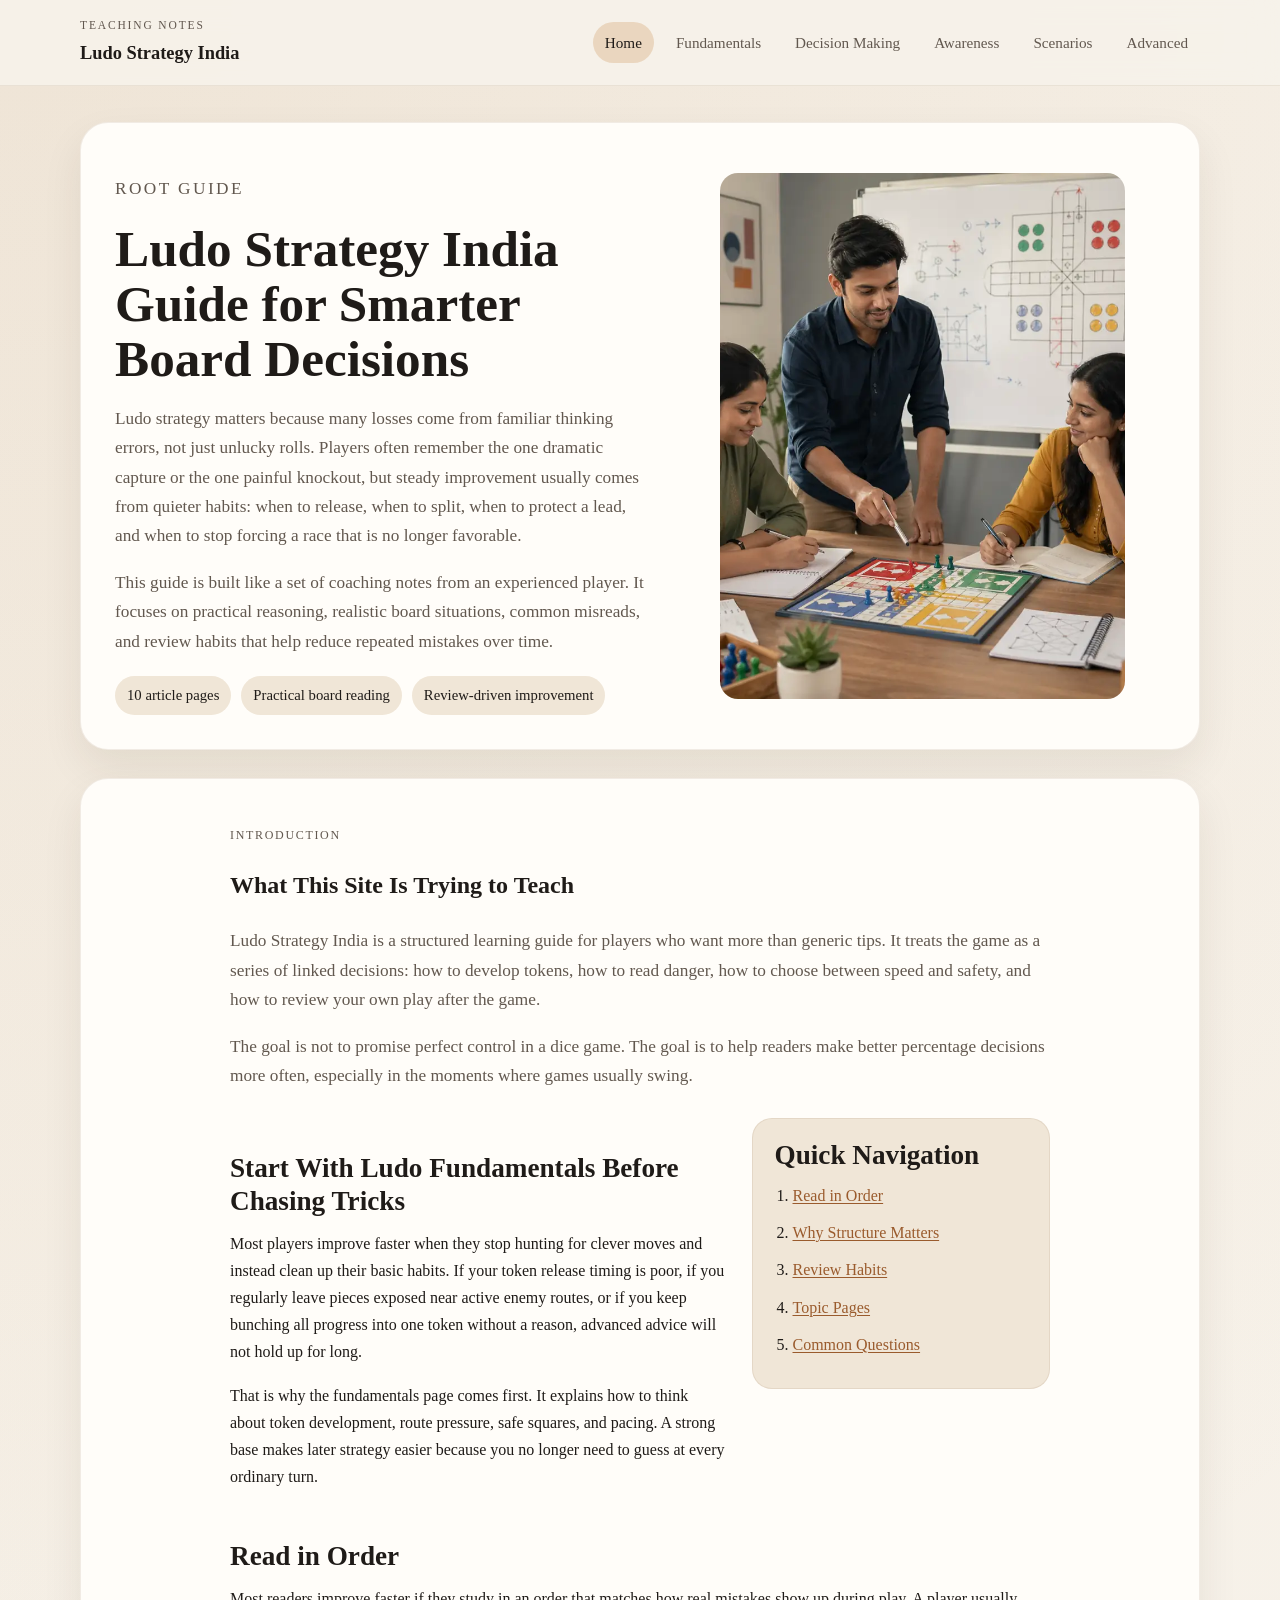
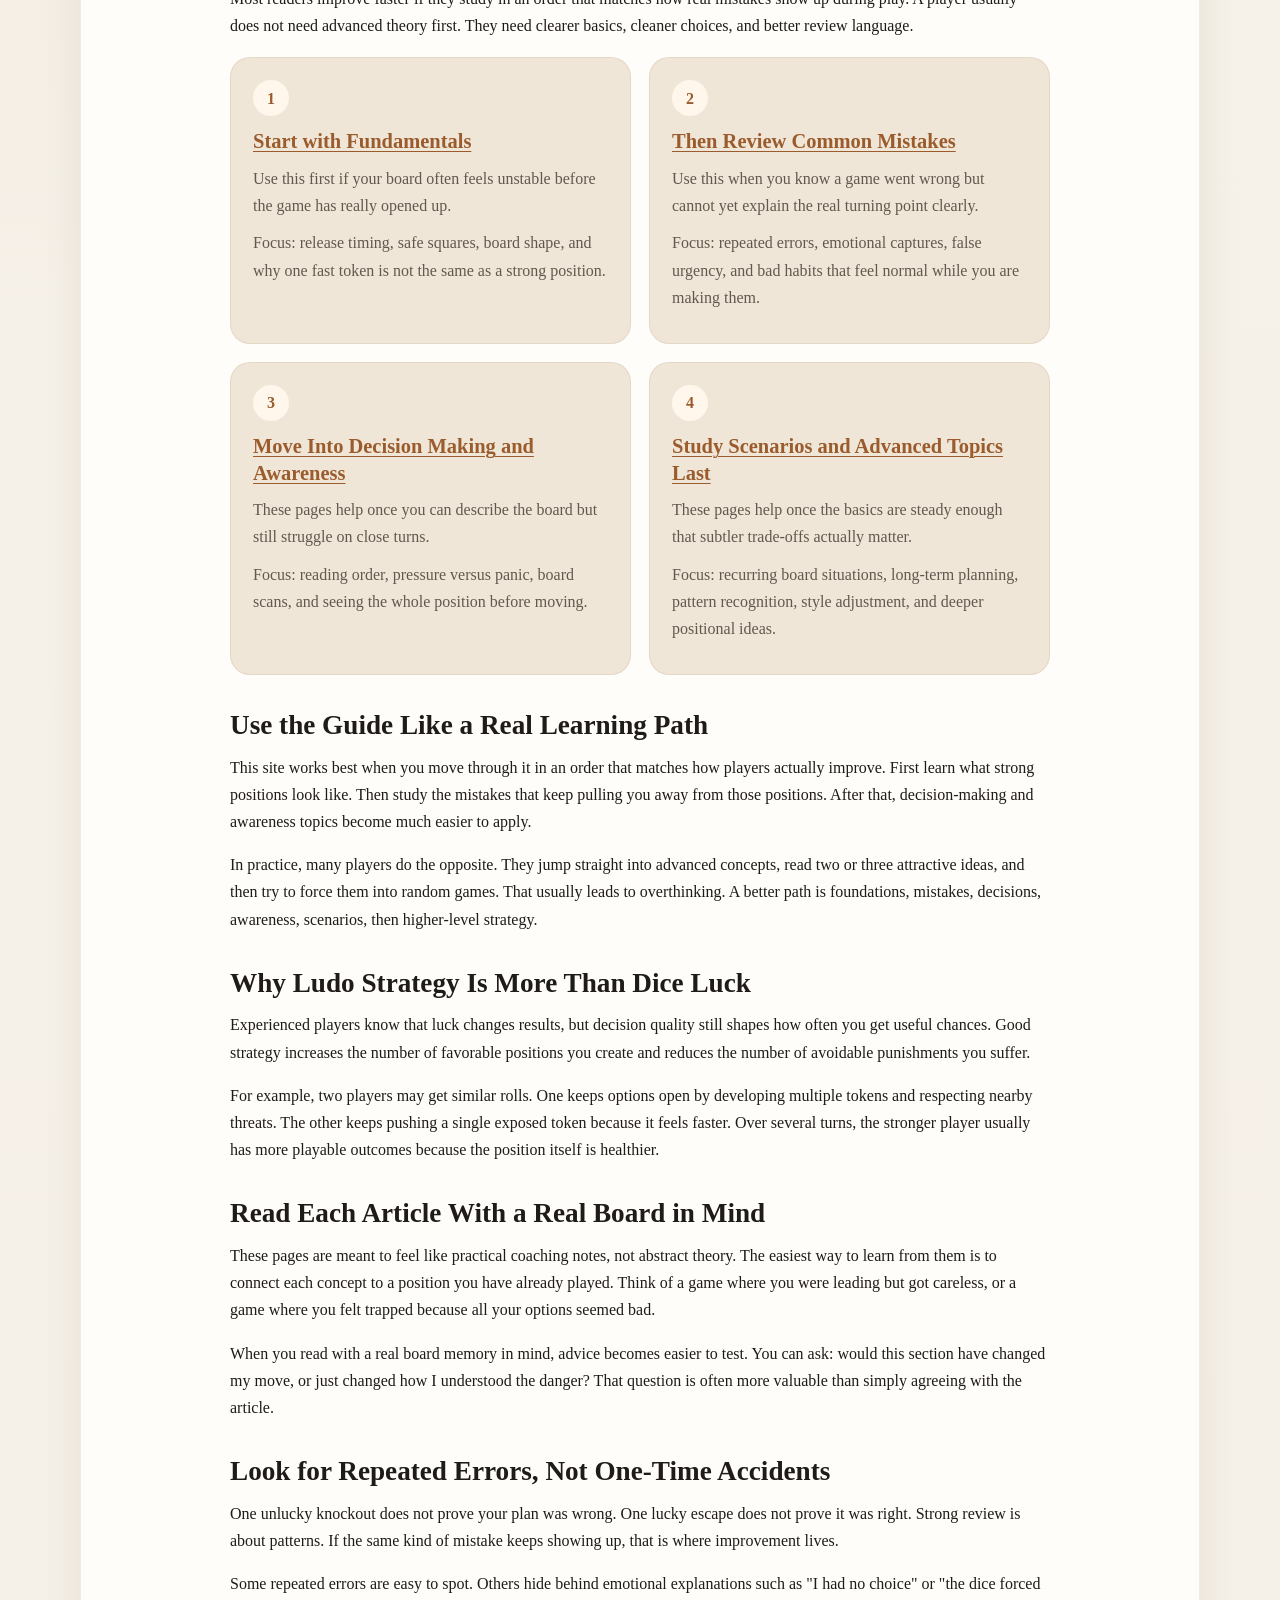
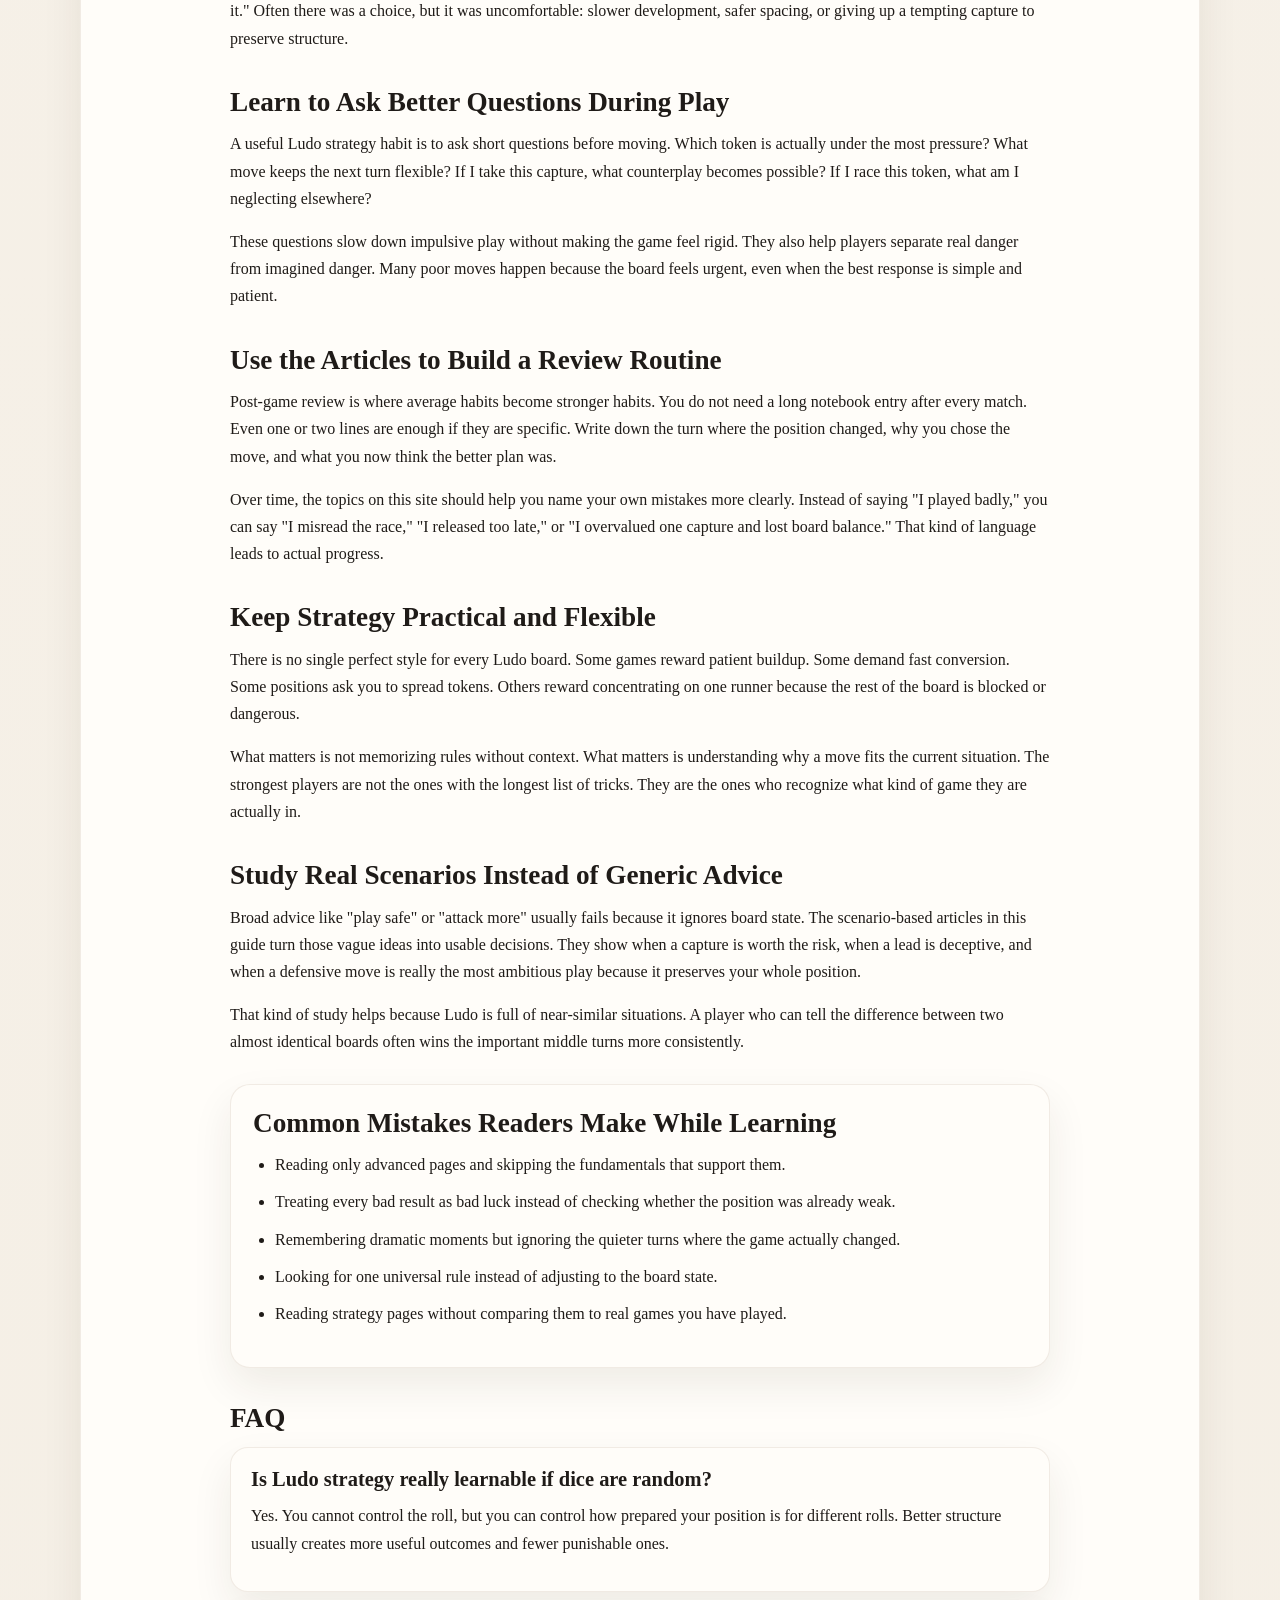
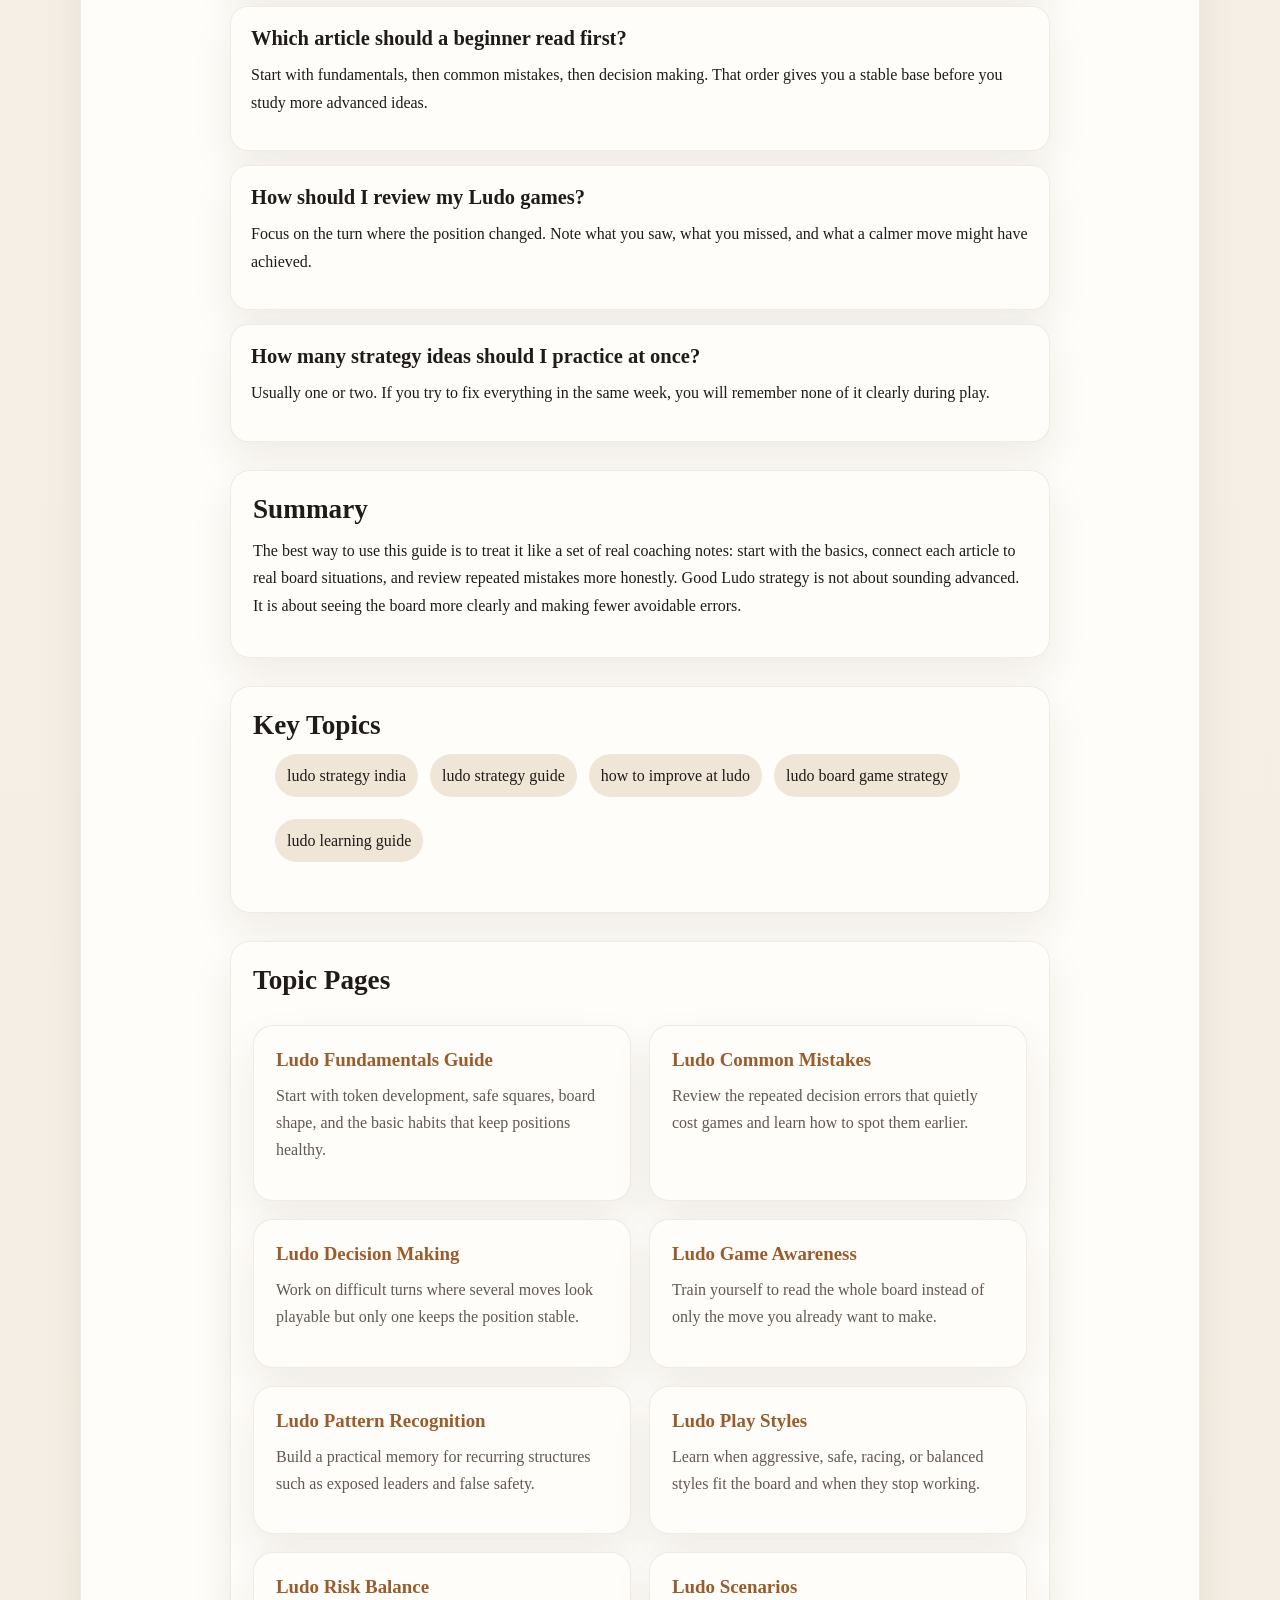
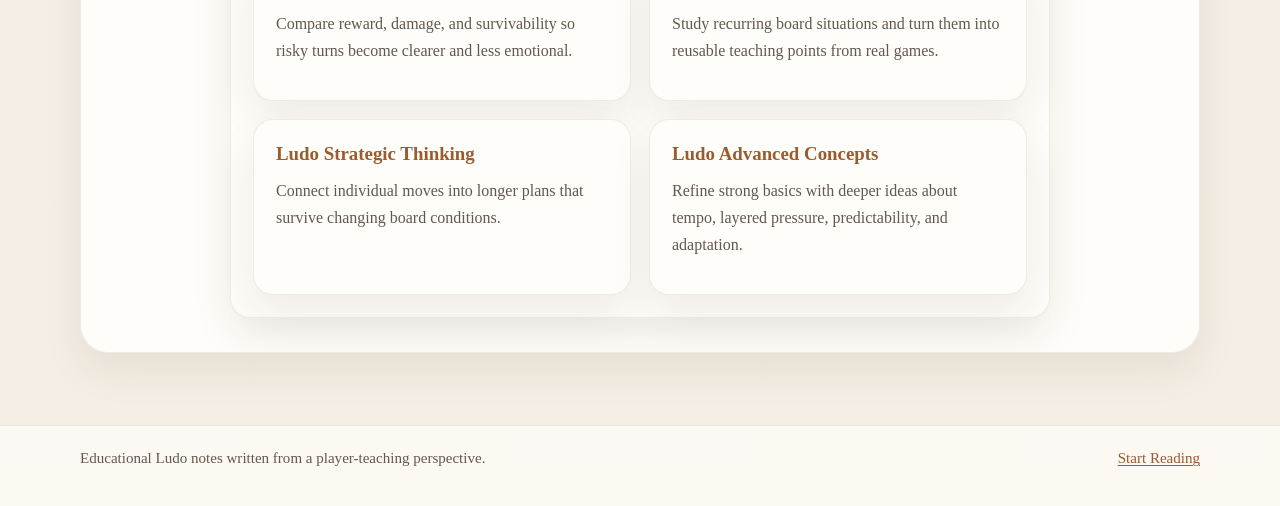
<file: index.html>
<!doctype html>
<html lang="en">
<head>
  <meta charset="utf-8">
  <meta name="viewport" content="width=device-width, initial-scale=1">
  <title>Ludo Strategy India Guide for Smarter Board Decisions</title>
  <meta name="description" content="A practical Ludo strategy guide written like coaching notes from an experienced player, covering fundamentals, mistakes, decision making, awareness, scenarios, and review habits.">
  <link rel="canonical" href="./">
  <link rel="stylesheet" href="./assets/css/index.css">
</head>
<body>
  <div class="site-shell">
    <header class="site-header">
      <div class="site-header__inner">
        <a class="site-brand" href="./index.html">
          <p class="site-brand__eyebrow">Teaching Notes</p>
          <p class="site-brand__name">Ludo Strategy India</p>
        </a>
        <nav class="site-nav" aria-label="Primary">
          <a class="is-active" href="./index.html">Home</a>
          <a href="./fundamentals.html">Fundamentals</a>
          <a href="./decision-making.html">Decision Making</a>
          <a href="./game-awareness.html">Awareness</a>
          <a href="./scenarios.html">Scenarios</a>
          <a href="./advanced-concepts.html">Advanced</a>
        </nav>
      </div>
    </header>

    <main class="page">
      <section class="hero">
        <div class="hero__content">
          <div>
            <p class="hero__eyebrow">Root Guide</p>
            <h1>Ludo Strategy India Guide for Smarter Board Decisions</h1>
            <p class="lede">Ludo strategy matters because many losses come from familiar thinking errors, not just unlucky rolls. Players often remember the one dramatic capture or the one painful knockout, but steady improvement usually comes from quieter habits: when to release, when to split, when to protect a lead, and when to stop forcing a race that is no longer favorable.</p>
            <p class="lede">This guide is built like a set of coaching notes from an experienced player. It focuses on practical reasoning, realistic board situations, common misreads, and review habits that help reduce repeated mistakes over time.</p>
            <div class="hero__meta">
              <span class="pill">10 article pages</span>
              <span class="pill">Practical board reading</span>
              <span class="pill">Review-driven improvement</span>
            </div>
          </div>
          <figure class="hero__media">
            <img src="./assets/images/overview.webp" alt="Ludo strategy study hub with notebook, board diagram, and calm practice setup">
          </figure>
        </div>
      </section>

      <article class="article">
        <div class="article__header">
          <p class="section-label">Introduction</p>
          <h2>What This Site Is Trying to Teach</h2>
          <p class="lede">Ludo Strategy India is a structured learning guide for players who want more than generic tips. It treats the game as a series of linked decisions: how to develop tokens, how to read danger, how to choose between speed and safety, and how to review your own play after the game.</p>
          <p class="lede">The goal is not to promise perfect control in a dice game. The goal is to help readers make better percentage decisions more often, especially in the moments where games usually swing.</p>
        </div>

        <div class="article__body">
          <div class="intro-grid">
            <div>
          <h2>Start With Ludo Fundamentals Before Chasing Tricks</h2>
          <p>Most players improve faster when they stop hunting for clever moves and instead clean up their basic habits. If your token release timing is poor, if you regularly leave pieces exposed near active enemy routes, or if you keep bunching all progress into one token without a reason, advanced advice will not hold up for long.</p>
          <p>That is why the fundamentals page comes first. It explains how to think about token development, route pressure, safe squares, and pacing. A strong base makes later strategy easier because you no longer need to guess at every ordinary turn.</p>
            </div>
            <aside class="toc-panel" aria-label="Homepage guide navigation">
              <h2>Quick Navigation</h2>
              <ol class="toc-list">
                <li><a href="#reading-order">Read in Order</a></li>
                <li><a href="#why-structure-matters">Why Structure Matters</a></li>
                <li><a href="#review-habits">Review Habits</a></li>
                <li><a href="#topic-pages">Topic Pages</a></li>
                <li><a href="#questions">Common Questions</a></li>
              </ol>
            </aside>
          </div>

          <section id="reading-order">
          <h2>Read in Order</h2>
          <p>Most readers improve faster if they study in an order that matches how real mistakes show up during play. A player usually does not need advanced theory first. They need clearer basics, cleaner choices, and better review language.</p>
          <div class="path-grid">
            <article class="path-step">
              <div class="path-step__number">1</div>
              <h3><a href="./fundamentals.html">Start with Fundamentals</a></h3>
              <p>Use this first if your board often feels unstable before the game has really opened up.</p>
              <p>Focus: release timing, safe squares, board shape, and why one fast token is not the same as a strong position.</p>
            </article>
            <article class="path-step">
              <div class="path-step__number">2</div>
              <h3><a href="./common-mistakes.html">Then Review Common Mistakes</a></h3>
              <p>Use this when you know a game went wrong but cannot yet explain the real turning point clearly.</p>
              <p>Focus: repeated errors, emotional captures, false urgency, and bad habits that feel normal while you are making them.</p>
            </article>
            <article class="path-step">
              <div class="path-step__number">3</div>
              <h3><a href="./decision-making.html">Move Into Decision Making and Awareness</a></h3>
              <p>These pages help once you can describe the board but still struggle on close turns.</p>
              <p>Focus: reading order, pressure versus panic, board scans, and seeing the whole position before moving.</p>
            </article>
            <article class="path-step">
              <div class="path-step__number">4</div>
              <h3><a href="./scenarios.html">Study Scenarios and Advanced Topics Last</a></h3>
              <p>These pages help once the basics are steady enough that subtler trade-offs actually matter.</p>
              <p>Focus: recurring board situations, long-term planning, pattern recognition, style adjustment, and deeper positional ideas.</p>
            </article>
          </div>
          </section>

          <section id="why-structure-matters">
          <h2>Use the Guide Like a Real Learning Path</h2>
          <p>This site works best when you move through it in an order that matches how players actually improve. First learn what strong positions look like. Then study the mistakes that keep pulling you away from those positions. After that, decision-making and awareness topics become much easier to apply.</p>
          <p>In practice, many players do the opposite. They jump straight into advanced concepts, read two or three attractive ideas, and then try to force them into random games. That usually leads to overthinking. A better path is foundations, mistakes, decisions, awareness, scenarios, then higher-level strategy.</p>

          <h2>Why Ludo Strategy Is More Than Dice Luck</h2>
          <p>Experienced players know that luck changes results, but decision quality still shapes how often you get useful chances. Good strategy increases the number of favorable positions you create and reduces the number of avoidable punishments you suffer.</p>
          <p>For example, two players may get similar rolls. One keeps options open by developing multiple tokens and respecting nearby threats. The other keeps pushing a single exposed token because it feels faster. Over several turns, the stronger player usually has more playable outcomes because the position itself is healthier.</p>

          <h2>Read Each Article With a Real Board in Mind</h2>
          <p>These pages are meant to feel like practical coaching notes, not abstract theory. The easiest way to learn from them is to connect each concept to a position you have already played. Think of a game where you were leading but got careless, or a game where you felt trapped because all your options seemed bad.</p>
          <p>When you read with a real board memory in mind, advice becomes easier to test. You can ask: would this section have changed my move, or just changed how I understood the danger? That question is often more valuable than simply agreeing with the article.</p>
          </section>

          <section id="review-habits">
          <h2>Look for Repeated Errors, Not One-Time Accidents</h2>
          <p>One unlucky knockout does not prove your plan was wrong. One lucky escape does not prove it was right. Strong review is about patterns. If the same kind of mistake keeps showing up, that is where improvement lives.</p>
          <p>Some repeated errors are easy to spot. Others hide behind emotional explanations such as "I had no choice" or "the dice forced it." Often there was a choice, but it was uncomfortable: slower development, safer spacing, or giving up a tempting capture to preserve structure.</p>

          <h2>Learn to Ask Better Questions During Play</h2>
          <p>A useful Ludo strategy habit is to ask short questions before moving. Which token is actually under the most pressure? What move keeps the next turn flexible? If I take this capture, what counterplay becomes possible? If I race this token, what am I neglecting elsewhere?</p>
          <p>These questions slow down impulsive play without making the game feel rigid. They also help players separate real danger from imagined danger. Many poor moves happen because the board feels urgent, even when the best response is simple and patient.</p>

          <h2>Use the Articles to Build a Review Routine</h2>
          <p>Post-game review is where average habits become stronger habits. You do not need a long notebook entry after every match. Even one or two lines are enough if they are specific. Write down the turn where the position changed, why you chose the move, and what you now think the better plan was.</p>
          <p>Over time, the topics on this site should help you name your own mistakes more clearly. Instead of saying "I played badly," you can say "I misread the race," "I released too late," or "I overvalued one capture and lost board balance." That kind of language leads to actual progress.</p>

          <h2>Keep Strategy Practical and Flexible</h2>
          <p>There is no single perfect style for every Ludo board. Some games reward patient buildup. Some demand fast conversion. Some positions ask you to spread tokens. Others reward concentrating on one runner because the rest of the board is blocked or dangerous.</p>
          <p>What matters is not memorizing rules without context. What matters is understanding why a move fits the current situation. The strongest players are not the ones with the longest list of tricks. They are the ones who recognize what kind of game they are actually in.</p>

          <h2>Study Real Scenarios Instead of Generic Advice</h2>
          <p>Broad advice like "play safe" or "attack more" usually fails because it ignores board state. The scenario-based articles in this guide turn those vague ideas into usable decisions. They show when a capture is worth the risk, when a lead is deceptive, and when a defensive move is really the most ambitious play because it preserves your whole position.</p>
          <p>That kind of study helps because Ludo is full of near-similar situations. A player who can tell the difference between two almost identical boards often wins the important middle turns more consistently.</p>
          </section>

          <div class="note-box">
            <h2>Common Mistakes Readers Make While Learning</h2>
            <ul>
              <li>Reading only advanced pages and skipping the fundamentals that support them.</li>
              <li>Treating every bad result as bad luck instead of checking whether the position was already weak.</li>
              <li>Remembering dramatic moments but ignoring the quieter turns where the game actually changed.</li>
              <li>Looking for one universal rule instead of adjusting to the board state.</li>
              <li>Reading strategy pages without comparing them to real games you have played.</li>
            </ul>
          </div>

          <section id="questions">
          <h2>FAQ</h2>
          <div class="faq-item">
            <h3>Is Ludo strategy really learnable if dice are random?</h3>
            <p>Yes. You cannot control the roll, but you can control how prepared your position is for different rolls. Better structure usually creates more useful outcomes and fewer punishable ones.</p>
          </div>
          <div class="faq-item">
            <h3>Which article should a beginner read first?</h3>
            <p>Start with fundamentals, then common mistakes, then decision making. That order gives you a stable base before you study more advanced ideas.</p>
          </div>
          <div class="faq-item">
            <h3>How should I review my Ludo games?</h3>
            <p>Focus on the turn where the position changed. Note what you saw, what you missed, and what a calmer move might have achieved.</p>
          </div>
          <div class="faq-item">
            <h3>How many strategy ideas should I practice at once?</h3>
            <p>Usually one or two. If you try to fix everything in the same week, you will remember none of it clearly during play.</p>
          </div>
          </section>

          <div class="note-box">
            <h2>Summary</h2>
            <p>The best way to use this guide is to treat it like a set of real coaching notes: start with the basics, connect each article to real board situations, and review repeated mistakes more honestly. Good Ludo strategy is not about sounding advanced. It is about seeing the board more clearly and making fewer avoidable errors.</p>
          </div>

          <div class="keywords">
            <h2>Key Topics</h2>
            <ul class="keywords-list">
              <li>ludo strategy india</li>
              <li>ludo strategy guide</li>
              <li>how to improve at ludo</li>
              <li>ludo board game strategy</li>
              <li>ludo learning guide</li>
            </ul>
          </div>

          <section id="topic-pages" class="related-block">
            <h2>Topic Pages</h2>
            <div class="topic-grid">
              <article class="card">
                <h3><a href="./fundamentals.html">Ludo Fundamentals Guide</a></h3>
                <p>Start with token development, safe squares, board shape, and the basic habits that keep positions healthy.</p>
              </article>
              <article class="card">
                <h3><a href="./common-mistakes.html">Ludo Common Mistakes</a></h3>
                <p>Review the repeated decision errors that quietly cost games and learn how to spot them earlier.</p>
              </article>
              <article class="card">
                <h3><a href="./decision-making.html">Ludo Decision Making</a></h3>
                <p>Work on difficult turns where several moves look playable but only one keeps the position stable.</p>
              </article>
              <article class="card">
                <h3><a href="./game-awareness.html">Ludo Game Awareness</a></h3>
                <p>Train yourself to read the whole board instead of only the move you already want to make.</p>
              </article>
              <article class="card">
                <h3><a href="./pattern-recognition.html">Ludo Pattern Recognition</a></h3>
                <p>Build a practical memory for recurring structures such as exposed leaders and false safety.</p>
              </article>
              <article class="card">
                <h3><a href="./play-styles.html">Ludo Play Styles</a></h3>
                <p>Learn when aggressive, safe, racing, or balanced styles fit the board and when they stop working.</p>
              </article>
              <article class="card">
                <h3><a href="./risk-balance.html">Ludo Risk Balance</a></h3>
                <p>Compare reward, damage, and survivability so risky turns become clearer and less emotional.</p>
              </article>
              <article class="card">
                <h3><a href="./scenarios.html">Ludo Scenarios</a></h3>
                <p>Study recurring board situations and turn them into reusable teaching points from real games.</p>
              </article>
              <article class="card">
                <h3><a href="./strategic-thinking.html">Ludo Strategic Thinking</a></h3>
                <p>Connect individual moves into longer plans that survive changing board conditions.</p>
              </article>
              <article class="card">
                <h3><a href="./advanced-concepts.html">Ludo Advanced Concepts</a></h3>
                <p>Refine strong basics with deeper ideas about tempo, layered pressure, predictability, and adaptation.</p>
              </article>
            </div>
          </section>
        </div>
      </article>
    </main>

    <footer class="site-footer">
      <div class="site-footer__inner">
        <div>Educational Ludo notes written from a player-teaching perspective.</div>
        <div><a href="./fundamentals.html">Start Reading</a></div>
      </div>
    </footer>
  </div>
</body>
</html>
</file>
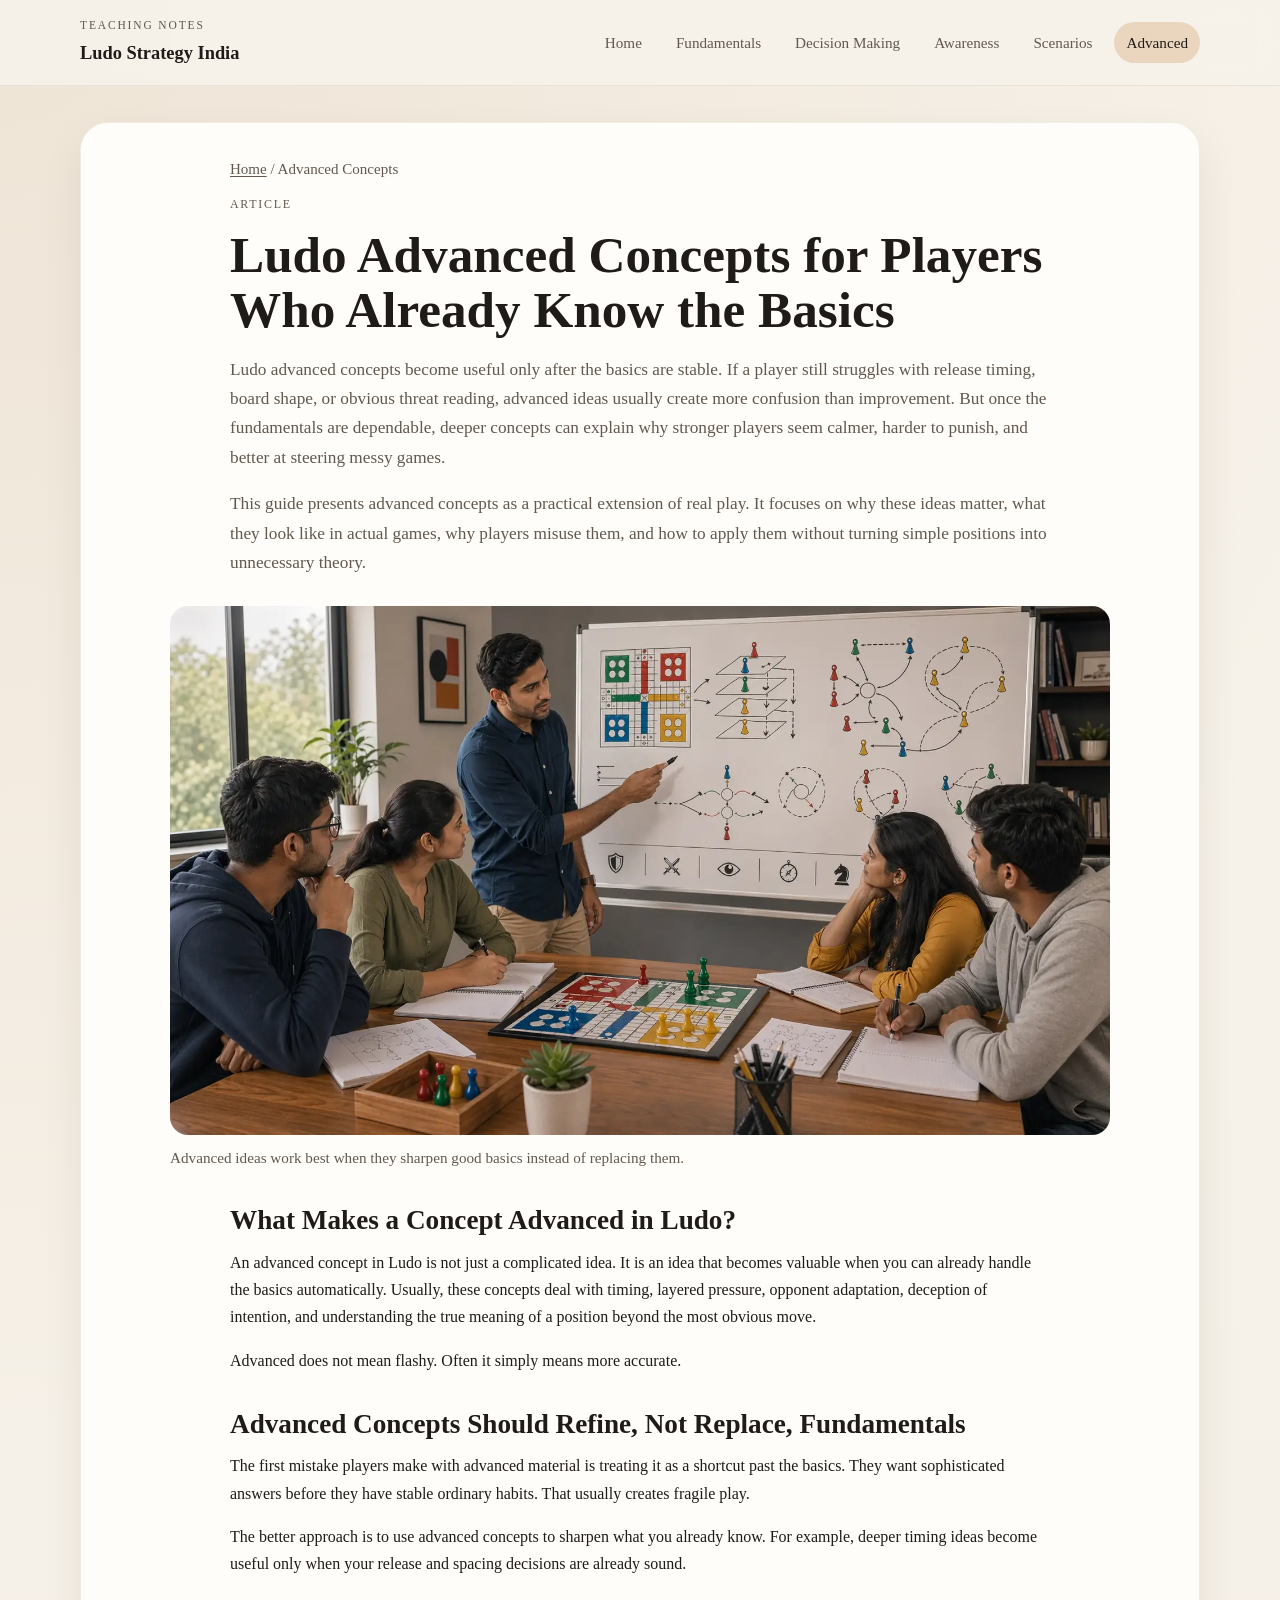
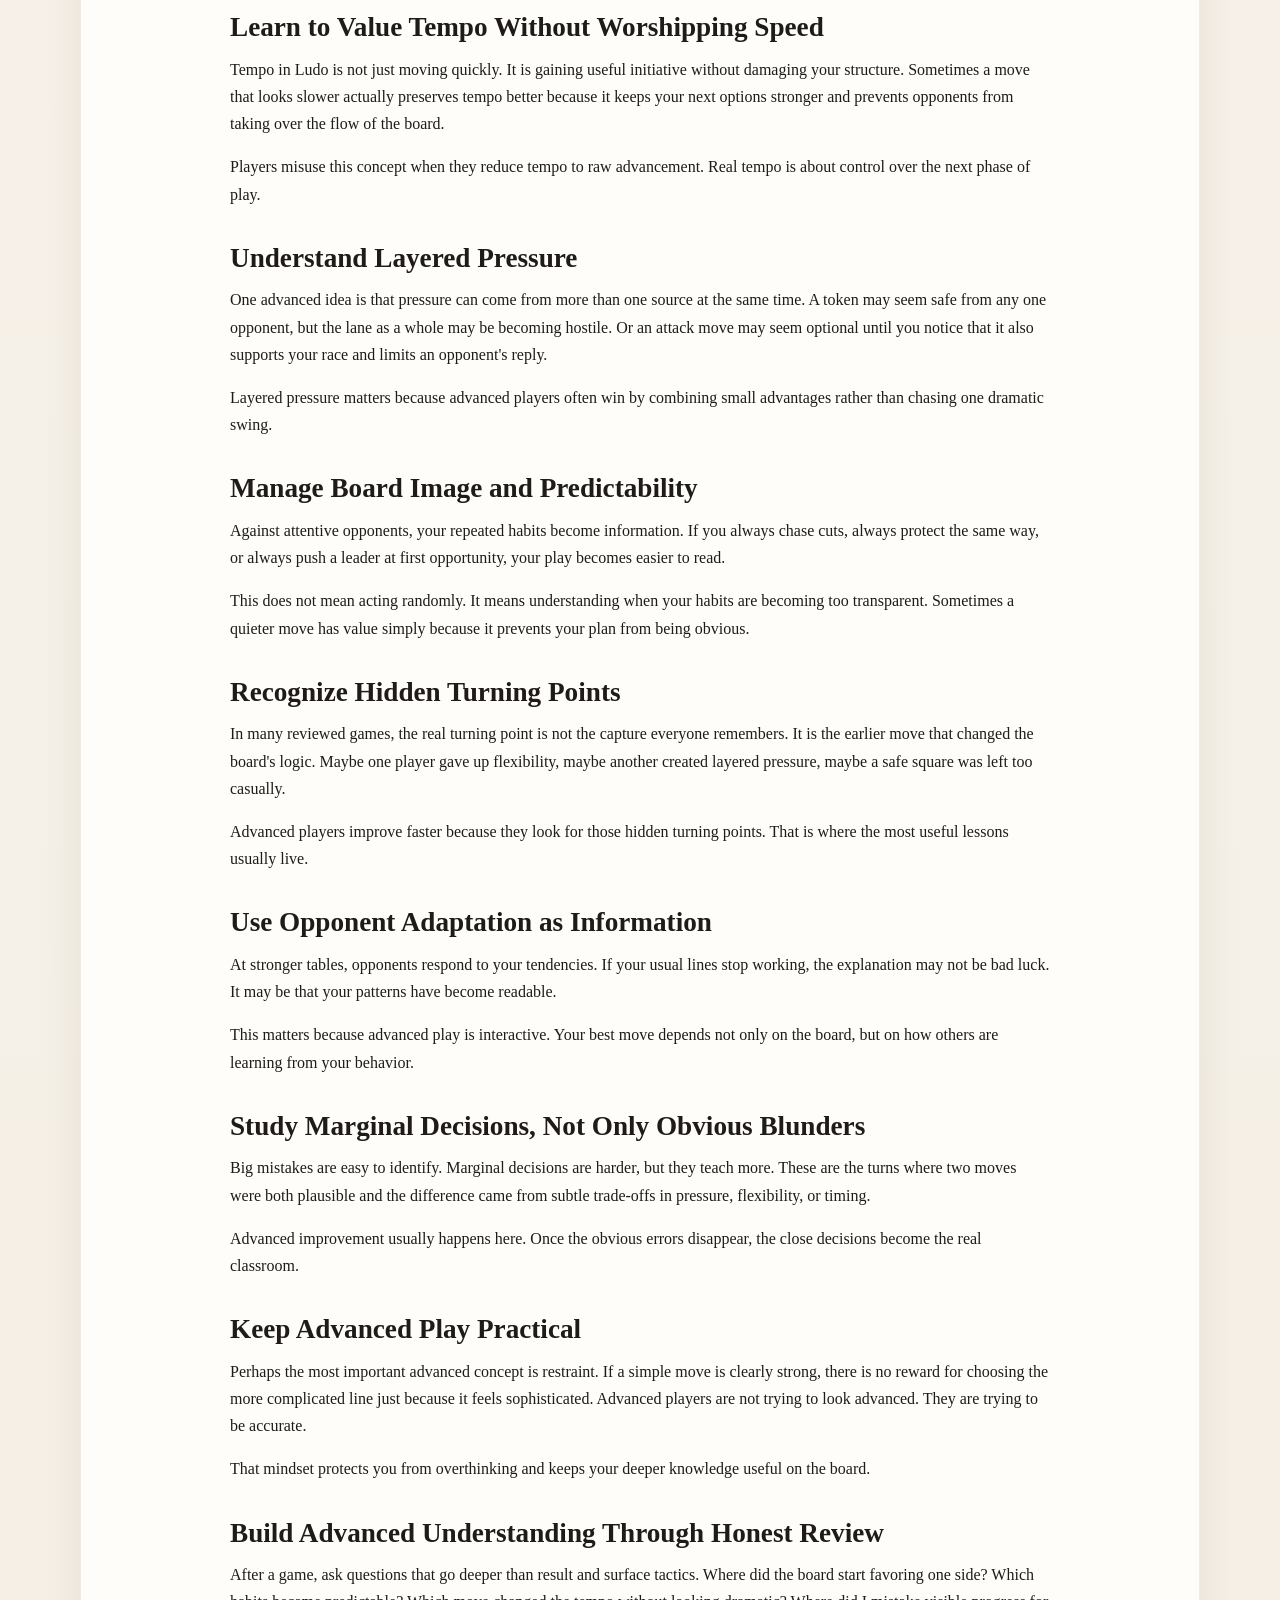
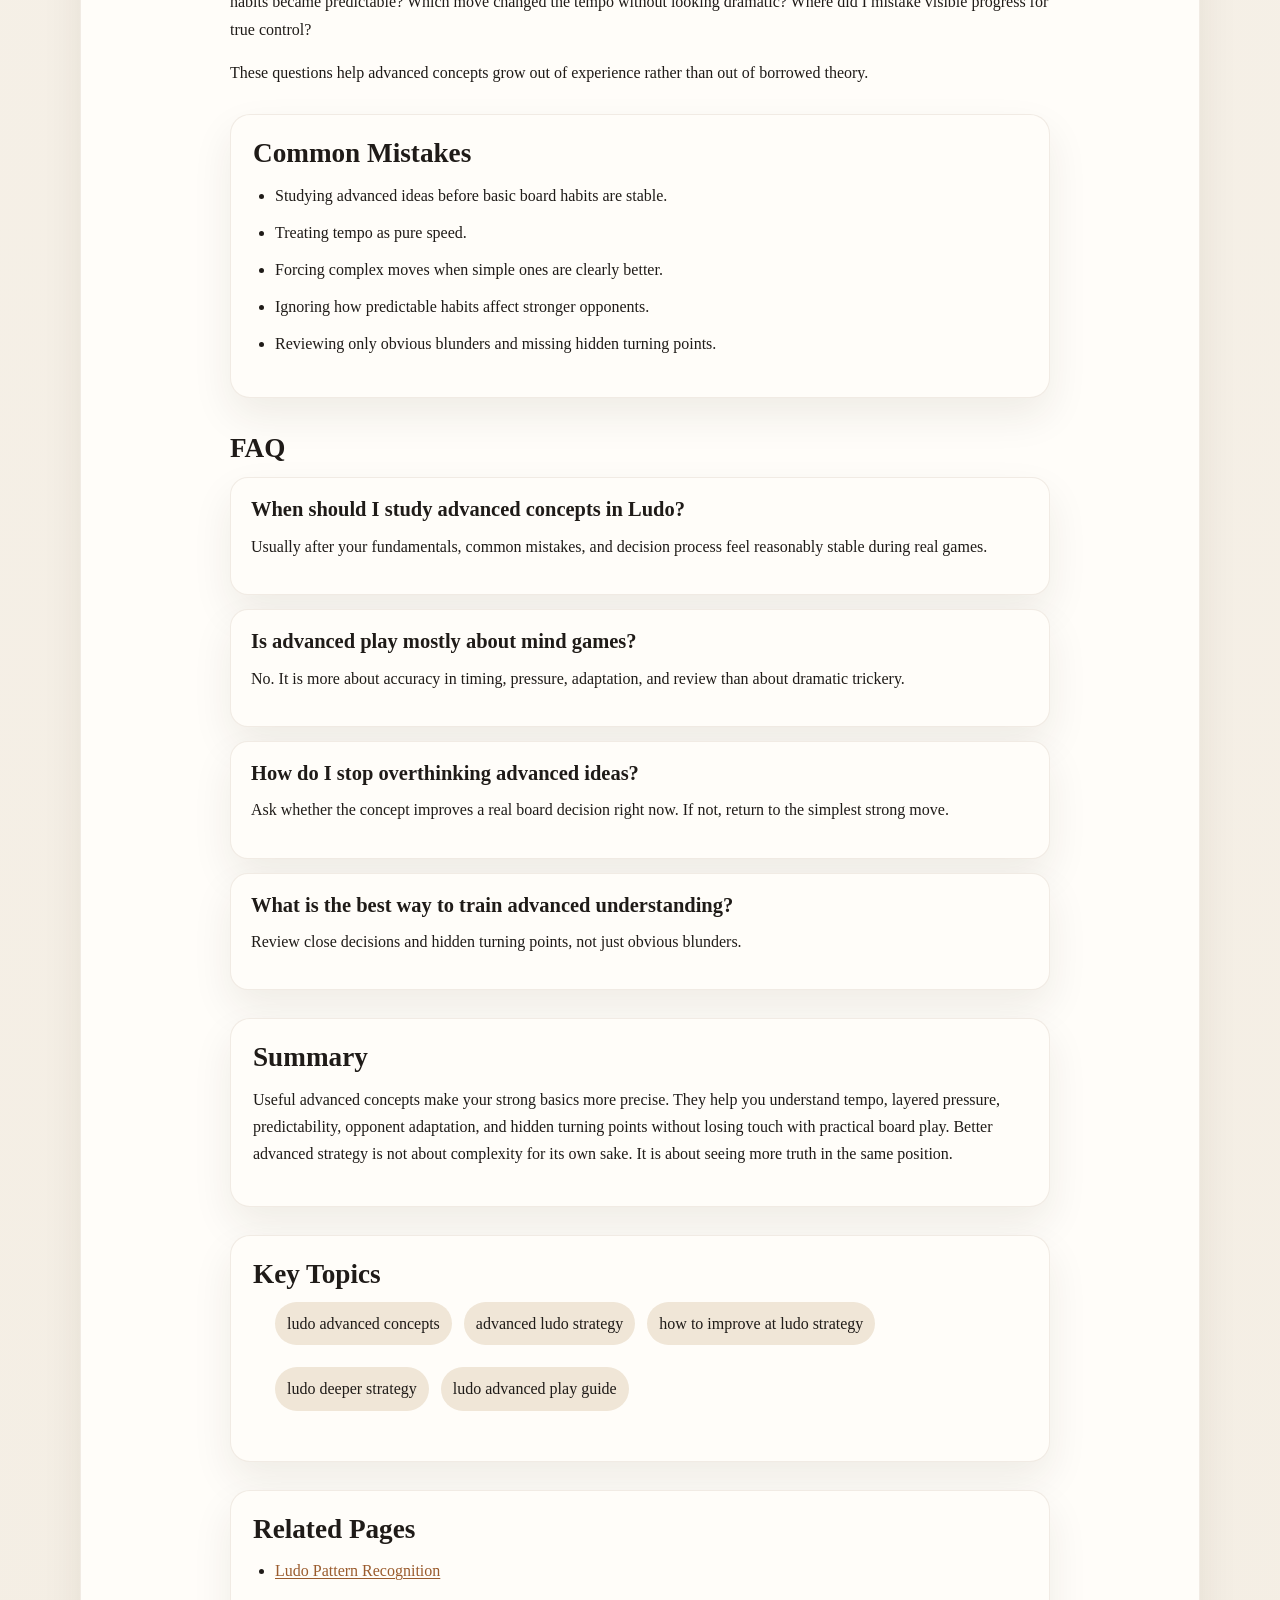
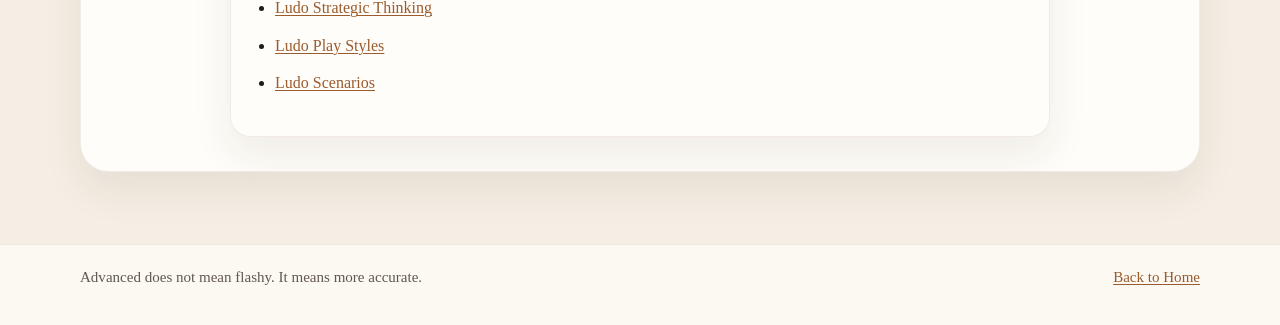
<file: advanced-concepts.html>
<!doctype html>
<html lang="en"><head><meta charset="utf-8"><meta name="viewport" content="width=device-width, initial-scale=1"><title>Ludo Advanced Concepts for Players Who Already Know the Basics</title><meta name="description" content="A practical guide to advanced Ludo concepts such as tempo, layered pressure, predictability, opponent adaptation, and hidden turning points."><link rel="canonical" href="./advanced-concepts.html"><link rel="stylesheet" href="./assets/css/index.css"></head><body><div class="site-shell"><header class="site-header"><div class="site-header__inner"><a class="site-brand" href="./index.html"><p class="site-brand__eyebrow">Teaching Notes</p><p class="site-brand__name">Ludo Strategy India</p></a><nav class="site-nav" aria-label="Primary"><a href="./index.html">Home</a><a href="./fundamentals.html">Fundamentals</a><a href="./decision-making.html">Decision Making</a><a href="./game-awareness.html">Awareness</a><a href="./scenarios.html">Scenarios</a><a class="is-active" href="./advanced-concepts.html">Advanced</a></nav></div></header><main class="page"><article class="article"><div class="article__header"><div class="breadcrumbs"><a href="./index.html">Home</a> / Advanced Concepts</div><p class="section-label">Article</p><h1>Ludo Advanced Concepts for Players Who Already Know the Basics</h1><p class="lede">Ludo advanced concepts become useful only after the basics are stable. If a player still struggles with release timing, board shape, or obvious threat reading, advanced ideas usually create more confusion than improvement. But once the fundamentals are dependable, deeper concepts can explain why stronger players seem calmer, harder to punish, and better at steering messy games.</p><p class="lede">This guide presents advanced concepts as a practical extension of real play. It focuses on why these ideas matter, what they look like in actual games, why players misuse them, and how to apply them without turning simple positions into unnecessary theory.</p></div><figure class="figure-block"><img src="./assets/images/advanced-concepts.webp" alt="Ludo advanced study desk with board analysis, notebook, and quiet coaching atmosphere"><figcaption>Advanced ideas work best when they sharpen good basics instead of replacing them.</figcaption></figure><div class="article__body"><h2>What Makes a Concept Advanced in Ludo?</h2><p>An advanced concept in Ludo is not just a complicated idea. It is an idea that becomes valuable when you can already handle the basics automatically. Usually, these concepts deal with timing, layered pressure, opponent adaptation, deception of intention, and understanding the true meaning of a position beyond the most obvious move.</p><p>Advanced does not mean flashy. Often it simply means more accurate.</p><h2>Advanced Concepts Should Refine, Not Replace, Fundamentals</h2><p>The first mistake players make with advanced material is treating it as a shortcut past the basics. They want sophisticated answers before they have stable ordinary habits. That usually creates fragile play.</p><p>The better approach is to use advanced concepts to sharpen what you already know. For example, deeper timing ideas become useful only when your release and spacing decisions are already sound.</p><h2>Learn to Value Tempo Without Worshipping Speed</h2><p>Tempo in Ludo is not just moving quickly. It is gaining useful initiative without damaging your structure. Sometimes a move that looks slower actually preserves tempo better because it keeps your next options stronger and prevents opponents from taking over the flow of the board.</p><p>Players misuse this concept when they reduce tempo to raw advancement. Real tempo is about control over the next phase of play.</p><h2>Understand Layered Pressure</h2><p>One advanced idea is that pressure can come from more than one source at the same time. A token may seem safe from any one opponent, but the lane as a whole may be becoming hostile. Or an attack move may seem optional until you notice that it also supports your race and limits an opponent's reply.</p><p>Layered pressure matters because advanced players often win by combining small advantages rather than chasing one dramatic swing.</p><h2>Manage Board Image and Predictability</h2><p>Against attentive opponents, your repeated habits become information. If you always chase cuts, always protect the same way, or always push a leader at first opportunity, your play becomes easier to read.</p><p>This does not mean acting randomly. It means understanding when your habits are becoming too transparent. Sometimes a quieter move has value simply because it prevents your plan from being obvious.</p><h2>Recognize Hidden Turning Points</h2><p>In many reviewed games, the real turning point is not the capture everyone remembers. It is the earlier move that changed the board's logic. Maybe one player gave up flexibility, maybe another created layered pressure, maybe a safe square was left too casually.</p><p>Advanced players improve faster because they look for those hidden turning points. That is where the most useful lessons usually live.</p><h2>Use Opponent Adaptation as Information</h2><p>At stronger tables, opponents respond to your tendencies. If your usual lines stop working, the explanation may not be bad luck. It may be that your patterns have become readable.</p><p>This matters because advanced play is interactive. Your best move depends not only on the board, but on how others are learning from your behavior.</p><h2>Study Marginal Decisions, Not Only Obvious Blunders</h2><p>Big mistakes are easy to identify. Marginal decisions are harder, but they teach more. These are the turns where two moves were both plausible and the difference came from subtle trade-offs in pressure, flexibility, or timing.</p><p>Advanced improvement usually happens here. Once the obvious errors disappear, the close decisions become the real classroom.</p><h2>Keep Advanced Play Practical</h2><p>Perhaps the most important advanced concept is restraint. If a simple move is clearly strong, there is no reward for choosing the more complicated line just because it feels sophisticated. Advanced players are not trying to look advanced. They are trying to be accurate.</p><p>That mindset protects you from overthinking and keeps your deeper knowledge useful on the board.</p><h2>Build Advanced Understanding Through Honest Review</h2><p>After a game, ask questions that go deeper than result and surface tactics. Where did the board start favoring one side? Which habits became predictable? Which move changed the tempo without looking dramatic? Where did I mistake visible progress for true control?</p><p>These questions help advanced concepts grow out of experience rather than out of borrowed theory.</p><div class="note-box"><h2>Common Mistakes</h2><ul><li>Studying advanced ideas before basic board habits are stable.</li><li>Treating tempo as pure speed.</li><li>Forcing complex moves when simple ones are clearly better.</li><li>Ignoring how predictable habits affect stronger opponents.</li><li>Reviewing only obvious blunders and missing hidden turning points.</li></ul></div><h2>FAQ</h2><div class="faq-item"><h3>When should I study advanced concepts in Ludo?</h3><p>Usually after your fundamentals, common mistakes, and decision process feel reasonably stable during real games.</p></div><div class="faq-item"><h3>Is advanced play mostly about mind games?</h3><p>No. It is more about accuracy in timing, pressure, adaptation, and review than about dramatic trickery.</p></div><div class="faq-item"><h3>How do I stop overthinking advanced ideas?</h3><p>Ask whether the concept improves a real board decision right now. If not, return to the simplest strong move.</p></div><div class="faq-item"><h3>What is the best way to train advanced understanding?</h3><p>Review close decisions and hidden turning points, not just obvious blunders.</p></div><div class="note-box"><h2>Summary</h2><p>Useful advanced concepts make your strong basics more precise. They help you understand tempo, layered pressure, predictability, opponent adaptation, and hidden turning points without losing touch with practical board play. Better advanced strategy is not about complexity for its own sake. It is about seeing more truth in the same position.</p></div><div class="keywords"><h2>Key Topics</h2><ul class="keywords-list"><li>ludo advanced concepts</li><li>advanced ludo strategy</li><li>how to improve at ludo strategy</li><li>ludo deeper strategy</li><li>ludo advanced play guide</li></ul></div><section class="related-block"><h2>Related Pages</h2><ul><li><a href="./pattern-recognition.html">Ludo Pattern Recognition</a></li><li><a href="./strategic-thinking.html">Ludo Strategic Thinking</a></li><li><a href="./play-styles.html">Ludo Play Styles</a></li><li><a href="./scenarios.html">Ludo Scenarios</a></li></ul></section></div></article></main><footer class="site-footer"><div class="site-footer__inner"><div>Advanced does not mean flashy. It means more accurate.</div><div><a href="./index.html">Back to Home</a></div></div></footer></div></body></html>
</file>
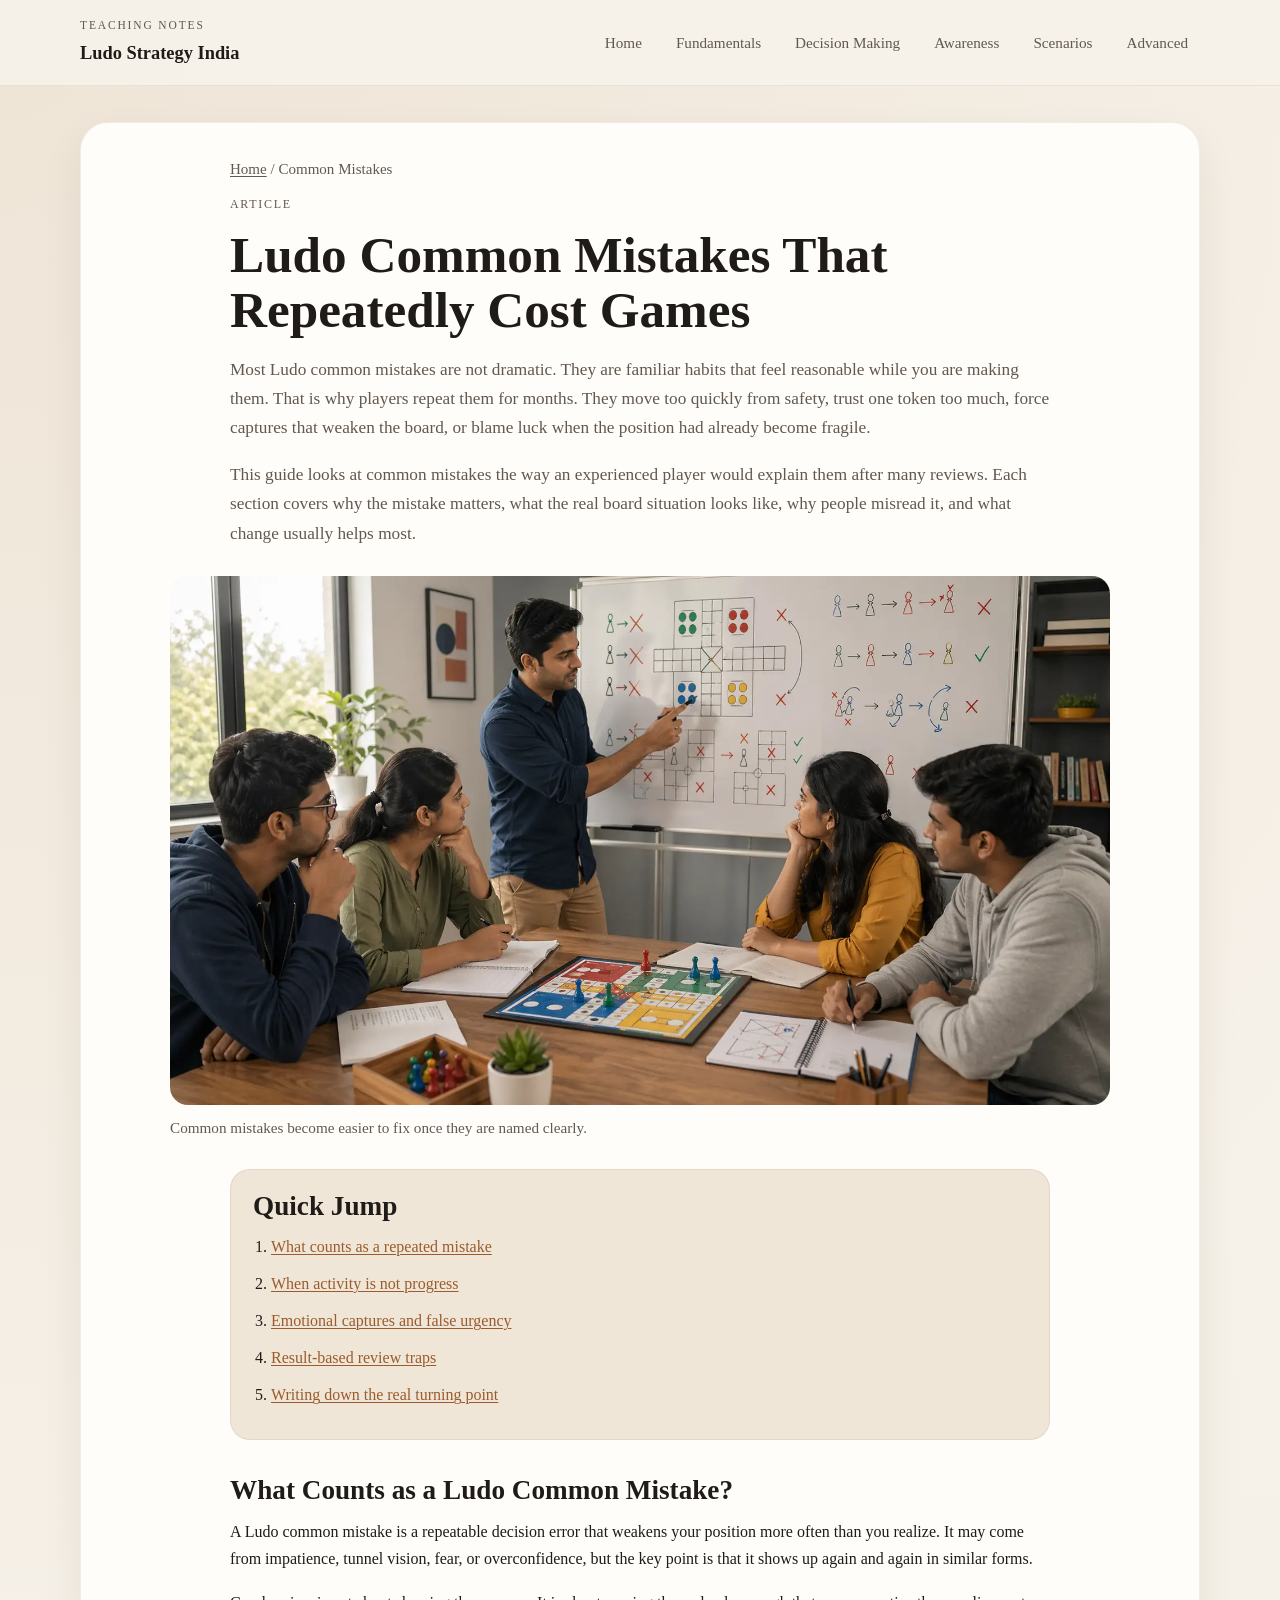
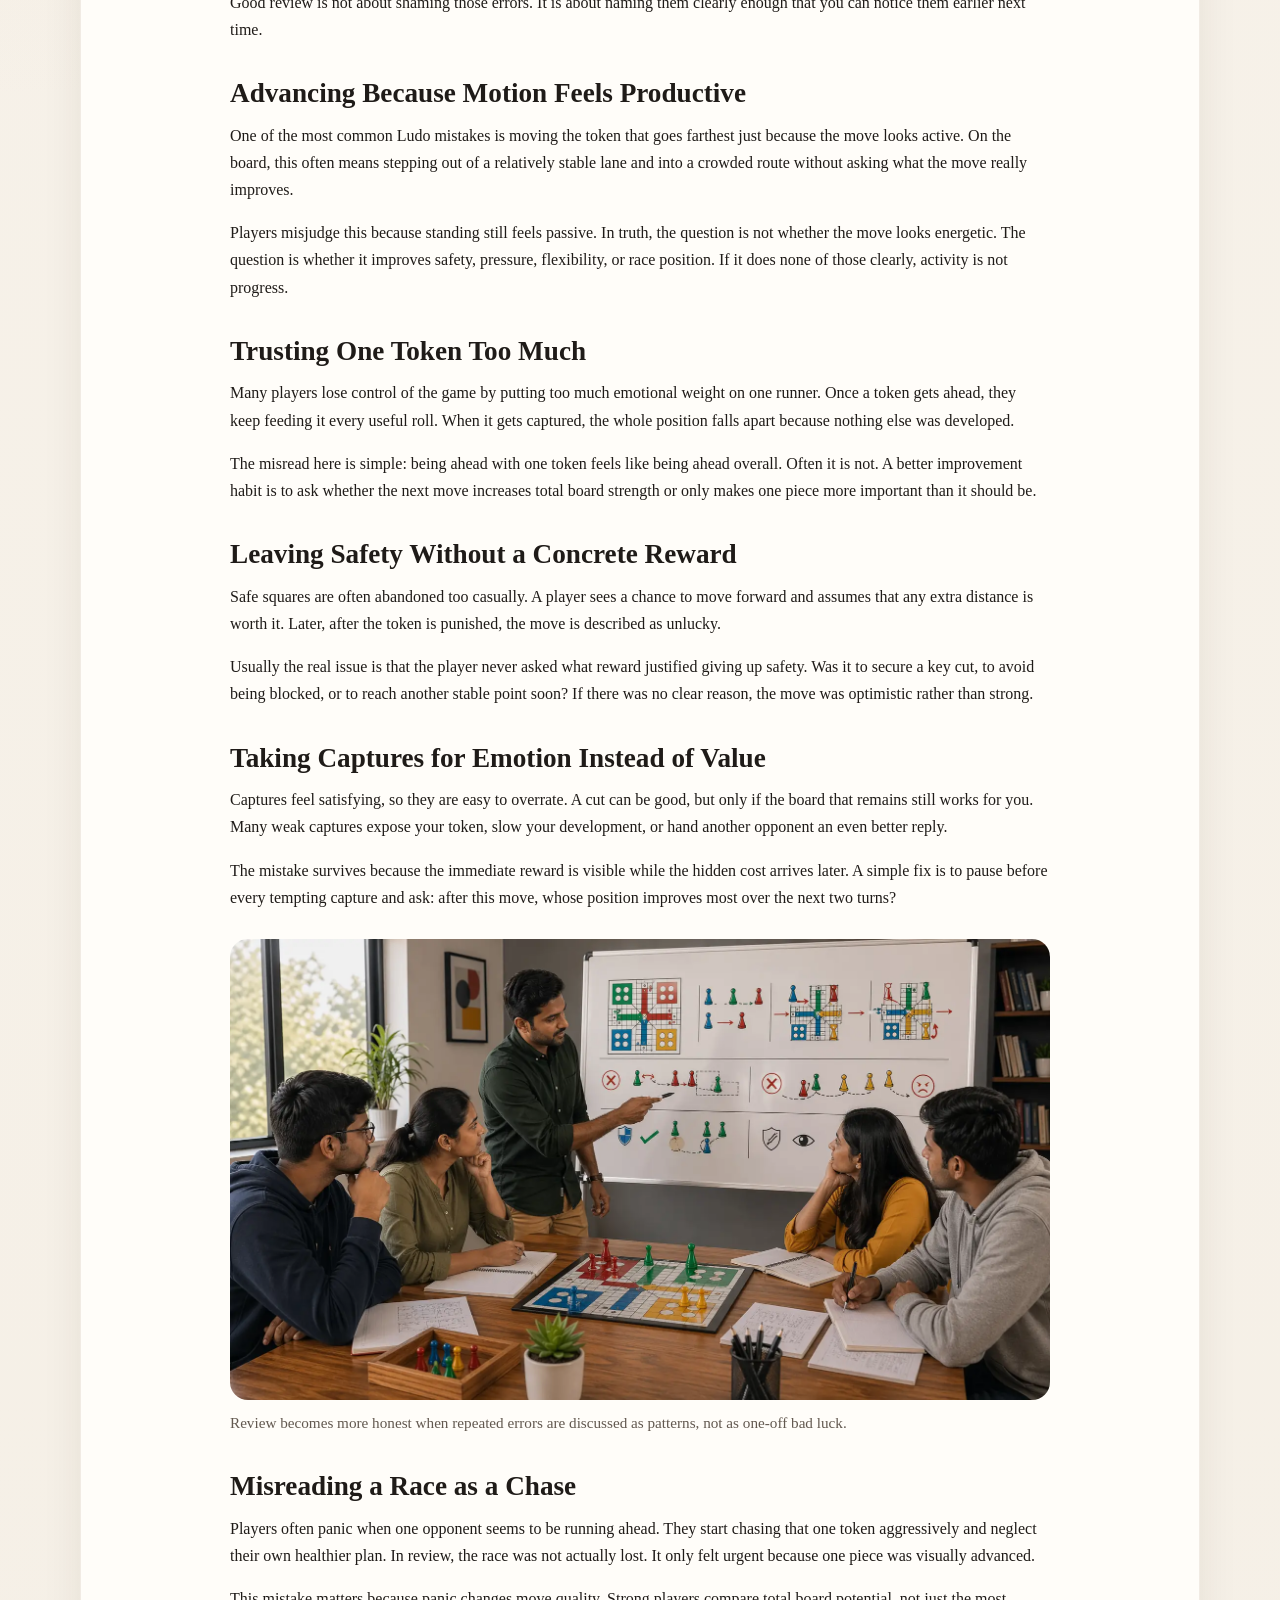
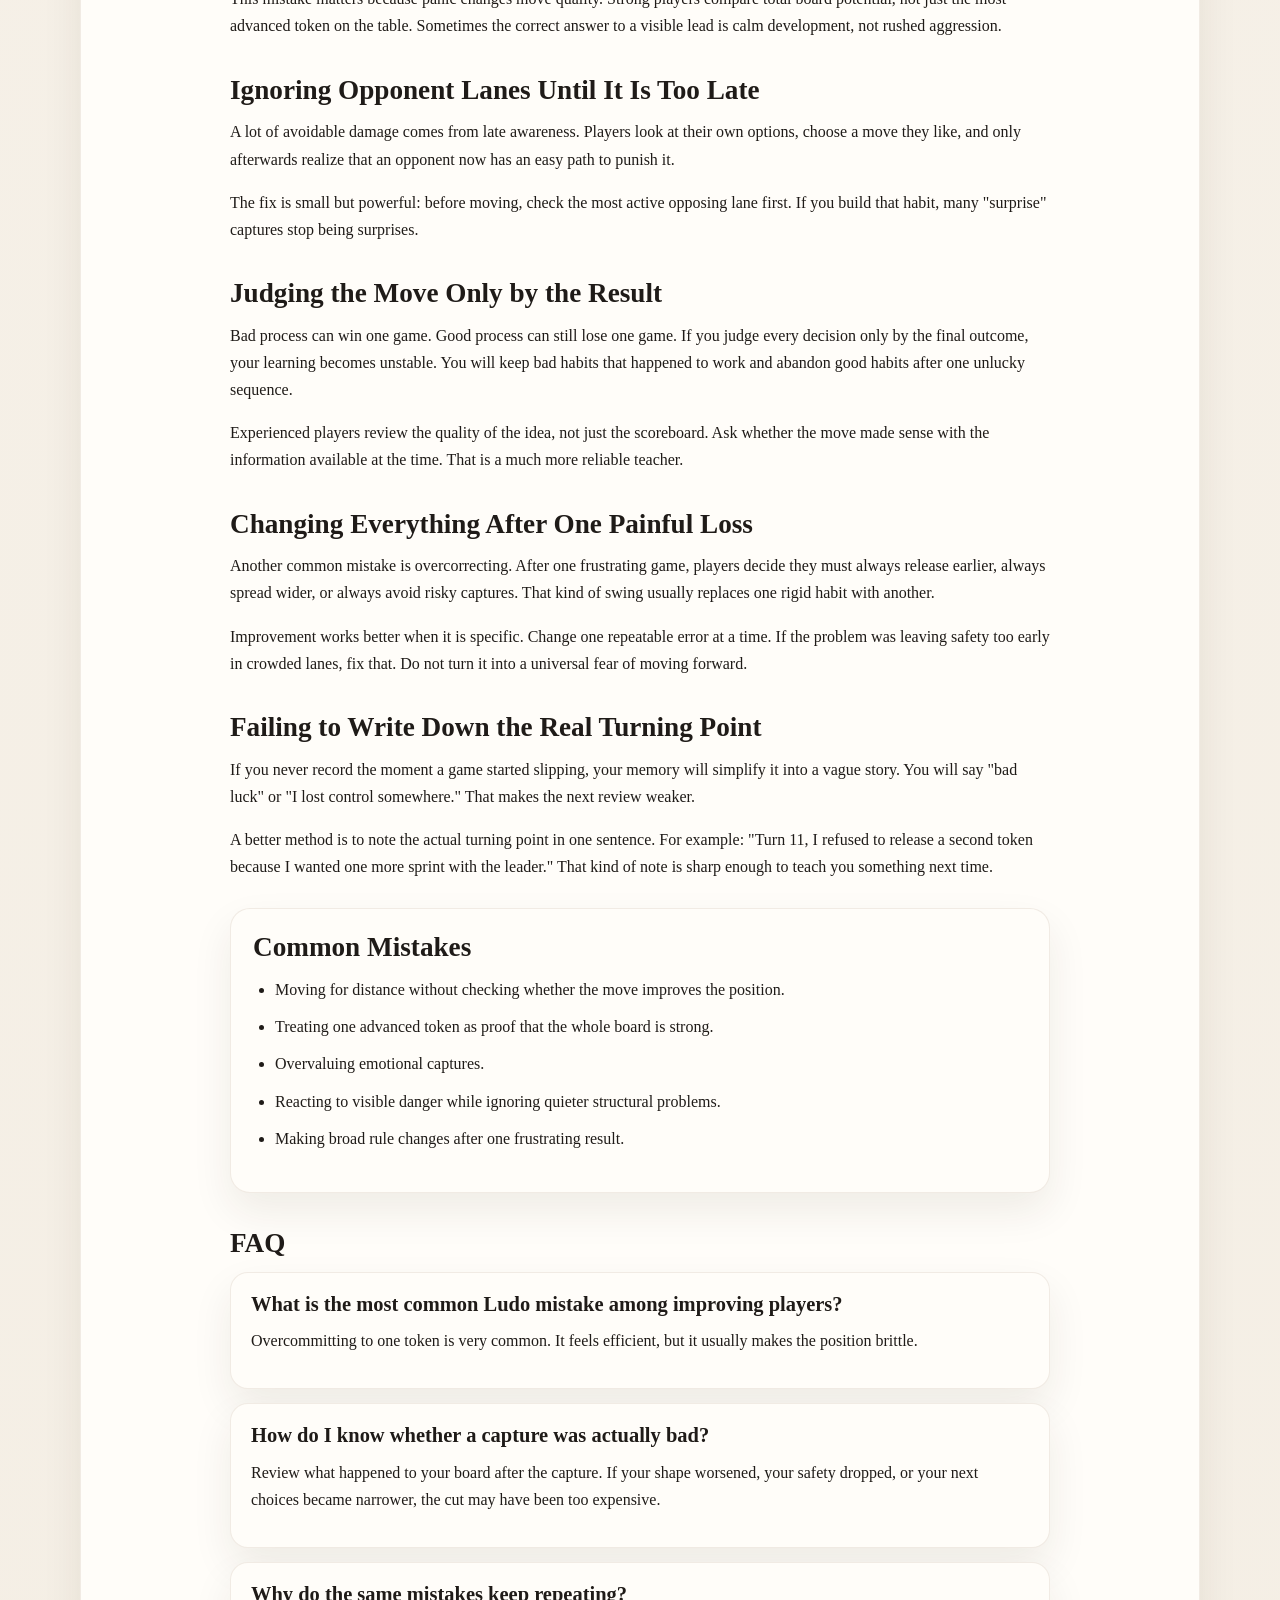
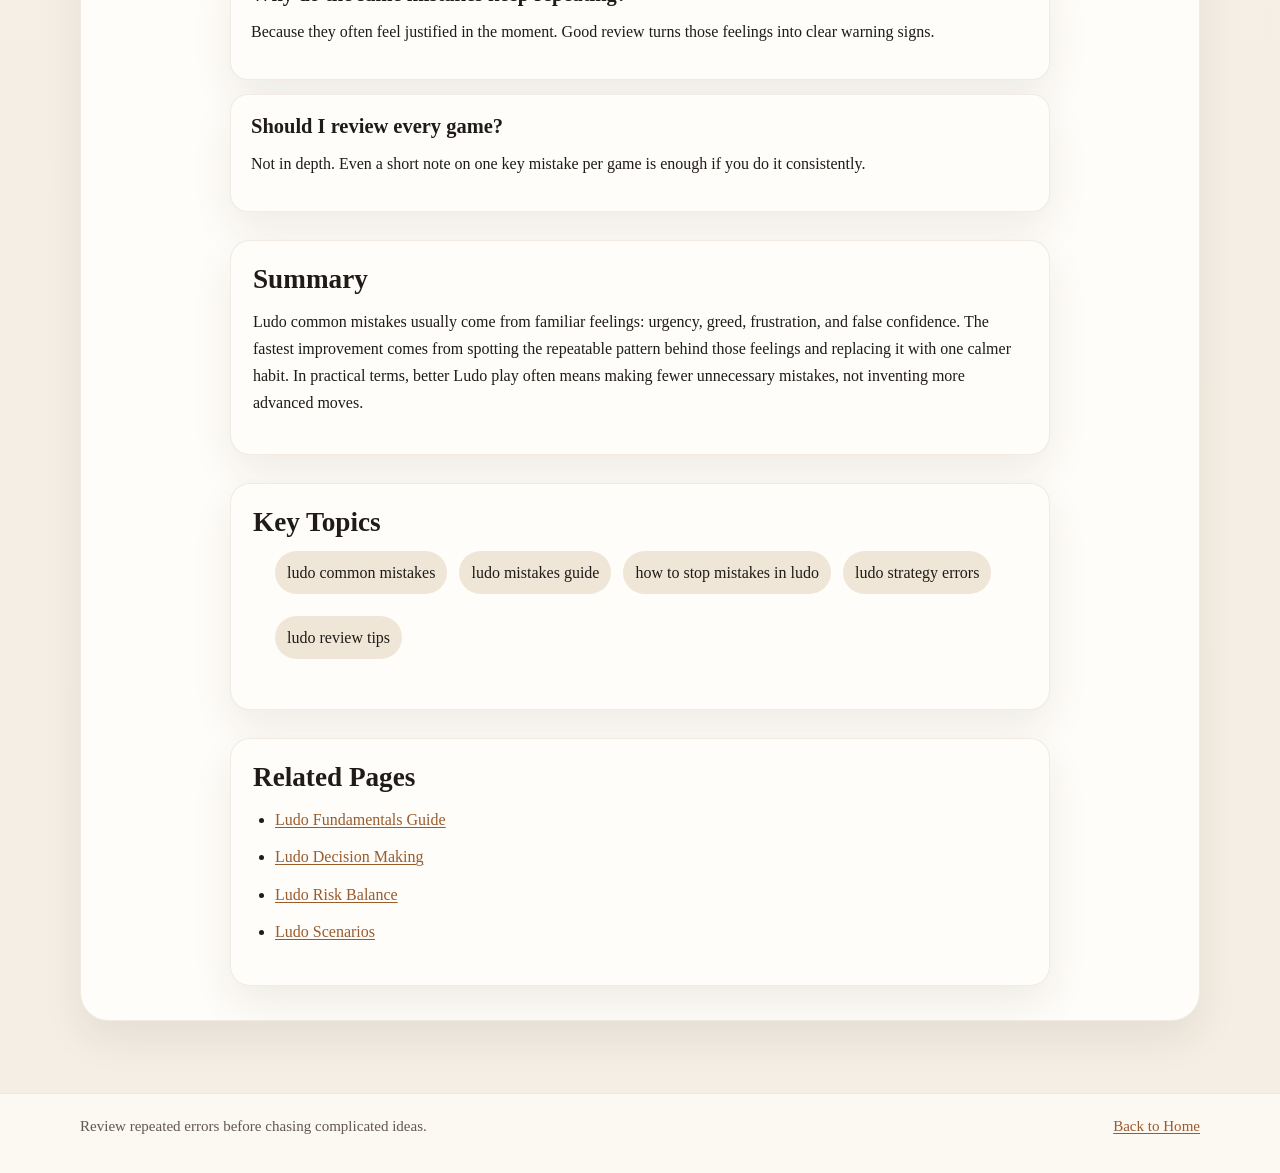
<file: common-mistakes.html>
<!doctype html>
<html lang="en">
<head>
  <meta charset="utf-8">
  <meta name="viewport" content="width=device-width, initial-scale=1">
  <title>Ludo Common Mistakes That Repeatedly Cost Games</title>
  <meta name="description" content="A practical guide to repeated Ludo mistakes, including overcommitting to one token, weak captures, late awareness, and poor post-game review habits.">
  <link rel="canonical" href="./common-mistakes.html">
  <link rel="stylesheet" href="./assets/css/index.css">
</head>
<body>
  <div class="site-shell">
    <header class="site-header"><div class="site-header__inner"><a class="site-brand" href="./index.html"><p class="site-brand__eyebrow">Teaching Notes</p><p class="site-brand__name">Ludo Strategy India</p></a><nav class="site-nav" aria-label="Primary"><a href="./index.html">Home</a><a href="./fundamentals.html">Fundamentals</a><a href="./decision-making.html">Decision Making</a><a href="./game-awareness.html">Awareness</a><a href="./scenarios.html">Scenarios</a><a href="./advanced-concepts.html">Advanced</a></nav></div></header>
    <main class="page">
      <article class="article">
        <div class="article__header"><div class="breadcrumbs"><a href="./index.html">Home</a> / Common Mistakes</div><p class="section-label">Article</p><h1>Ludo Common Mistakes That Repeatedly Cost Games</h1><p class="lede">Most Ludo common mistakes are not dramatic. They are familiar habits that feel reasonable while you are making them. That is why players repeat them for months. They move too quickly from safety, trust one token too much, force captures that weaken the board, or blame luck when the position had already become fragile.</p><p class="lede">This guide looks at common mistakes the way an experienced player would explain them after many reviews. Each section covers why the mistake matters, what the real board situation looks like, why people misread it, and what change usually helps most.</p></div>
        <figure class="figure-block"><img src="./assets/images/common-mistakes.webp" alt="Ludo error review scene with board notes and thoughtful analysis setup"><figcaption>Common mistakes become easier to fix once they are named clearly.</figcaption></figure>
        <div class="article__body">
          <aside class="jump-box">
            <h2>Quick Jump</h2>
            <ol class="jump-list">
              <li><a href="#what-counts-as-mistake">What counts as a repeated mistake</a></li>
              <li><a href="#motion-feels-productive">When activity is not progress</a></li>
              <li><a href="#captures-for-emotion">Emotional captures and false urgency</a></li>
              <li><a href="#judge-result-only">Result-based review traps</a></li>
              <li><a href="#turning-point-notes">Writing down the real turning point</a></li>
            </ol>
          </aside>
          <h2 id="what-counts-as-mistake">What Counts as a Ludo Common Mistake?</h2>
          <p>A Ludo common mistake is a repeatable decision error that weakens your position more often than you realize. It may come from impatience, tunnel vision, fear, or overconfidence, but the key point is that it shows up again and again in similar forms.</p>
          <p>Good review is not about shaming those errors. It is about naming them clearly enough that you can notice them earlier next time.</p>
          <h2 id="motion-feels-productive">Advancing Because Motion Feels Productive</h2>
          <p>One of the most common Ludo mistakes is moving the token that goes farthest just because the move looks active. On the board, this often means stepping out of a relatively stable lane and into a crowded route without asking what the move really improves.</p>
          <p>Players misjudge this because standing still feels passive. In truth, the question is not whether the move looks energetic. The question is whether it improves safety, pressure, flexibility, or race position. If it does none of those clearly, activity is not progress.</p>
          <h2>Trusting One Token Too Much</h2>
          <p>Many players lose control of the game by putting too much emotional weight on one runner. Once a token gets ahead, they keep feeding it every useful roll. When it gets captured, the whole position falls apart because nothing else was developed.</p>
          <p>The misread here is simple: being ahead with one token feels like being ahead overall. Often it is not. A better improvement habit is to ask whether the next move increases total board strength or only makes one piece more important than it should be.</p>
          <h2>Leaving Safety Without a Concrete Reward</h2>
          <p>Safe squares are often abandoned too casually. A player sees a chance to move forward and assumes that any extra distance is worth it. Later, after the token is punished, the move is described as unlucky.</p>
          <p>Usually the real issue is that the player never asked what reward justified giving up safety. Was it to secure a key cut, to avoid being blocked, or to reach another stable point soon? If there was no clear reason, the move was optimistic rather than strong.</p>
          <h2 id="captures-for-emotion">Taking Captures for Emotion Instead of Value</h2>
          <p>Captures feel satisfying, so they are easy to overrate. A cut can be good, but only if the board that remains still works for you. Many weak captures expose your token, slow your development, or hand another opponent an even better reply.</p>
          <p>The mistake survives because the immediate reward is visible while the hidden cost arrives later. A simple fix is to pause before every tempting capture and ask: after this move, whose position improves most over the next two turns?</p>
          <figure class="figure-block"><img src="./assets/images/common-mistakes-support.webp" alt="Ludo mistake review insert showing players and instructor examining repeated error patterns on a board and whiteboard"><figcaption>Review becomes more honest when repeated errors are discussed as patterns, not as one-off bad luck.</figcaption></figure>
          <h2>Misreading a Race as a Chase</h2>
          <p>Players often panic when one opponent seems to be running ahead. They start chasing that one token aggressively and neglect their own healthier plan. In review, the race was not actually lost. It only felt urgent because one piece was visually advanced.</p>
          <p>This mistake matters because panic changes move quality. Strong players compare total board potential, not just the most advanced token on the table. Sometimes the correct answer to a visible lead is calm development, not rushed aggression.</p>
          <h2>Ignoring Opponent Lanes Until It Is Too Late</h2>
          <p>A lot of avoidable damage comes from late awareness. Players look at their own options, choose a move they like, and only afterwards realize that an opponent now has an easy path to punish it.</p>
          <p>The fix is small but powerful: before moving, check the most active opposing lane first. If you build that habit, many "surprise" captures stop being surprises.</p>
          <h2 id="judge-result-only">Judging the Move Only by the Result</h2>
          <p>Bad process can win one game. Good process can still lose one game. If you judge every decision only by the final outcome, your learning becomes unstable. You will keep bad habits that happened to work and abandon good habits after one unlucky sequence.</p>
          <p>Experienced players review the quality of the idea, not just the scoreboard. Ask whether the move made sense with the information available at the time. That is a much more reliable teacher.</p>
          <h2>Changing Everything After One Painful Loss</h2>
          <p>Another common mistake is overcorrecting. After one frustrating game, players decide they must always release earlier, always spread wider, or always avoid risky captures. That kind of swing usually replaces one rigid habit with another.</p>
          <p>Improvement works better when it is specific. Change one repeatable error at a time. If the problem was leaving safety too early in crowded lanes, fix that. Do not turn it into a universal fear of moving forward.</p>
          <h2 id="turning-point-notes">Failing to Write Down the Real Turning Point</h2>
          <p>If you never record the moment a game started slipping, your memory will simplify it into a vague story. You will say "bad luck" or "I lost control somewhere." That makes the next review weaker.</p>
          <p>A better method is to note the actual turning point in one sentence. For example: "Turn 11, I refused to release a second token because I wanted one more sprint with the leader." That kind of note is sharp enough to teach you something next time.</p>
          <div class="note-box"><h2>Common Mistakes</h2><ul><li>Moving for distance without checking whether the move improves the position.</li><li>Treating one advanced token as proof that the whole board is strong.</li><li>Overvaluing emotional captures.</li><li>Reacting to visible danger while ignoring quieter structural problems.</li><li>Making broad rule changes after one frustrating result.</li></ul></div>
          <h2>FAQ</h2>
          <div class="faq-item"><h3>What is the most common Ludo mistake among improving players?</h3><p>Overcommitting to one token is very common. It feels efficient, but it usually makes the position brittle.</p></div>
          <div class="faq-item"><h3>How do I know whether a capture was actually bad?</h3><p>Review what happened to your board after the capture. If your shape worsened, your safety dropped, or your next choices became narrower, the cut may have been too expensive.</p></div>
          <div class="faq-item"><h3>Why do the same mistakes keep repeating?</h3><p>Because they often feel justified in the moment. Good review turns those feelings into clear warning signs.</p></div>
          <div class="faq-item"><h3>Should I review every game?</h3><p>Not in depth. Even a short note on one key mistake per game is enough if you do it consistently.</p></div>
          <div class="note-box"><h2>Summary</h2><p>Ludo common mistakes usually come from familiar feelings: urgency, greed, frustration, and false confidence. The fastest improvement comes from spotting the repeatable pattern behind those feelings and replacing it with one calmer habit. In practical terms, better Ludo play often means making fewer unnecessary mistakes, not inventing more advanced moves.</p></div>
          <div class="keywords"><h2>Key Topics</h2><ul class="keywords-list"><li>ludo common mistakes</li><li>ludo mistakes guide</li><li>how to stop mistakes in ludo</li><li>ludo strategy errors</li><li>ludo review tips</li></ul></div>
          <section class="related-block"><h2>Related Pages</h2><ul><li><a href="./fundamentals.html">Ludo Fundamentals Guide</a></li><li><a href="./decision-making.html">Ludo Decision Making</a></li><li><a href="./risk-balance.html">Ludo Risk Balance</a></li><li><a href="./scenarios.html">Ludo Scenarios</a></li></ul></section>
        </div>
      </article>
    </main>
    <footer class="site-footer"><div class="site-footer__inner"><div>Review repeated errors before chasing complicated ideas.</div><div><a href="./index.html">Back to Home</a></div></div></footer>
  </div>
</body>
</html>
</file>
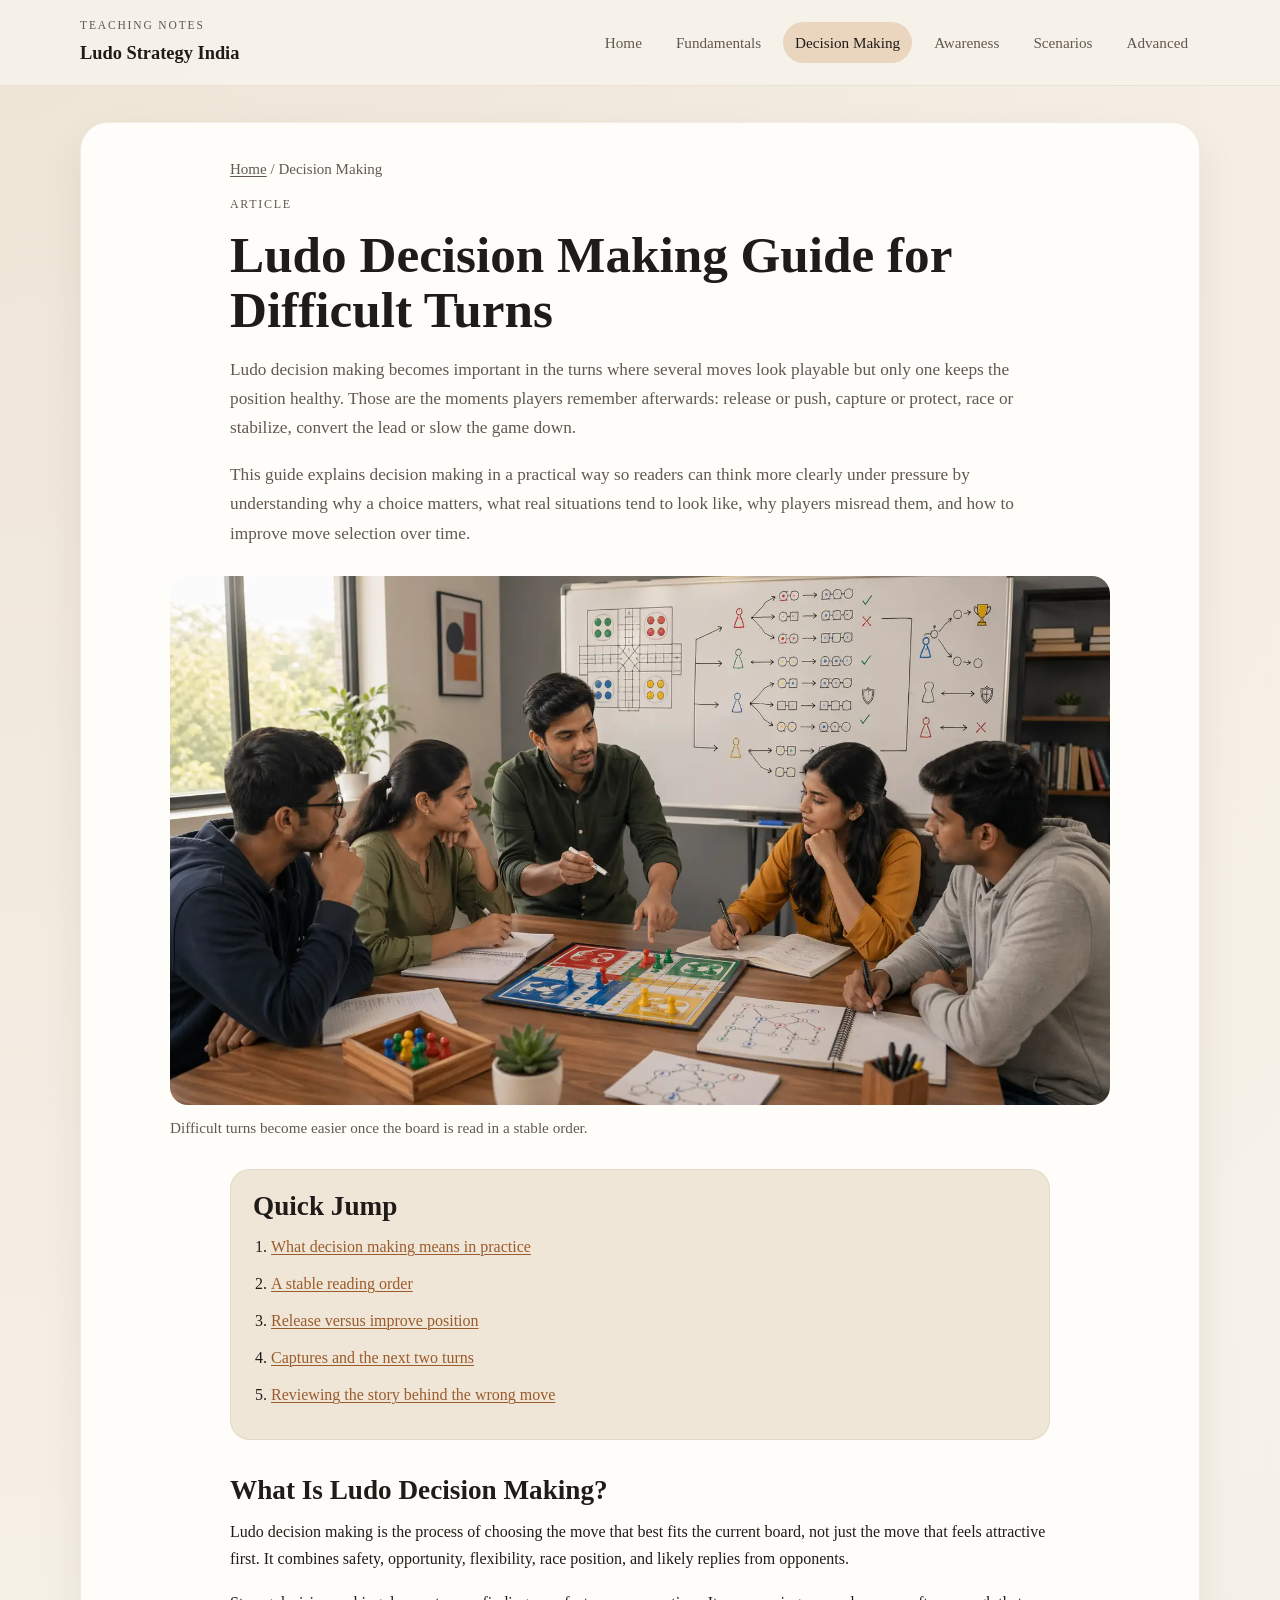
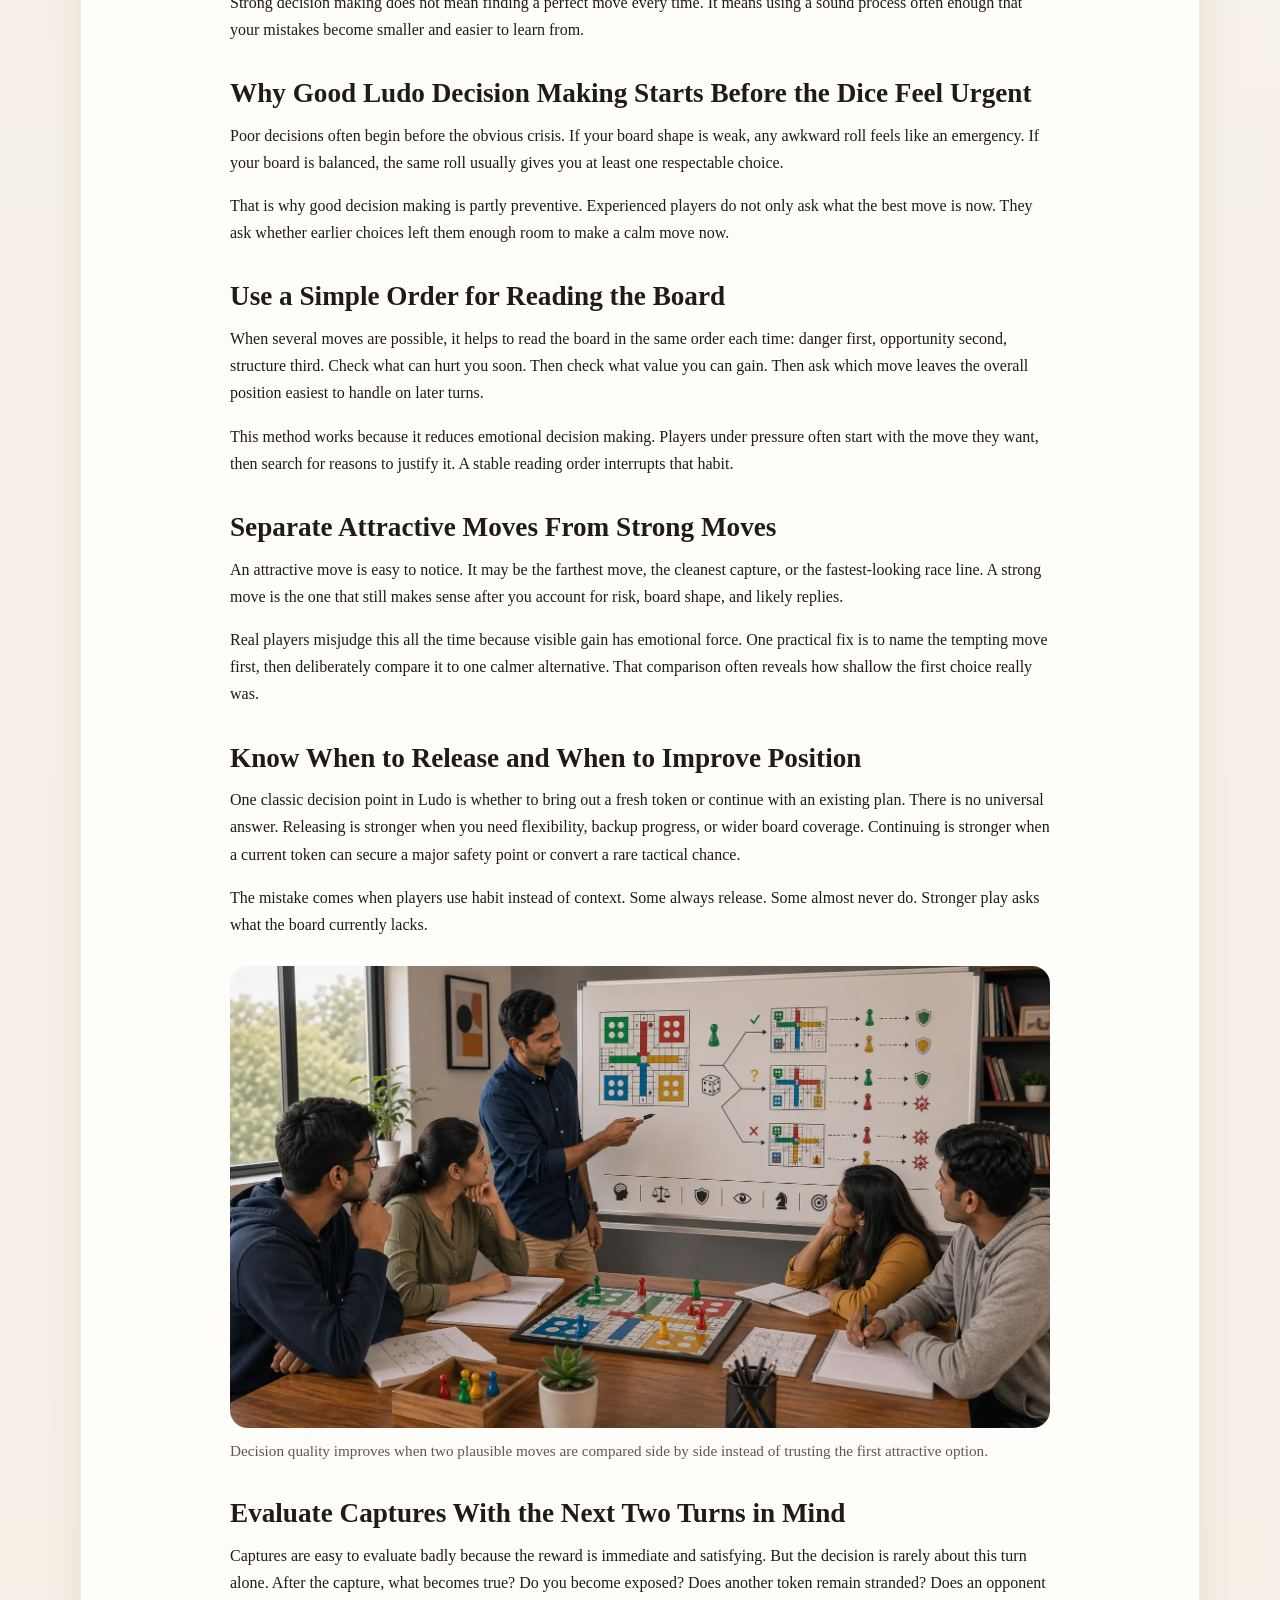
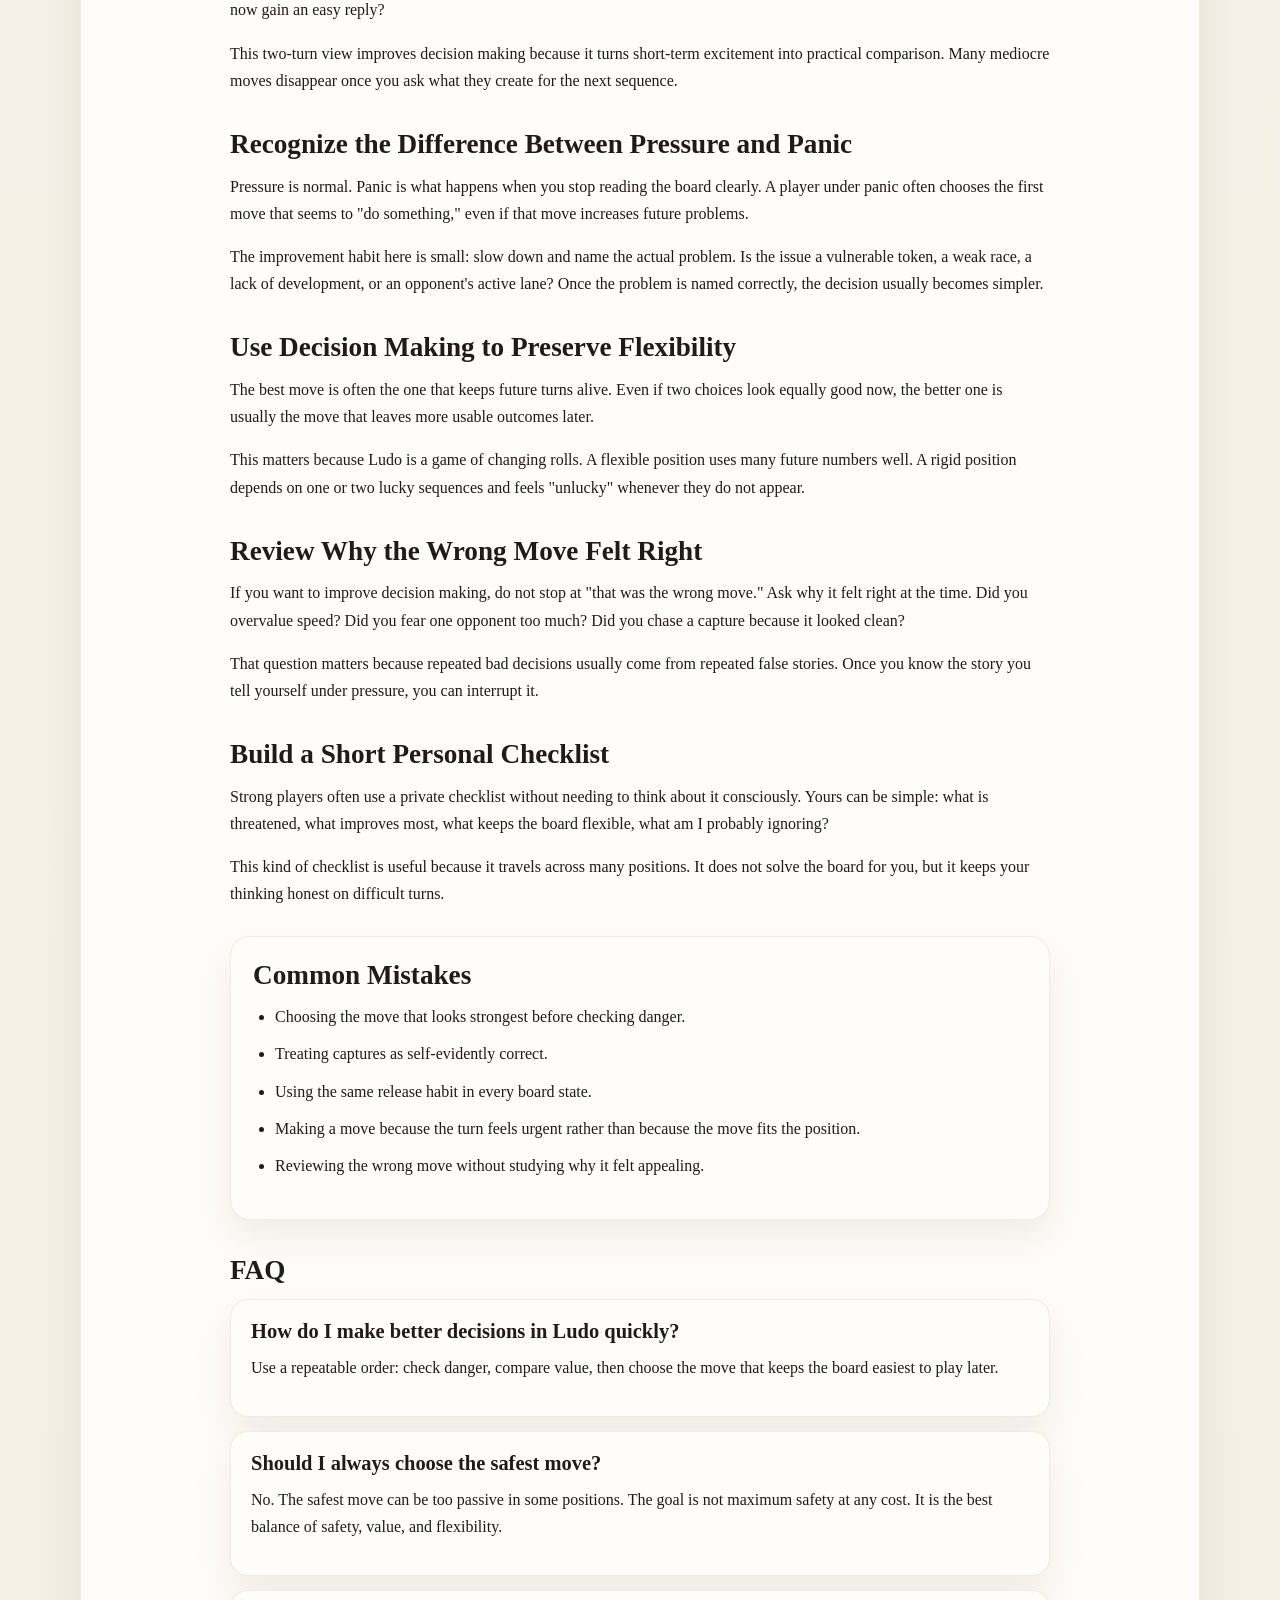
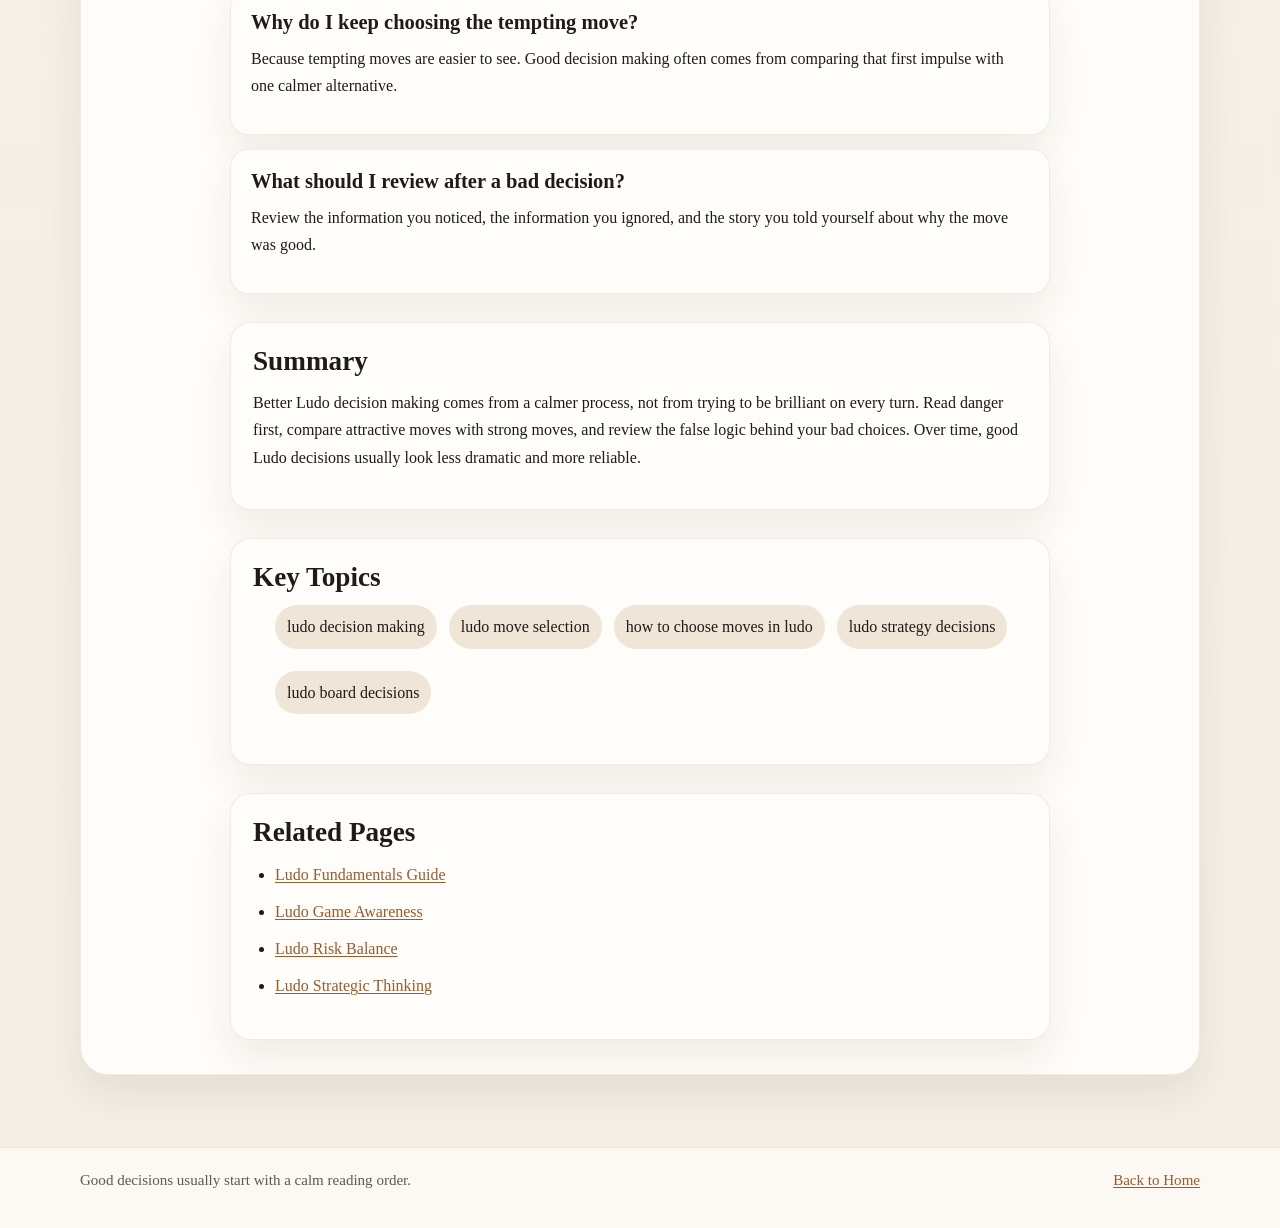
<file: decision-making.html>
<!doctype html>
<html lang="en">
<head>
  <meta charset="utf-8">
  <meta name="viewport" content="width=device-width, initial-scale=1">
  <title>Ludo Decision Making Guide for Difficult Turns</title>
  <meta name="description" content="A practical Ludo decision making guide for release choices, captures, pressure, flexibility, and reviewing why the wrong move felt right.">
  <link rel="canonical" href="./decision-making.html">
  <link rel="stylesheet" href="./assets/css/index.css">
</head>
<body>
  <div class="site-shell">
    <header class="site-header"><div class="site-header__inner"><a class="site-brand" href="./index.html"><p class="site-brand__eyebrow">Teaching Notes</p><p class="site-brand__name">Ludo Strategy India</p></a><nav class="site-nav" aria-label="Primary"><a href="./index.html">Home</a><a href="./fundamentals.html">Fundamentals</a><a class="is-active" href="./decision-making.html">Decision Making</a><a href="./game-awareness.html">Awareness</a><a href="./scenarios.html">Scenarios</a><a href="./advanced-concepts.html">Advanced</a></nav></div></header>
    <main class="page">
      <article class="article">
        <div class="article__header"><div class="breadcrumbs"><a href="./index.html">Home</a> / Decision Making</div><p class="section-label">Article</p><h1>Ludo Decision Making Guide for Difficult Turns</h1><p class="lede">Ludo decision making becomes important in the turns where several moves look playable but only one keeps the position healthy. Those are the moments players remember afterwards: release or push, capture or protect, race or stabilize, convert the lead or slow the game down.</p><p class="lede">This guide explains decision making in a practical way so readers can think more clearly under pressure by understanding why a choice matters, what real situations tend to look like, why players misread them, and how to improve move selection over time.</p></div>
        <figure class="figure-block"><img src="./assets/images/decision-making.webp" alt="Ludo decision analysis scene with tokens, notebook, and focused planning desk"><figcaption>Difficult turns become easier once the board is read in a stable order.</figcaption></figure>
        <div class="article__body">
          <aside class="jump-box">
            <h2>Quick Jump</h2>
            <ol class="jump-list">
              <li><a href="#what-is-decision-making">What decision making means in practice</a></li>
              <li><a href="#reading-order">A stable reading order</a></li>
              <li><a href="#release-or-improve">Release versus improve position</a></li>
              <li><a href="#next-two-turns">Captures and the next two turns</a></li>
              <li><a href="#review-story">Reviewing the story behind the wrong move</a></li>
            </ol>
          </aside>
          <h2 id="what-is-decision-making">What Is Ludo Decision Making?</h2>
          <p>Ludo decision making is the process of choosing the move that best fits the current board, not just the move that feels attractive first. It combines safety, opportunity, flexibility, race position, and likely replies from opponents.</p>
          <p>Strong decision making does not mean finding a perfect move every time. It means using a sound process often enough that your mistakes become smaller and easier to learn from.</p>
          <h2>Why Good Ludo Decision Making Starts Before the Dice Feel Urgent</h2>
          <p>Poor decisions often begin before the obvious crisis. If your board shape is weak, any awkward roll feels like an emergency. If your board is balanced, the same roll usually gives you at least one respectable choice.</p>
          <p>That is why good decision making is partly preventive. Experienced players do not only ask what the best move is now. They ask whether earlier choices left them enough room to make a calm move now.</p>
          <h2 id="reading-order">Use a Simple Order for Reading the Board</h2>
          <p>When several moves are possible, it helps to read the board in the same order each time: danger first, opportunity second, structure third. Check what can hurt you soon. Then check what value you can gain. Then ask which move leaves the overall position easiest to handle on later turns.</p>
          <p>This method works because it reduces emotional decision making. Players under pressure often start with the move they want, then search for reasons to justify it. A stable reading order interrupts that habit.</p>
          <h2>Separate Attractive Moves From Strong Moves</h2>
          <p>An attractive move is easy to notice. It may be the farthest move, the cleanest capture, or the fastest-looking race line. A strong move is the one that still makes sense after you account for risk, board shape, and likely replies.</p>
          <p>Real players misjudge this all the time because visible gain has emotional force. One practical fix is to name the tempting move first, then deliberately compare it to one calmer alternative. That comparison often reveals how shallow the first choice really was.</p>
          <h2 id="release-or-improve">Know When to Release and When to Improve Position</h2>
          <p>One classic decision point in Ludo is whether to bring out a fresh token or continue with an existing plan. There is no universal answer. Releasing is stronger when you need flexibility, backup progress, or wider board coverage. Continuing is stronger when a current token can secure a major safety point or convert a rare tactical chance.</p>
          <p>The mistake comes when players use habit instead of context. Some always release. Some almost never do. Stronger play asks what the board currently lacks.</p>
          <figure class="figure-block"><img src="./assets/images/decision-making-support.webp" alt="Ludo decision making teaching insert showing two plausible move choices compared on a board and whiteboard"><figcaption>Decision quality improves when two plausible moves are compared side by side instead of trusting the first attractive option.</figcaption></figure>
          <h2 id="next-two-turns">Evaluate Captures With the Next Two Turns in Mind</h2>
          <p>Captures are easy to evaluate badly because the reward is immediate and satisfying. But the decision is rarely about this turn alone. After the capture, what becomes true? Do you become exposed? Does another token remain stranded? Does an opponent now gain an easy reply?</p>
          <p>This two-turn view improves decision making because it turns short-term excitement into practical comparison. Many mediocre moves disappear once you ask what they create for the next sequence.</p>
          <h2>Recognize the Difference Between Pressure and Panic</h2>
          <p>Pressure is normal. Panic is what happens when you stop reading the board clearly. A player under panic often chooses the first move that seems to "do something," even if that move increases future problems.</p>
          <p>The improvement habit here is small: slow down and name the actual problem. Is the issue a vulnerable token, a weak race, a lack of development, or an opponent's active lane? Once the problem is named correctly, the decision usually becomes simpler.</p>
          <h2>Use Decision Making to Preserve Flexibility</h2>
          <p>The best move is often the one that keeps future turns alive. Even if two choices look equally good now, the better one is usually the move that leaves more usable outcomes later.</p>
          <p>This matters because Ludo is a game of changing rolls. A flexible position uses many future numbers well. A rigid position depends on one or two lucky sequences and feels "unlucky" whenever they do not appear.</p>
          <h2 id="review-story">Review Why the Wrong Move Felt Right</h2>
          <p>If you want to improve decision making, do not stop at "that was the wrong move." Ask why it felt right at the time. Did you overvalue speed? Did you fear one opponent too much? Did you chase a capture because it looked clean?</p>
          <p>That question matters because repeated bad decisions usually come from repeated false stories. Once you know the story you tell yourself under pressure, you can interrupt it.</p>
          <h2>Build a Short Personal Checklist</h2>
          <p>Strong players often use a private checklist without needing to think about it consciously. Yours can be simple: what is threatened, what improves most, what keeps the board flexible, what am I probably ignoring?</p>
          <p>This kind of checklist is useful because it travels across many positions. It does not solve the board for you, but it keeps your thinking honest on difficult turns.</p>
          <div class="note-box"><h2>Common Mistakes</h2><ul><li>Choosing the move that looks strongest before checking danger.</li><li>Treating captures as self-evidently correct.</li><li>Using the same release habit in every board state.</li><li>Making a move because the turn feels urgent rather than because the move fits the position.</li><li>Reviewing the wrong move without studying why it felt appealing.</li></ul></div>
          <h2>FAQ</h2>
          <div class="faq-item"><h3>How do I make better decisions in Ludo quickly?</h3><p>Use a repeatable order: check danger, compare value, then choose the move that keeps the board easiest to play later.</p></div>
          <div class="faq-item"><h3>Should I always choose the safest move?</h3><p>No. The safest move can be too passive in some positions. The goal is not maximum safety at any cost. It is the best balance of safety, value, and flexibility.</p></div>
          <div class="faq-item"><h3>Why do I keep choosing the tempting move?</h3><p>Because tempting moves are easier to see. Good decision making often comes from comparing that first impulse with one calmer alternative.</p></div>
          <div class="faq-item"><h3>What should I review after a bad decision?</h3><p>Review the information you noticed, the information you ignored, and the story you told yourself about why the move was good.</p></div>
          <div class="note-box"><h2>Summary</h2><p>Better Ludo decision making comes from a calmer process, not from trying to be brilliant on every turn. Read danger first, compare attractive moves with strong moves, and review the false logic behind your bad choices. Over time, good Ludo decisions usually look less dramatic and more reliable.</p></div>
          <div class="keywords"><h2>Key Topics</h2><ul class="keywords-list"><li>ludo decision making</li><li>ludo move selection</li><li>how to choose moves in ludo</li><li>ludo strategy decisions</li><li>ludo board decisions</li></ul></div>
          <section class="related-block"><h2>Related Pages</h2><ul><li><a href="./fundamentals.html">Ludo Fundamentals Guide</a></li><li><a href="./game-awareness.html">Ludo Game Awareness</a></li><li><a href="./risk-balance.html">Ludo Risk Balance</a></li><li><a href="./strategic-thinking.html">Ludo Strategic Thinking</a></li></ul></section>
        </div>
      </article>
    </main>
    <footer class="site-footer"><div class="site-footer__inner"><div>Good decisions usually start with a calm reading order.</div><div><a href="./index.html">Back to Home</a></div></div></footer>
  </div>
</body>
</html>
</file>
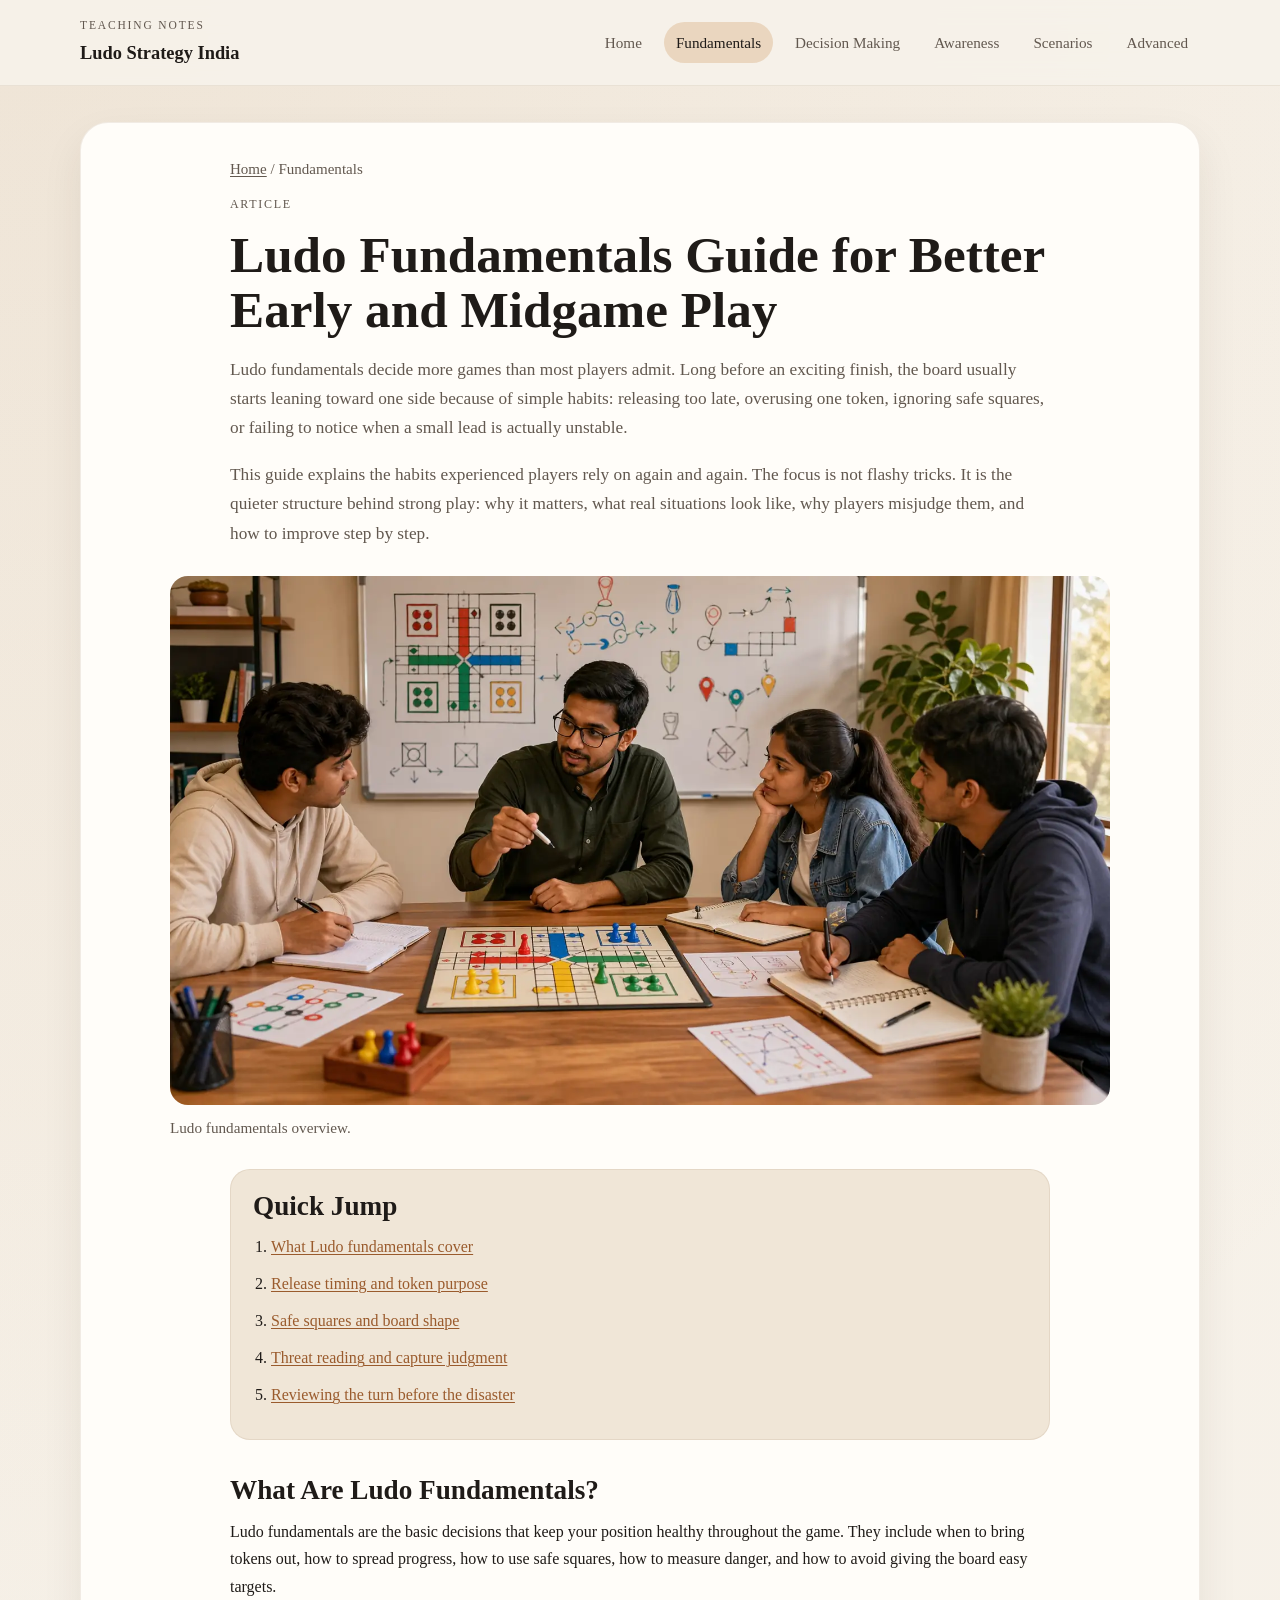
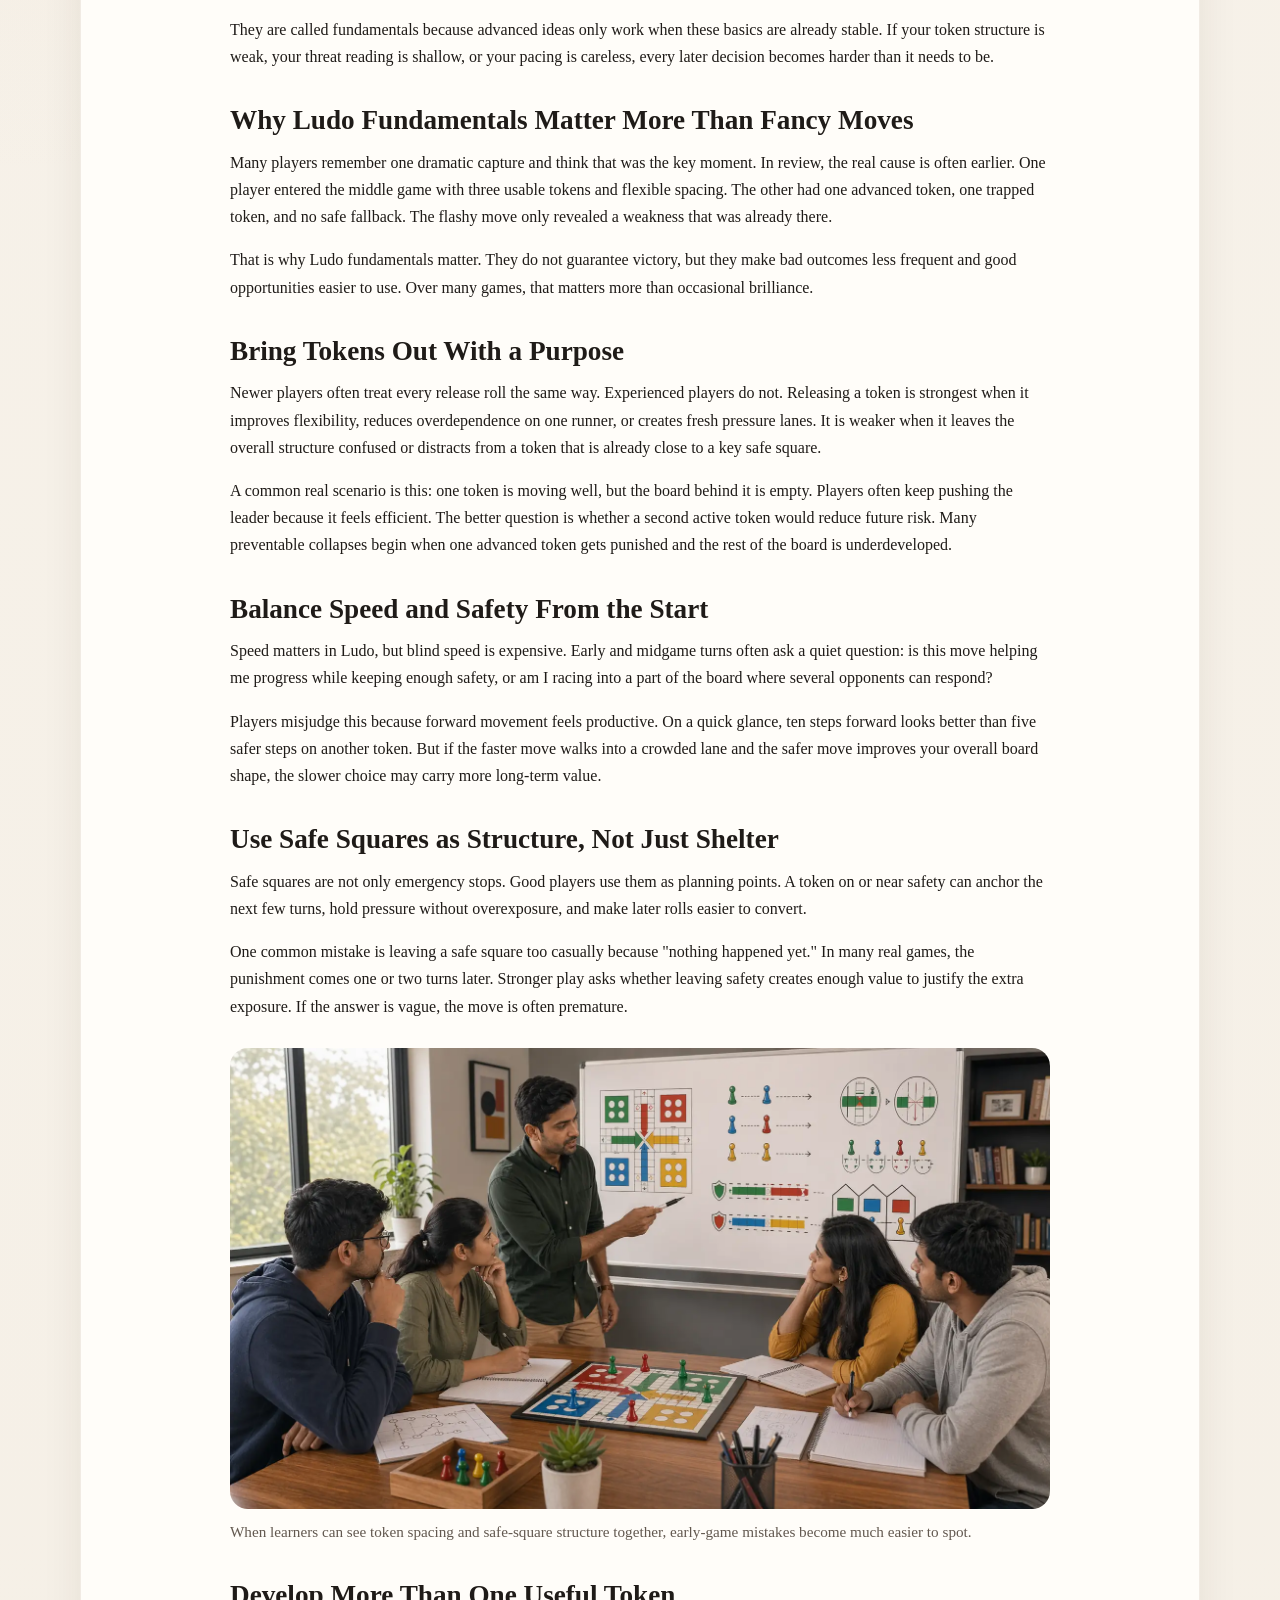
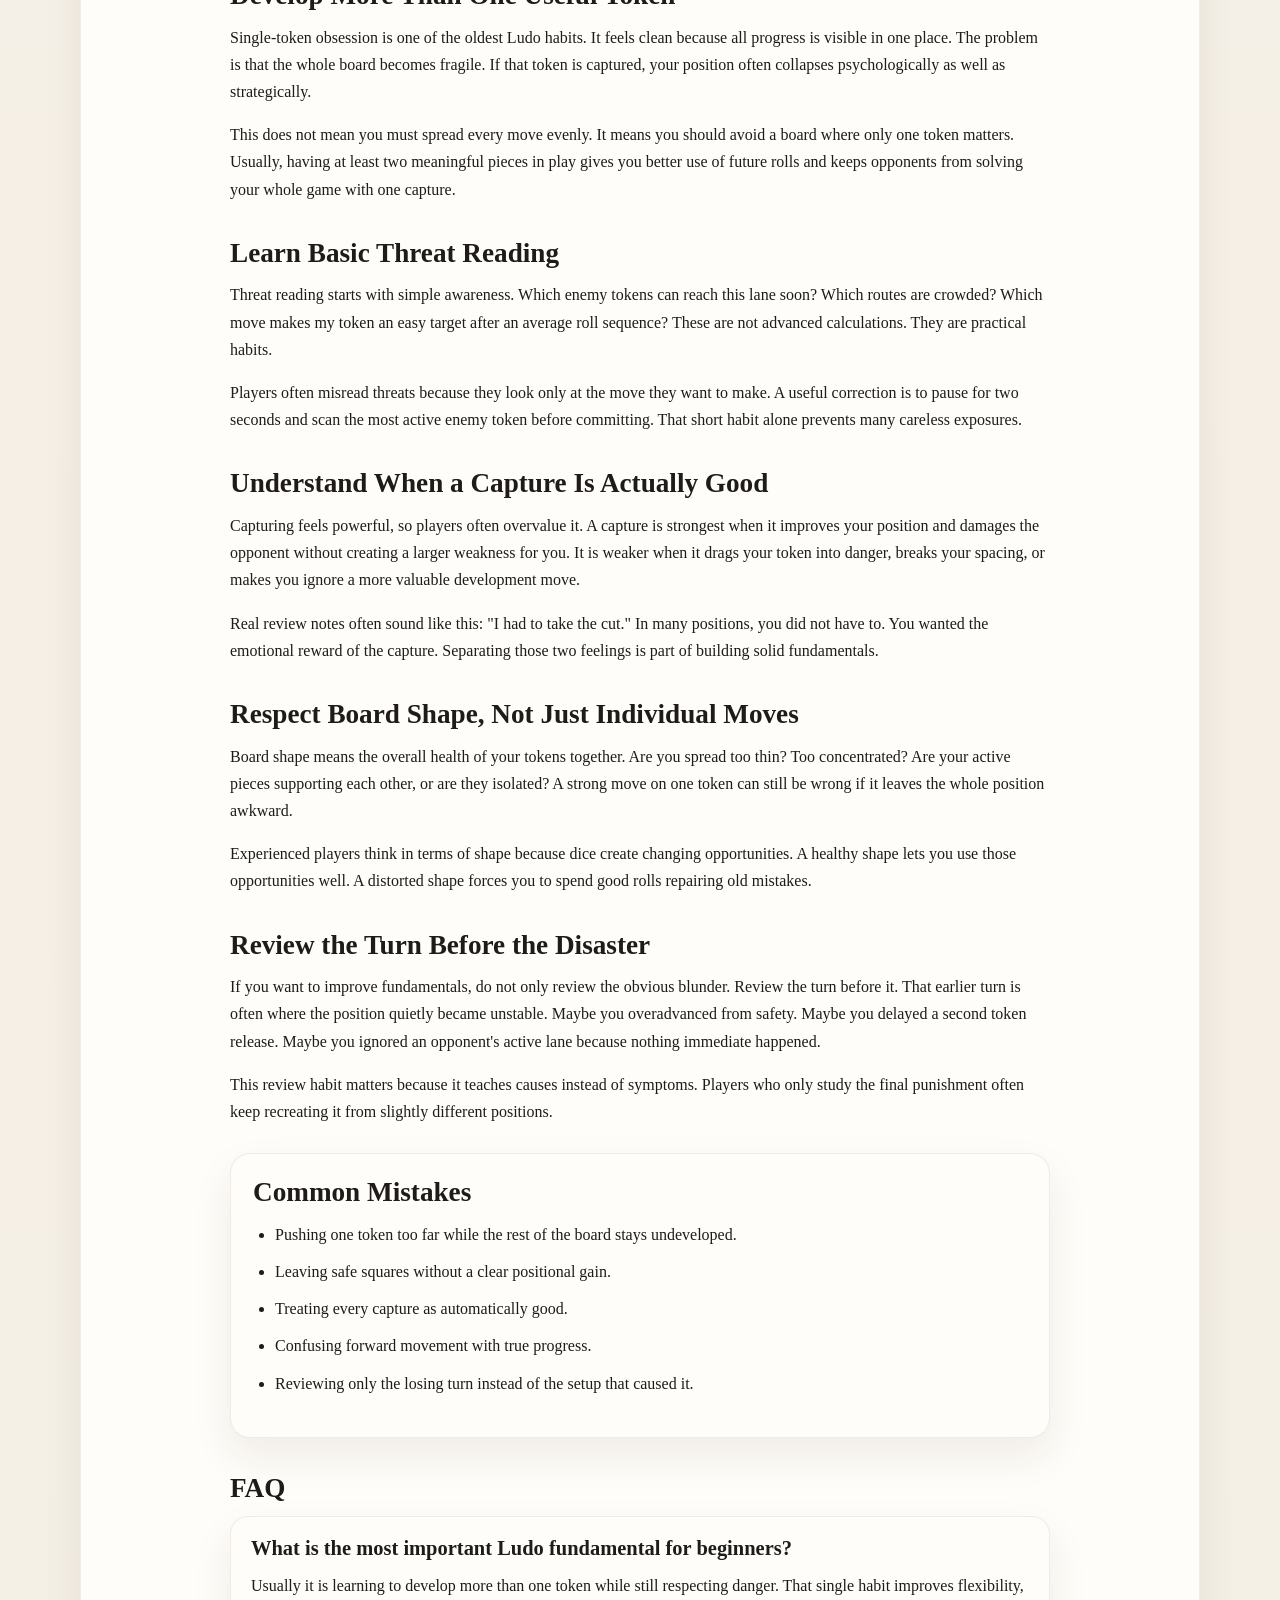
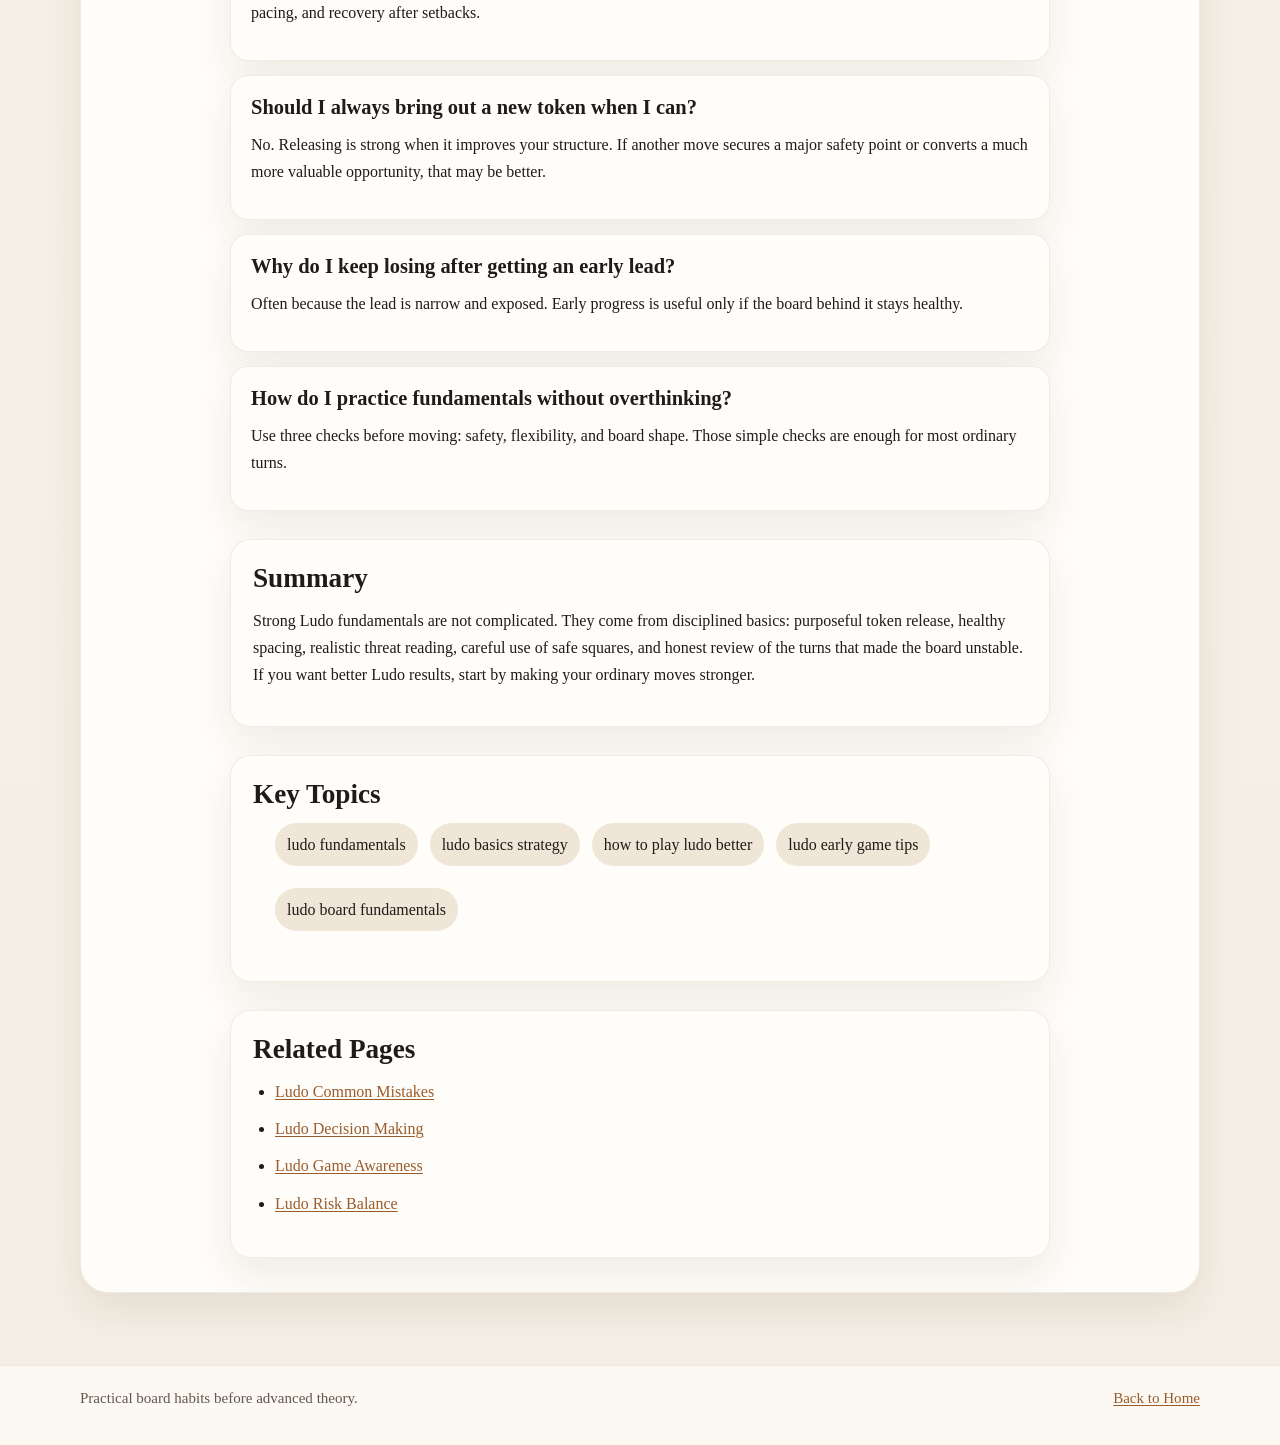
<file: fundamentals.html>
<!doctype html>
<html lang="en">
<head>
  <meta charset="utf-8">
  <meta name="viewport" content="width=device-width, initial-scale=1">
  <title>Ludo Fundamentals Guide for Better Early and Midgame Play</title>
  <meta name="description" content="A practical Ludo fundamentals guide covering token release, safety, board shape, threat reading, and the early habits that keep positions stable.">
  <link rel="canonical" href="./fundamentals.html">
  <link rel="stylesheet" href="./assets/css/index.css">
</head>
<body>
  <div class="site-shell">
    <header class="site-header"><div class="site-header__inner"><a class="site-brand" href="./index.html"><p class="site-brand__eyebrow">Teaching Notes</p><p class="site-brand__name">Ludo Strategy India</p></a><nav class="site-nav" aria-label="Primary"><a href="./index.html">Home</a><a class="is-active" href="./fundamentals.html">Fundamentals</a><a href="./decision-making.html">Decision Making</a><a href="./game-awareness.html">Awareness</a><a href="./scenarios.html">Scenarios</a><a href="./advanced-concepts.html">Advanced</a></nav></div></header>
    <main class="page">
      <article class="article">
        <div class="article__header">
          <div class="breadcrumbs"><a href="./index.html">Home</a> / Fundamentals</div>
          <p class="section-label">Article</p>
          <h1>Ludo Fundamentals Guide for Better Early and Midgame Play</h1>
          <p class="lede">Ludo fundamentals decide more games than most players admit. Long before an exciting finish, the board usually starts leaning toward one side because of simple habits: releasing too late, overusing one token, ignoring safe squares, or failing to notice when a small lead is actually unstable.</p>
          <p class="lede">This guide explains the habits experienced players rely on again and again. The focus is not flashy tricks. It is the quieter structure behind strong play: why it matters, what real situations look like, why players misjudge them, and how to improve step by step.</p>
        </div>
        <figure class="figure-block"><img src="./assets/images/fundamentals.webp" alt="Ludo fundamentals study setup with board notes and calm learning space"><figcaption>Ludo fundamentals overview.</figcaption></figure>
        <div class="article__body">
          <aside class="jump-box">
            <h2>Quick Jump</h2>
            <ol class="jump-list">
              <li><a href="#what-are-fundamentals">What Ludo fundamentals cover</a></li>
              <li><a href="#token-purpose">Release timing and token purpose</a></li>
              <li><a href="#safe-squares">Safe squares and board shape</a></li>
              <li><a href="#threat-reading">Threat reading and capture judgment</a></li>
              <li><a href="#review-turn-before">Reviewing the turn before the disaster</a></li>
            </ol>
          </aside>
          <h2 id="what-are-fundamentals">What Are Ludo Fundamentals?</h2>
          <p>Ludo fundamentals are the basic decisions that keep your position healthy throughout the game. They include when to bring tokens out, how to spread progress, how to use safe squares, how to measure danger, and how to avoid giving the board easy targets.</p>
          <p>They are called fundamentals because advanced ideas only work when these basics are already stable. If your token structure is weak, your threat reading is shallow, or your pacing is careless, every later decision becomes harder than it needs to be.</p>
          <h2>Why Ludo Fundamentals Matter More Than Fancy Moves</h2>
          <p>Many players remember one dramatic capture and think that was the key moment. In review, the real cause is often earlier. One player entered the middle game with three usable tokens and flexible spacing. The other had one advanced token, one trapped token, and no safe fallback. The flashy move only revealed a weakness that was already there.</p>
          <p>That is why Ludo fundamentals matter. They do not guarantee victory, but they make bad outcomes less frequent and good opportunities easier to use. Over many games, that matters more than occasional brilliance.</p>
          <h2 id="token-purpose">Bring Tokens Out With a Purpose</h2>
          <p>Newer players often treat every release roll the same way. Experienced players do not. Releasing a token is strongest when it improves flexibility, reduces overdependence on one runner, or creates fresh pressure lanes. It is weaker when it leaves the overall structure confused or distracts from a token that is already close to a key safe square.</p>
          <p>A common real scenario is this: one token is moving well, but the board behind it is empty. Players often keep pushing the leader because it feels efficient. The better question is whether a second active token would reduce future risk. Many preventable collapses begin when one advanced token gets punished and the rest of the board is underdeveloped.</p>
          <h2>Balance Speed and Safety From the Start</h2>
          <p>Speed matters in Ludo, but blind speed is expensive. Early and midgame turns often ask a quiet question: is this move helping me progress while keeping enough safety, or am I racing into a part of the board where several opponents can respond?</p>
          <p>Players misjudge this because forward movement feels productive. On a quick glance, ten steps forward looks better than five safer steps on another token. But if the faster move walks into a crowded lane and the safer move improves your overall board shape, the slower choice may carry more long-term value.</p>
          <h2 id="safe-squares">Use Safe Squares as Structure, Not Just Shelter</h2>
          <p>Safe squares are not only emergency stops. Good players use them as planning points. A token on or near safety can anchor the next few turns, hold pressure without overexposure, and make later rolls easier to convert.</p>
          <p>One common mistake is leaving a safe square too casually because "nothing happened yet." In many real games, the punishment comes one or two turns later. Stronger play asks whether leaving safety creates enough value to justify the extra exposure. If the answer is vague, the move is often premature.</p>
          <figure class="figure-block"><img src="./assets/images/fundamentals-support.webp" alt="Ludo fundamentals teaching insert showing token spacing, safe-square structure, and early board development"><figcaption>When learners can see token spacing and safe-square structure together, early-game mistakes become much easier to spot.</figcaption></figure>
          <h2>Develop More Than One Useful Token</h2>
          <p>Single-token obsession is one of the oldest Ludo habits. It feels clean because all progress is visible in one place. The problem is that the whole board becomes fragile. If that token is captured, your position often collapses psychologically as well as strategically.</p>
          <p>This does not mean you must spread every move evenly. It means you should avoid a board where only one token matters. Usually, having at least two meaningful pieces in play gives you better use of future rolls and keeps opponents from solving your whole game with one capture.</p>
          <h2 id="threat-reading">Learn Basic Threat Reading</h2>
          <p>Threat reading starts with simple awareness. Which enemy tokens can reach this lane soon? Which routes are crowded? Which move makes my token an easy target after an average roll sequence? These are not advanced calculations. They are practical habits.</p>
          <p>Players often misread threats because they look only at the move they want to make. A useful correction is to pause for two seconds and scan the most active enemy token before committing. That short habit alone prevents many careless exposures.</p>
          <h2>Understand When a Capture Is Actually Good</h2>
          <p>Capturing feels powerful, so players often overvalue it. A capture is strongest when it improves your position and damages the opponent without creating a larger weakness for you. It is weaker when it drags your token into danger, breaks your spacing, or makes you ignore a more valuable development move.</p>
          <p>Real review notes often sound like this: "I had to take the cut." In many positions, you did not have to. You wanted the emotional reward of the capture. Separating those two feelings is part of building solid fundamentals.</p>
          <h2>Respect Board Shape, Not Just Individual Moves</h2>
          <p>Board shape means the overall health of your tokens together. Are you spread too thin? Too concentrated? Are your active pieces supporting each other, or are they isolated? A strong move on one token can still be wrong if it leaves the whole position awkward.</p>
          <p>Experienced players think in terms of shape because dice create changing opportunities. A healthy shape lets you use those opportunities well. A distorted shape forces you to spend good rolls repairing old mistakes.</p>
          <h2 id="review-turn-before">Review the Turn Before the Disaster</h2>
          <p>If you want to improve fundamentals, do not only review the obvious blunder. Review the turn before it. That earlier turn is often where the position quietly became unstable. Maybe you overadvanced from safety. Maybe you delayed a second token release. Maybe you ignored an opponent's active lane because nothing immediate happened.</p>
          <p>This review habit matters because it teaches causes instead of symptoms. Players who only study the final punishment often keep recreating it from slightly different positions.</p>
          <div class="note-box"><h2>Common Mistakes</h2><ul><li>Pushing one token too far while the rest of the board stays undeveloped.</li><li>Leaving safe squares without a clear positional gain.</li><li>Treating every capture as automatically good.</li><li>Confusing forward movement with true progress.</li><li>Reviewing only the losing turn instead of the setup that caused it.</li></ul></div>
          <h2>FAQ</h2>
          <div class="faq-item"><h3>What is the most important Ludo fundamental for beginners?</h3><p>Usually it is learning to develop more than one token while still respecting danger. That single habit improves flexibility, pacing, and recovery after setbacks.</p></div>
          <div class="faq-item"><h3>Should I always bring out a new token when I can?</h3><p>No. Releasing is strong when it improves your structure. If another move secures a major safety point or converts a much more valuable opportunity, that may be better.</p></div>
          <div class="faq-item"><h3>Why do I keep losing after getting an early lead?</h3><p>Often because the lead is narrow and exposed. Early progress is useful only if the board behind it stays healthy.</p></div>
          <div class="faq-item"><h3>How do I practice fundamentals without overthinking?</h3><p>Use three checks before moving: safety, flexibility, and board shape. Those simple checks are enough for most ordinary turns.</p></div>
          <div class="note-box"><h2>Summary</h2><p>Strong Ludo fundamentals are not complicated. They come from disciplined basics: purposeful token release, healthy spacing, realistic threat reading, careful use of safe squares, and honest review of the turns that made the board unstable. If you want better Ludo results, start by making your ordinary moves stronger.</p></div>
          <div class="keywords"><h2>Key Topics</h2><ul class="keywords-list"><li>ludo fundamentals</li><li>ludo basics strategy</li><li>how to play ludo better</li><li>ludo early game tips</li><li>ludo board fundamentals</li></ul></div>
          <section class="related-block"><h2>Related Pages</h2><ul><li><a href="./common-mistakes.html">Ludo Common Mistakes</a></li><li><a href="./decision-making.html">Ludo Decision Making</a></li><li><a href="./game-awareness.html">Ludo Game Awareness</a></li><li><a href="./risk-balance.html">Ludo Risk Balance</a></li></ul></section>
        </div>
      </article>
    </main>
    <footer class="site-footer"><div class="site-footer__inner"><div>Practical board habits before advanced theory.</div><div><a href="./index.html">Back to Home</a></div></div></footer>
  </div>
</body>
</html>
</file>
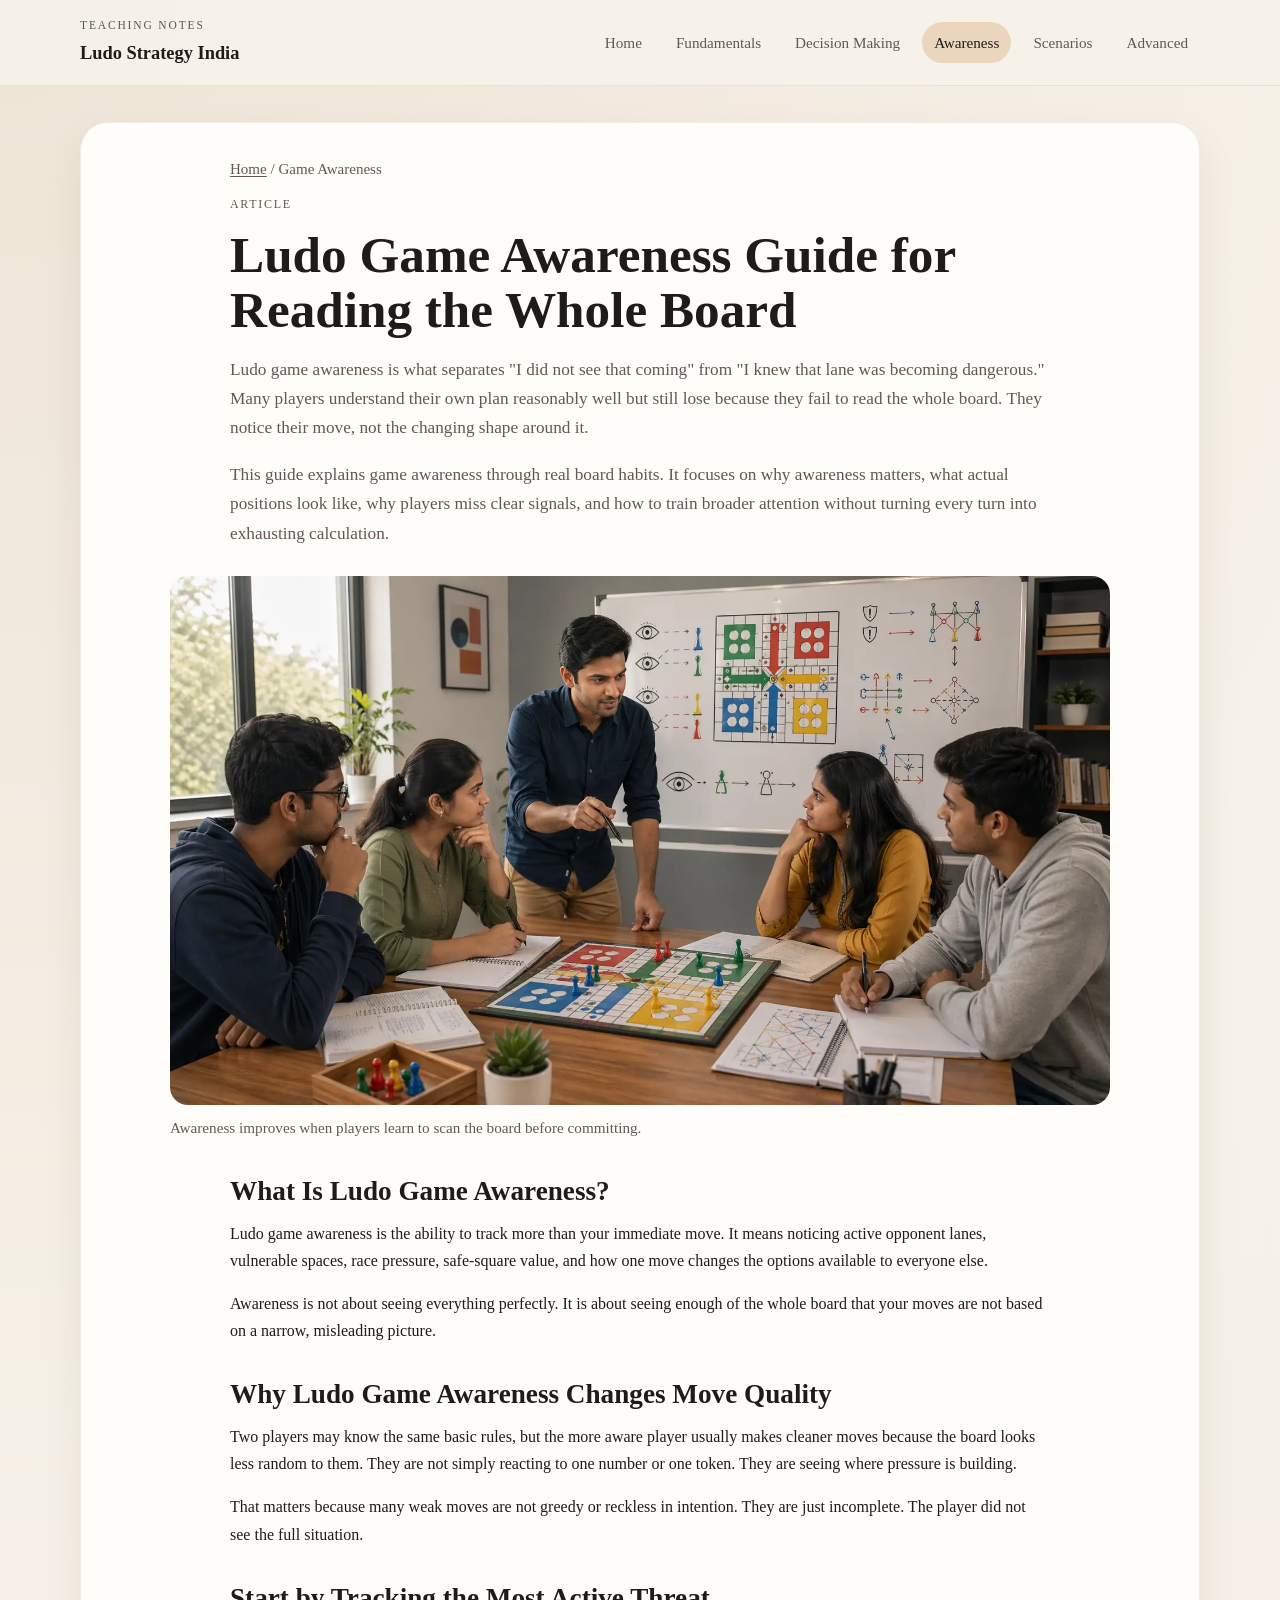
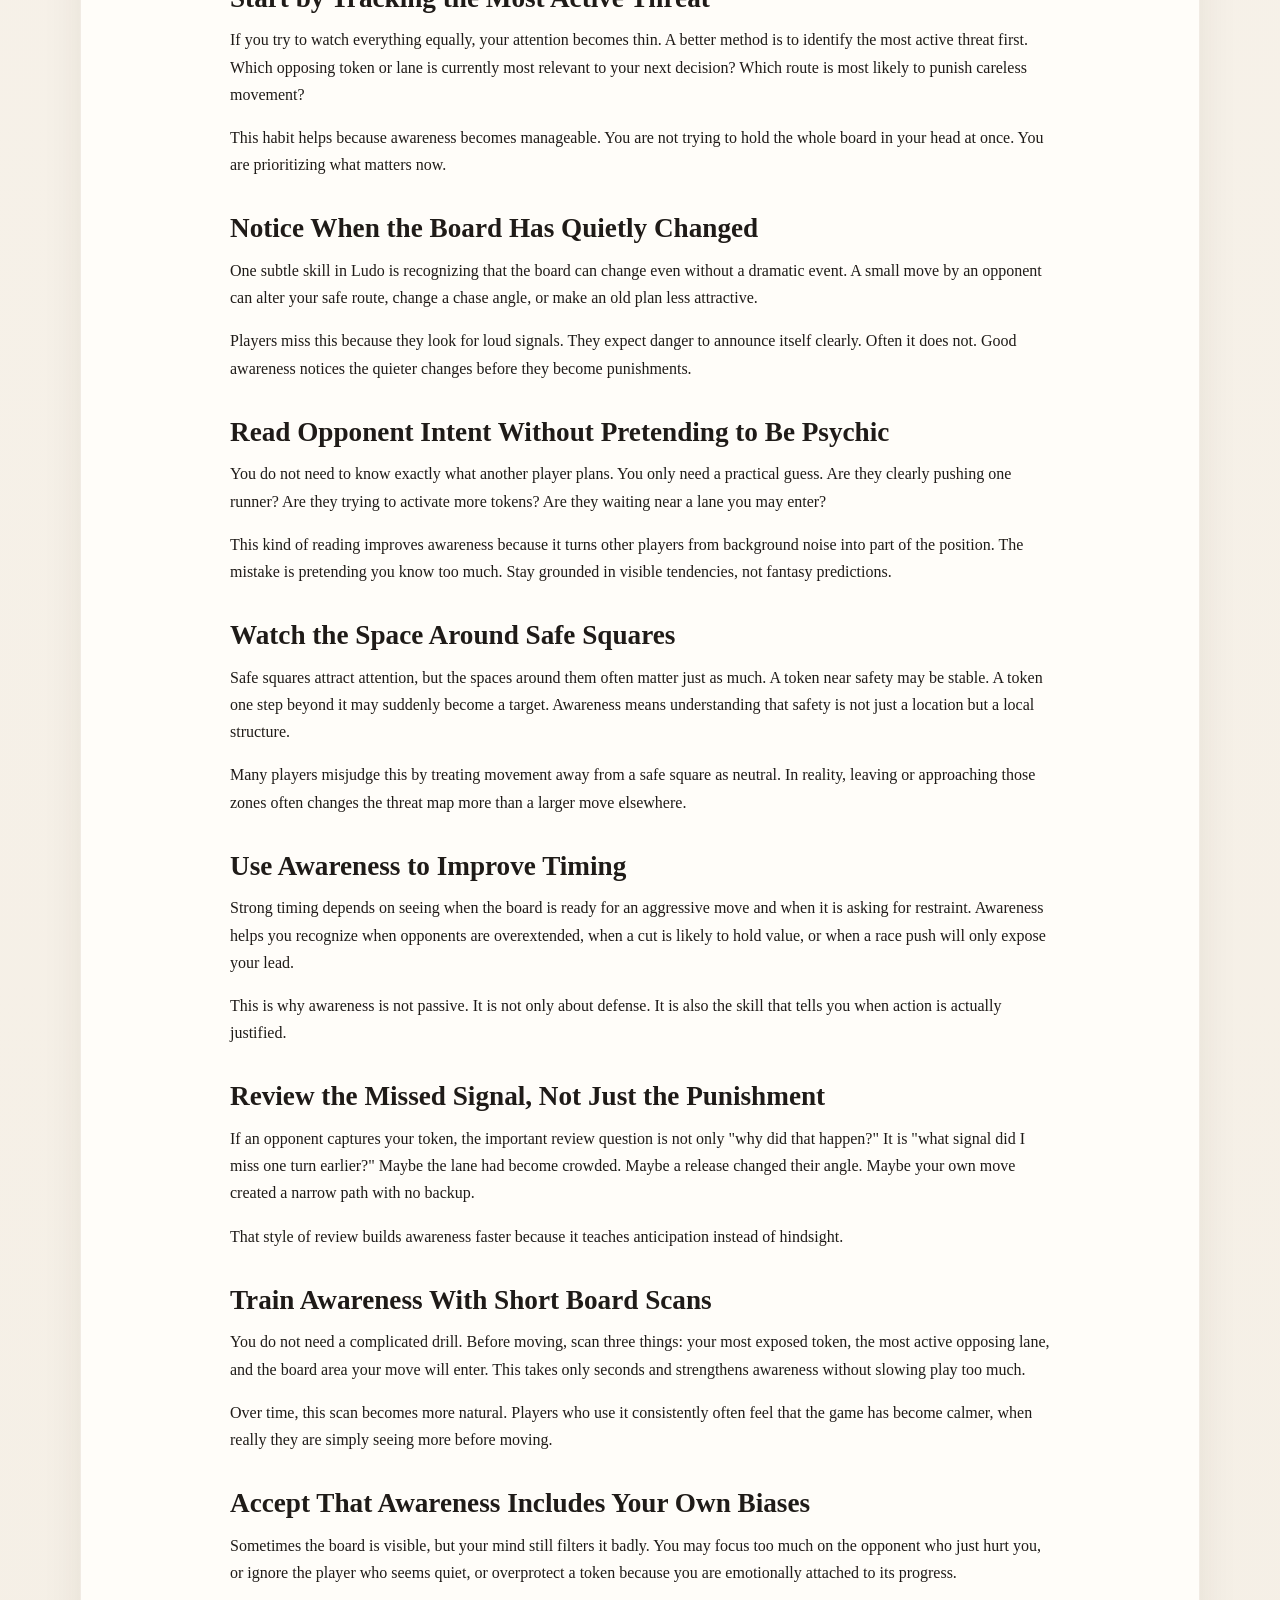
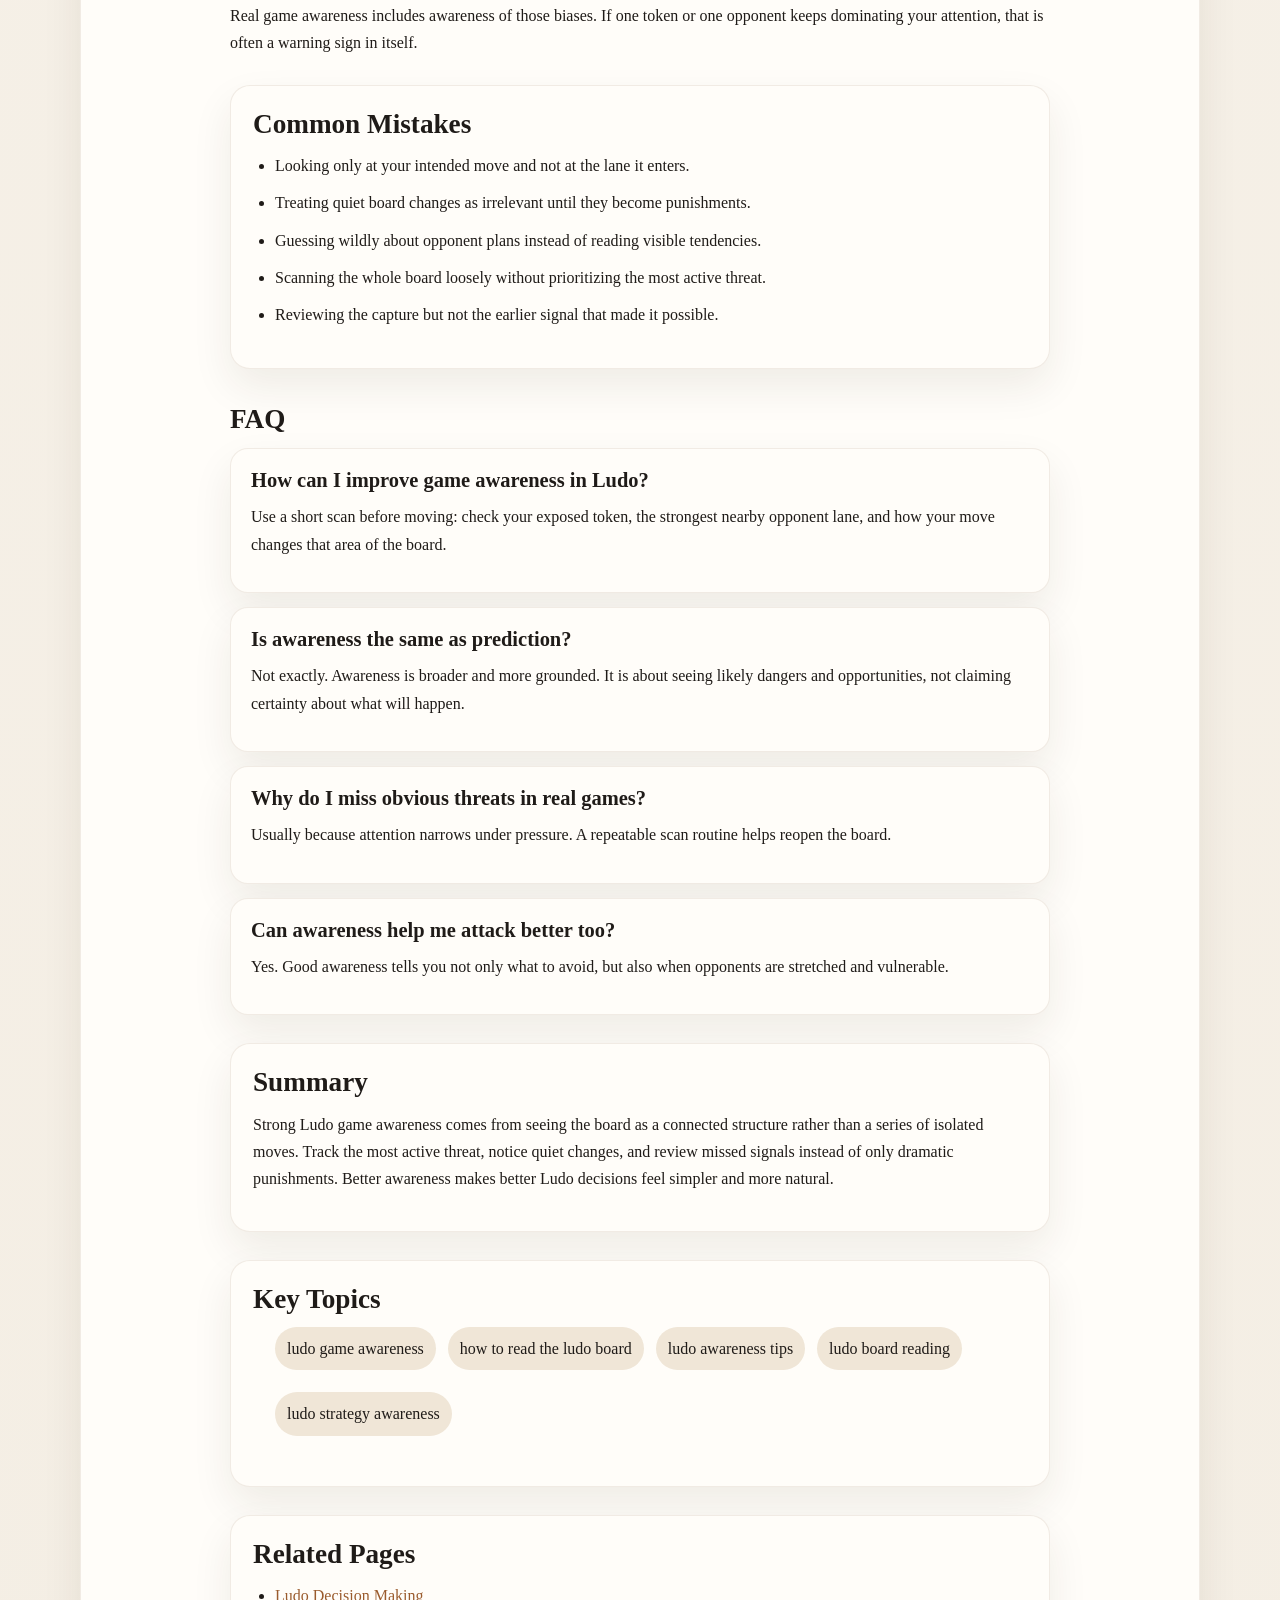
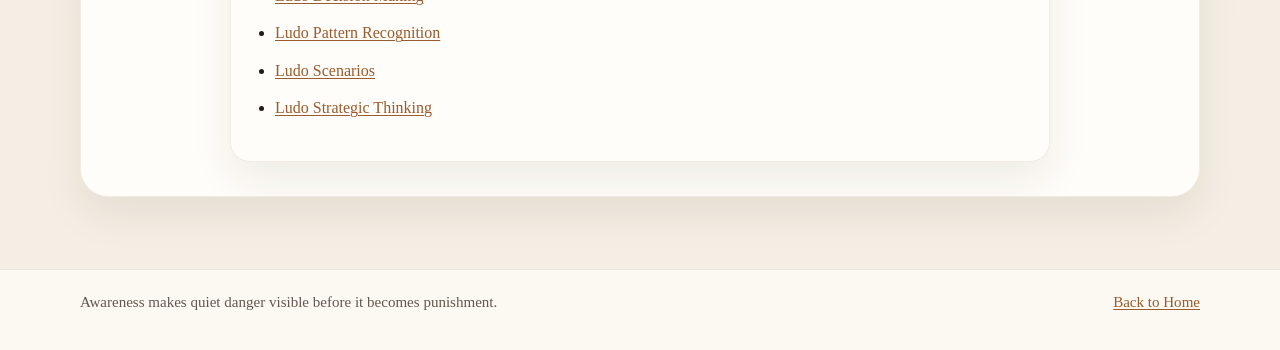
<file: game-awareness.html>
<!doctype html>
<html lang="en"><head><meta charset="utf-8"><meta name="viewport" content="width=device-width, initial-scale=1"><title>Ludo Game Awareness Guide for Reading the Whole Board</title><meta name="description" content="A practical Ludo game awareness guide on threat tracking, quiet board changes, opponent intent, and short scan habits that improve whole-board reading."><link rel="canonical" href="./game-awareness.html"><link rel="stylesheet" href="./assets/css/index.css"></head><body><div class="site-shell"><header class="site-header"><div class="site-header__inner"><a class="site-brand" href="./index.html"><p class="site-brand__eyebrow">Teaching Notes</p><p class="site-brand__name">Ludo Strategy India</p></a><nav class="site-nav" aria-label="Primary"><a href="./index.html">Home</a><a href="./fundamentals.html">Fundamentals</a><a href="./decision-making.html">Decision Making</a><a class="is-active" href="./game-awareness.html">Awareness</a><a href="./scenarios.html">Scenarios</a><a href="./advanced-concepts.html">Advanced</a></nav></div></header><main class="page"><article class="article"><div class="article__header"><div class="breadcrumbs"><a href="./index.html">Home</a> / Game Awareness</div><p class="section-label">Article</p><h1>Ludo Game Awareness Guide for Reading the Whole Board</h1><p class="lede">Ludo game awareness is what separates "I did not see that coming" from "I knew that lane was becoming dangerous." Many players understand their own plan reasonably well but still lose because they fail to read the whole board. They notice their move, not the changing shape around it.</p><p class="lede">This guide explains game awareness through real board habits. It focuses on why awareness matters, what actual positions look like, why players miss clear signals, and how to train broader attention without turning every turn into exhausting calculation.</p></div><figure class="figure-block"><img src="./assets/images/game-awareness.webp" alt="Ludo board awareness study scene with route notes and thoughtful observation setup"><figcaption>Awareness improves when players learn to scan the board before committing.</figcaption></figure><div class="article__body"><h2>What Is Ludo Game Awareness?</h2><p>Ludo game awareness is the ability to track more than your immediate move. It means noticing active opponent lanes, vulnerable spaces, race pressure, safe-square value, and how one move changes the options available to everyone else.</p><p>Awareness is not about seeing everything perfectly. It is about seeing enough of the whole board that your moves are not based on a narrow, misleading picture.</p><h2>Why Ludo Game Awareness Changes Move Quality</h2><p>Two players may know the same basic rules, but the more aware player usually makes cleaner moves because the board looks less random to them. They are not simply reacting to one number or one token. They are seeing where pressure is building.</p><p>That matters because many weak moves are not greedy or reckless in intention. They are just incomplete. The player did not see the full situation.</p><h2>Start by Tracking the Most Active Threat</h2><p>If you try to watch everything equally, your attention becomes thin. A better method is to identify the most active threat first. Which opposing token or lane is currently most relevant to your next decision? Which route is most likely to punish careless movement?</p><p>This habit helps because awareness becomes manageable. You are not trying to hold the whole board in your head at once. You are prioritizing what matters now.</p><h2>Notice When the Board Has Quietly Changed</h2><p>One subtle skill in Ludo is recognizing that the board can change even without a dramatic event. A small move by an opponent can alter your safe route, change a chase angle, or make an old plan less attractive.</p><p>Players miss this because they look for loud signals. They expect danger to announce itself clearly. Often it does not. Good awareness notices the quieter changes before they become punishments.</p><h2>Read Opponent Intent Without Pretending to Be Psychic</h2><p>You do not need to know exactly what another player plans. You only need a practical guess. Are they clearly pushing one runner? Are they trying to activate more tokens? Are they waiting near a lane you may enter?</p><p>This kind of reading improves awareness because it turns other players from background noise into part of the position. The mistake is pretending you know too much. Stay grounded in visible tendencies, not fantasy predictions.</p><h2>Watch the Space Around Safe Squares</h2><p>Safe squares attract attention, but the spaces around them often matter just as much. A token near safety may be stable. A token one step beyond it may suddenly become a target. Awareness means understanding that safety is not just a location but a local structure.</p><p>Many players misjudge this by treating movement away from a safe square as neutral. In reality, leaving or approaching those zones often changes the threat map more than a larger move elsewhere.</p><h2>Use Awareness to Improve Timing</h2><p>Strong timing depends on seeing when the board is ready for an aggressive move and when it is asking for restraint. Awareness helps you recognize when opponents are overextended, when a cut is likely to hold value, or when a race push will only expose your lead.</p><p>This is why awareness is not passive. It is not only about defense. It is also the skill that tells you when action is actually justified.</p><h2>Review the Missed Signal, Not Just the Punishment</h2><p>If an opponent captures your token, the important review question is not only "why did that happen?" It is "what signal did I miss one turn earlier?" Maybe the lane had become crowded. Maybe a release changed their angle. Maybe your own move created a narrow path with no backup.</p><p>That style of review builds awareness faster because it teaches anticipation instead of hindsight.</p><h2>Train Awareness With Short Board Scans</h2><p>You do not need a complicated drill. Before moving, scan three things: your most exposed token, the most active opposing lane, and the board area your move will enter. This takes only seconds and strengthens awareness without slowing play too much.</p><p>Over time, this scan becomes more natural. Players who use it consistently often feel that the game has become calmer, when really they are simply seeing more before moving.</p><h2>Accept That Awareness Includes Your Own Biases</h2><p>Sometimes the board is visible, but your mind still filters it badly. You may focus too much on the opponent who just hurt you, or ignore the player who seems quiet, or overprotect a token because you are emotionally attached to its progress.</p><p>Real game awareness includes awareness of those biases. If one token or one opponent keeps dominating your attention, that is often a warning sign in itself.</p><div class="note-box"><h2>Common Mistakes</h2><ul><li>Looking only at your intended move and not at the lane it enters.</li><li>Treating quiet board changes as irrelevant until they become punishments.</li><li>Guessing wildly about opponent plans instead of reading visible tendencies.</li><li>Scanning the whole board loosely without prioritizing the most active threat.</li><li>Reviewing the capture but not the earlier signal that made it possible.</li></ul></div><h2>FAQ</h2><div class="faq-item"><h3>How can I improve game awareness in Ludo?</h3><p>Use a short scan before moving: check your exposed token, the strongest nearby opponent lane, and how your move changes that area of the board.</p></div><div class="faq-item"><h3>Is awareness the same as prediction?</h3><p>Not exactly. Awareness is broader and more grounded. It is about seeing likely dangers and opportunities, not claiming certainty about what will happen.</p></div><div class="faq-item"><h3>Why do I miss obvious threats in real games?</h3><p>Usually because attention narrows under pressure. A repeatable scan routine helps reopen the board.</p></div><div class="faq-item"><h3>Can awareness help me attack better too?</h3><p>Yes. Good awareness tells you not only what to avoid, but also when opponents are stretched and vulnerable.</p></div><div class="note-box"><h2>Summary</h2><p>Strong Ludo game awareness comes from seeing the board as a connected structure rather than a series of isolated moves. Track the most active threat, notice quiet changes, and review missed signals instead of only dramatic punishments. Better awareness makes better Ludo decisions feel simpler and more natural.</p></div><div class="keywords"><h2>Key Topics</h2><ul class="keywords-list"><li>ludo game awareness</li><li>how to read the ludo board</li><li>ludo awareness tips</li><li>ludo board reading</li><li>ludo strategy awareness</li></ul></div><section class="related-block"><h2>Related Pages</h2><ul><li><a href="./decision-making.html">Ludo Decision Making</a></li><li><a href="./pattern-recognition.html">Ludo Pattern Recognition</a></li><li><a href="./scenarios.html">Ludo Scenarios</a></li><li><a href="./strategic-thinking.html">Ludo Strategic Thinking</a></li></ul></section></div></article></main><footer class="site-footer"><div class="site-footer__inner"><div>Awareness makes quiet danger visible before it becomes punishment.</div><div><a href="./index.html">Back to Home</a></div></div></footer></div></body></html>
</file>
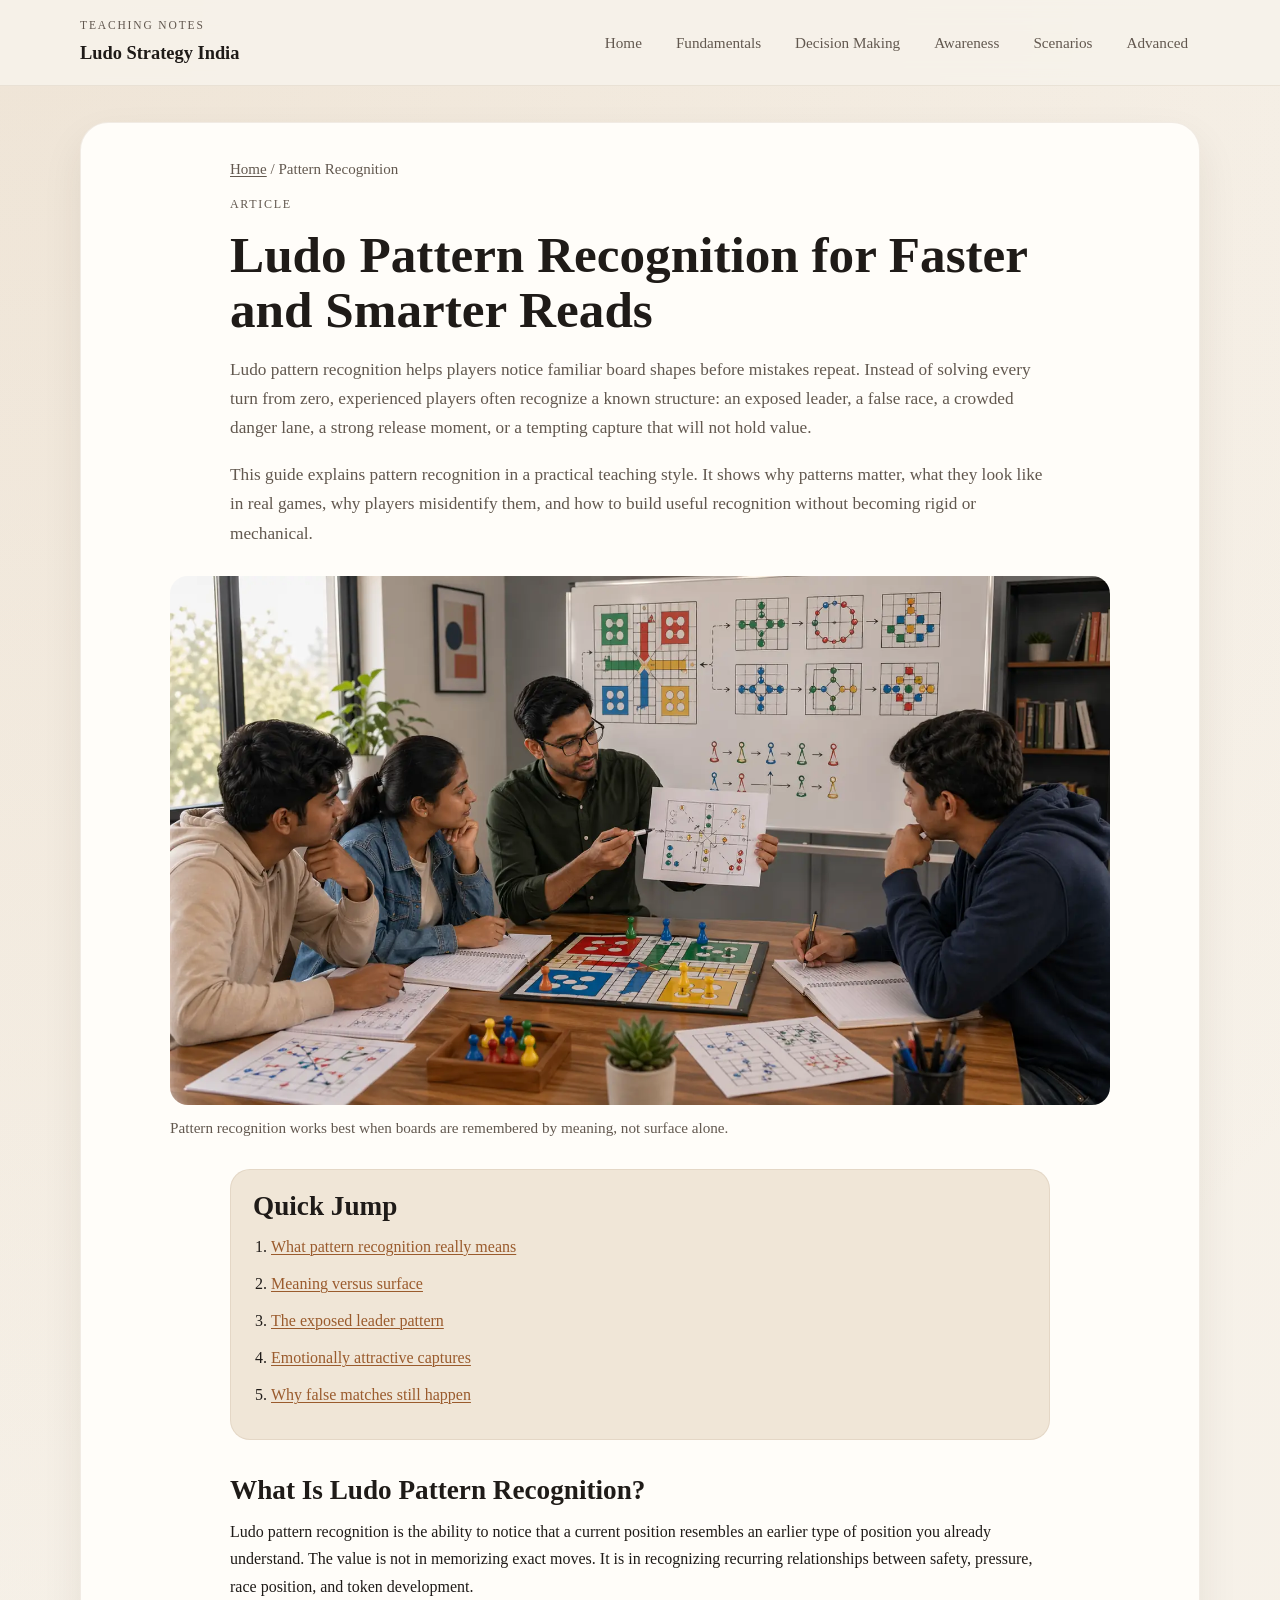
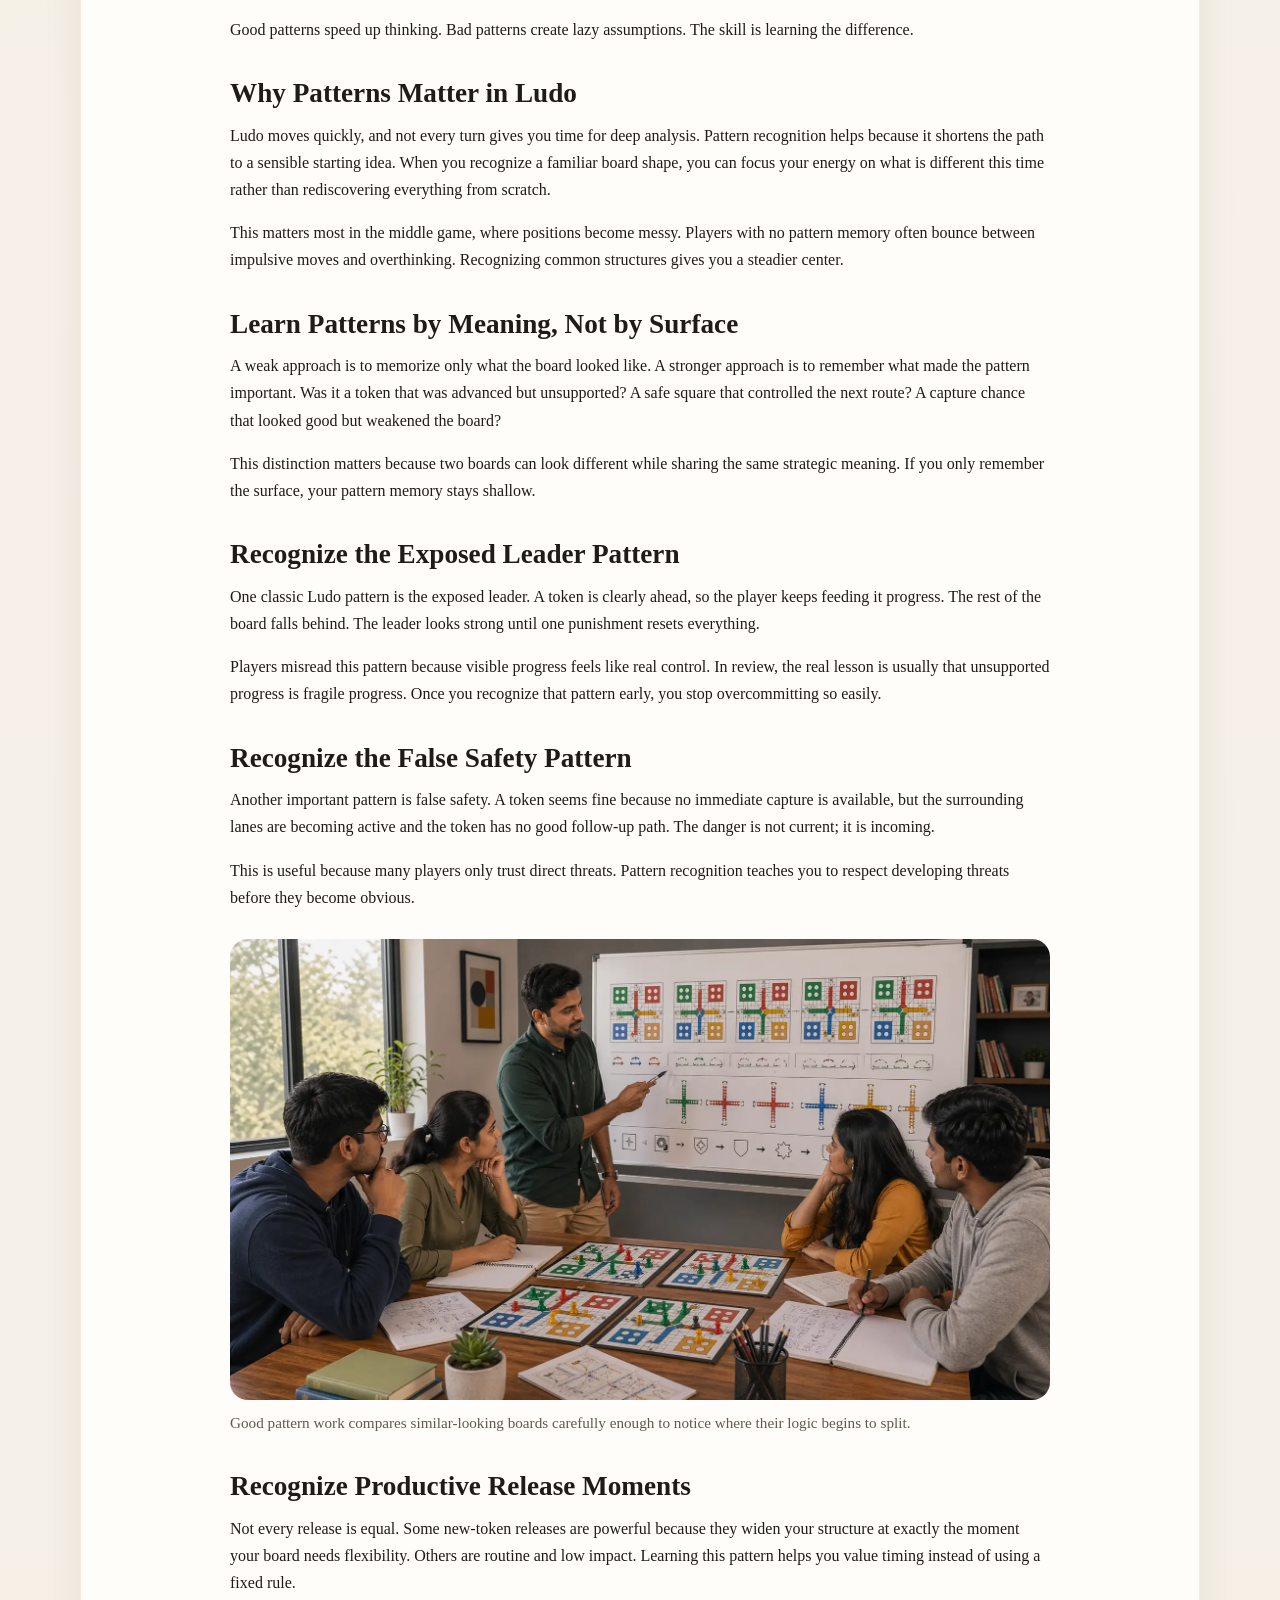
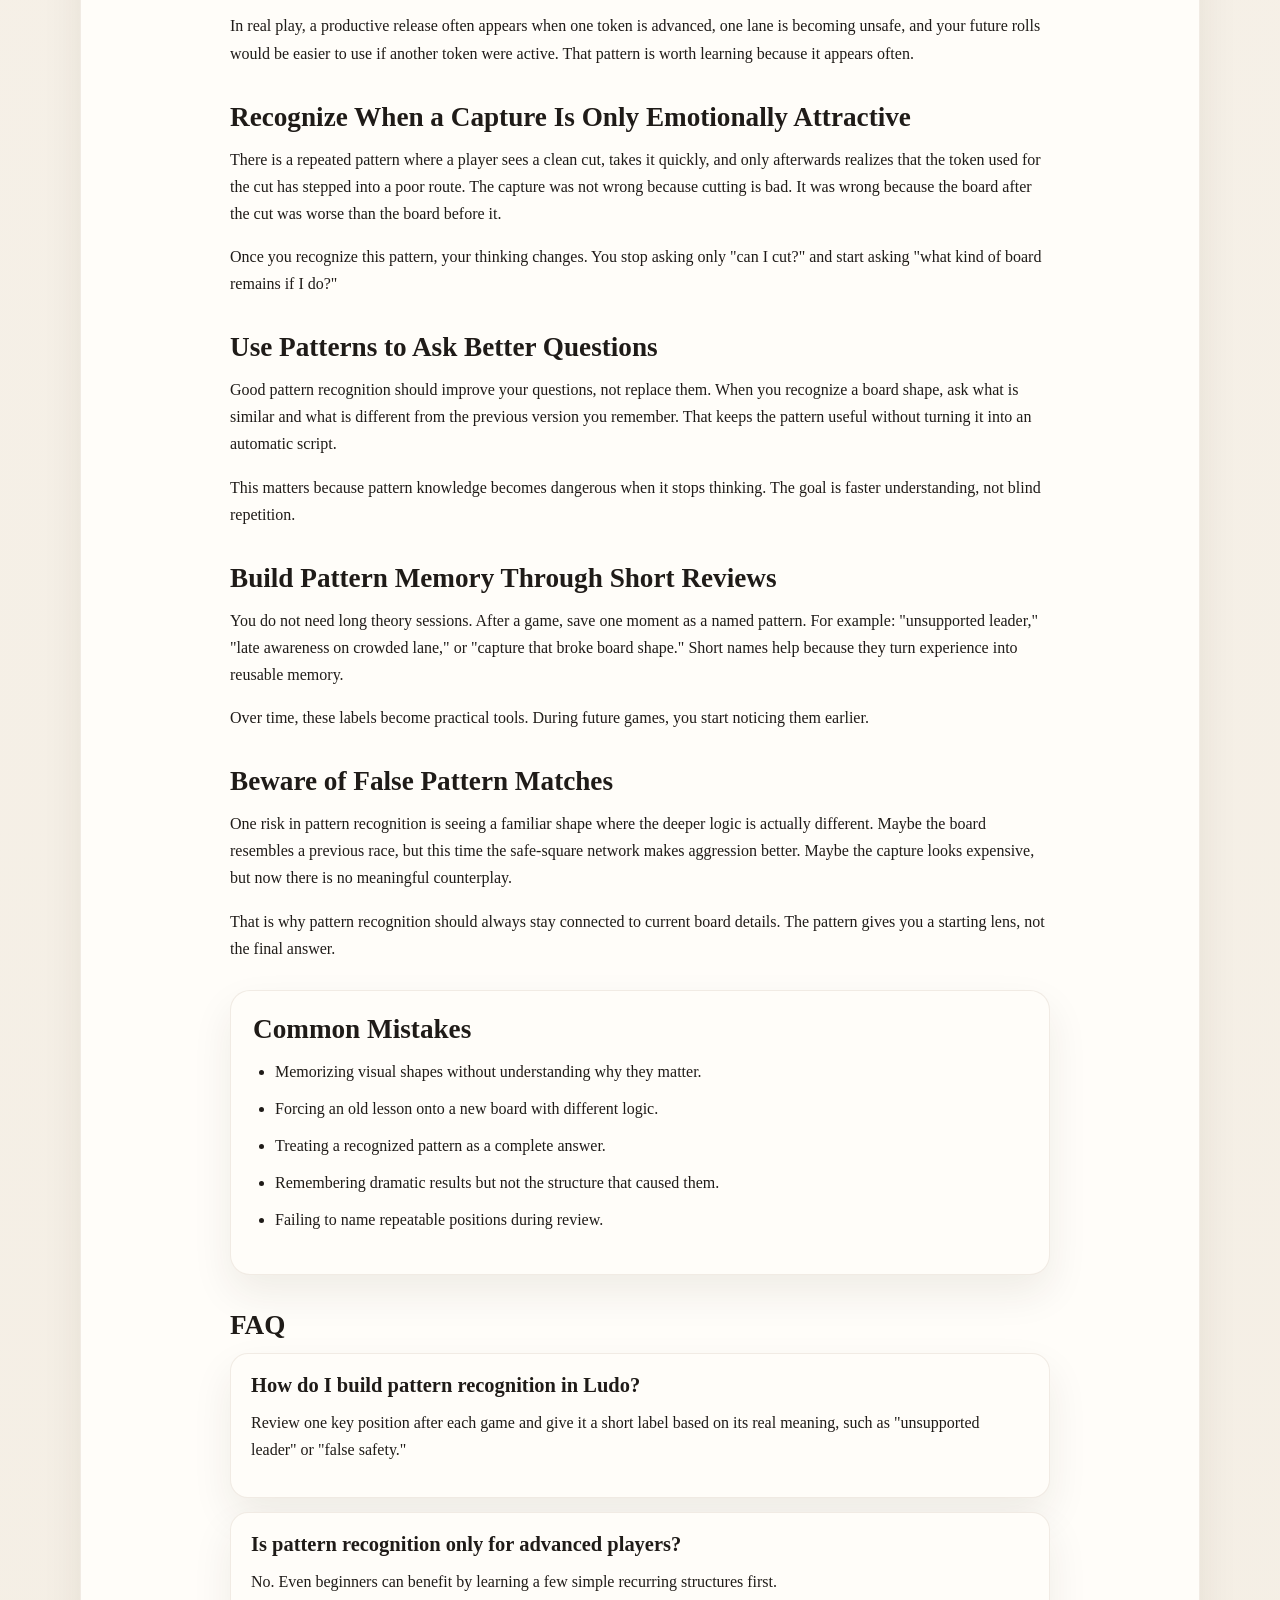
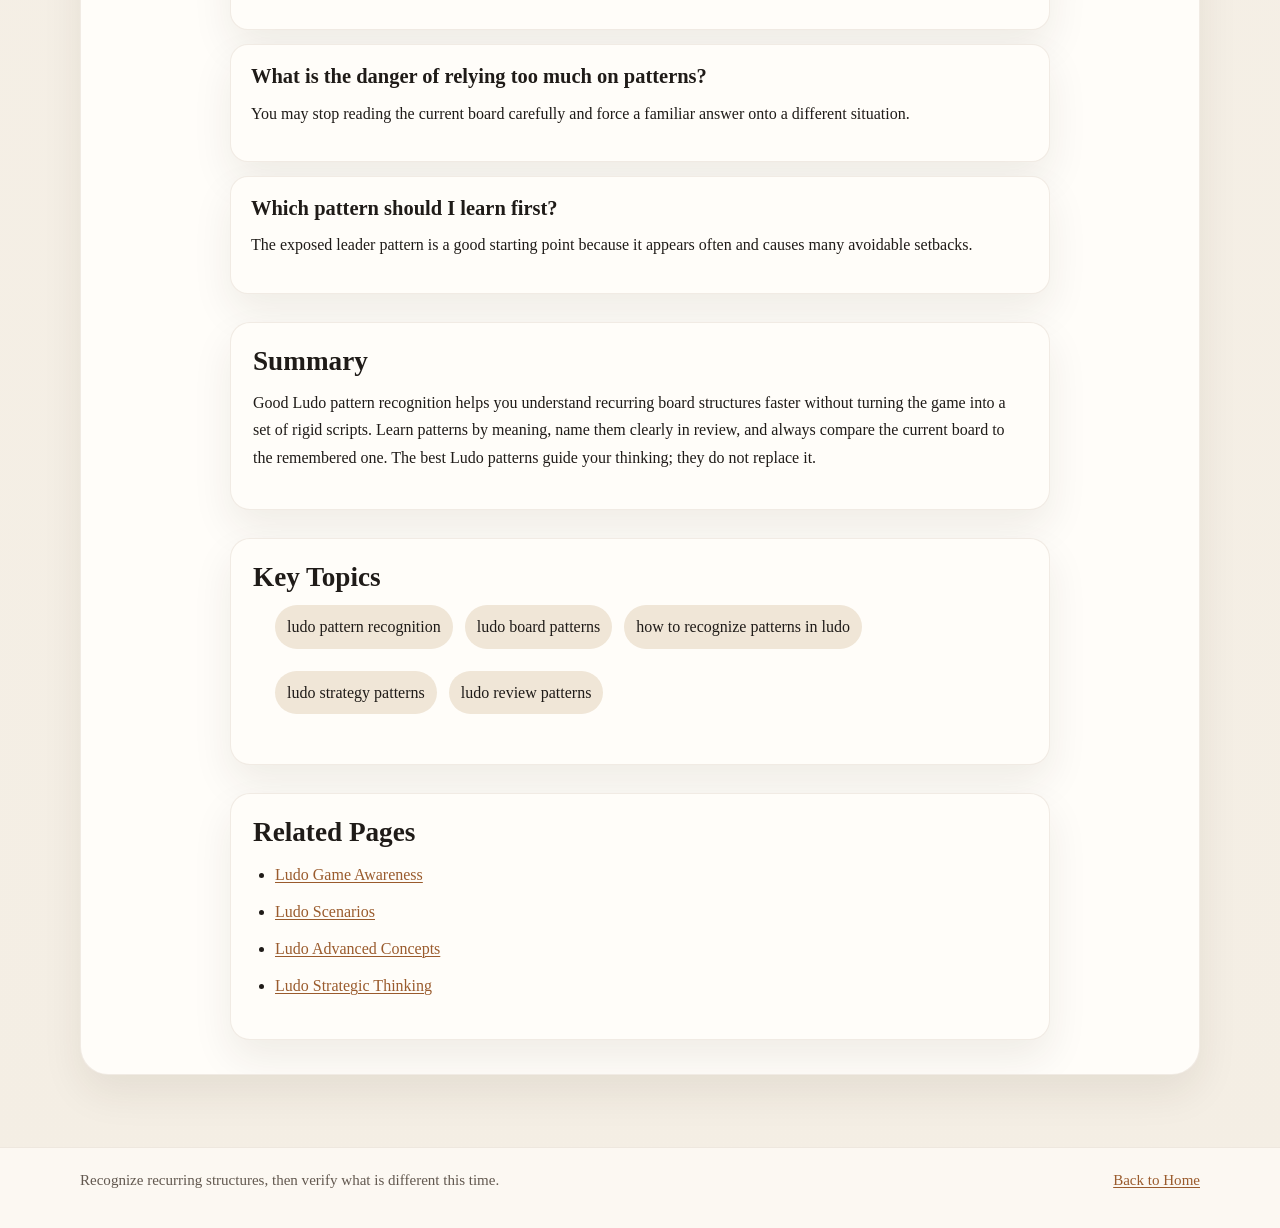
<file: pattern-recognition.html>
<!doctype html>
<html lang="en"><head><meta charset="utf-8"><meta name="viewport" content="width=device-width, initial-scale=1"><title>Ludo Pattern Recognition for Faster and Smarter Reads</title><meta name="description" content="A practical Ludo pattern recognition guide on exposed leaders, false safety, release timing, and turning reviewed positions into reusable board patterns."><link rel="canonical" href="./pattern-recognition.html"><link rel="stylesheet" href="./assets/css/index.css"></head><body><div class="site-shell"><header class="site-header"><div class="site-header__inner"><a class="site-brand" href="./index.html"><p class="site-brand__eyebrow">Teaching Notes</p><p class="site-brand__name">Ludo Strategy India</p></a><nav class="site-nav" aria-label="Primary"><a href="./index.html">Home</a><a href="./fundamentals.html">Fundamentals</a><a href="./decision-making.html">Decision Making</a><a href="./game-awareness.html">Awareness</a><a href="./scenarios.html">Scenarios</a><a href="./advanced-concepts.html">Advanced</a></nav></div></header><main class="page"><article class="article"><div class="article__header"><div class="breadcrumbs"><a href="./index.html">Home</a> / Pattern Recognition</div><p class="section-label">Article</p><h1>Ludo Pattern Recognition for Faster and Smarter Reads</h1><p class="lede">Ludo pattern recognition helps players notice familiar board shapes before mistakes repeat. Instead of solving every turn from zero, experienced players often recognize a known structure: an exposed leader, a false race, a crowded danger lane, a strong release moment, or a tempting capture that will not hold value.</p><p class="lede">This guide explains pattern recognition in a practical teaching style. It shows why patterns matter, what they look like in real games, why players misidentify them, and how to build useful recognition without becoming rigid or mechanical.</p></div><figure class="figure-block"><img src="./assets/images/pattern-recognition.webp" alt="Ludo pattern study workspace with route sketches and practical examples"><figcaption>Pattern recognition works best when boards are remembered by meaning, not surface alone.</figcaption></figure><div class="article__body"><aside class="jump-box"><h2>Quick Jump</h2><ol class="jump-list"><li><a href="#what-is-pattern-recognition">What pattern recognition really means</a></li><li><a href="#meaning-not-surface">Meaning versus surface</a></li><li><a href="#exposed-leader">The exposed leader pattern</a></li><li><a href="#capture-pattern">Emotionally attractive captures</a></li><li><a href="#false-matches">Why false matches still happen</a></li></ol></aside><h2 id="what-is-pattern-recognition">What Is Ludo Pattern Recognition?</h2><p>Ludo pattern recognition is the ability to notice that a current position resembles an earlier type of position you already understand. The value is not in memorizing exact moves. It is in recognizing recurring relationships between safety, pressure, race position, and token development.</p><p>Good patterns speed up thinking. Bad patterns create lazy assumptions. The skill is learning the difference.</p><h2>Why Patterns Matter in Ludo</h2><p>Ludo moves quickly, and not every turn gives you time for deep analysis. Pattern recognition helps because it shortens the path to a sensible starting idea. When you recognize a familiar board shape, you can focus your energy on what is different this time rather than rediscovering everything from scratch.</p><p>This matters most in the middle game, where positions become messy. Players with no pattern memory often bounce between impulsive moves and overthinking. Recognizing common structures gives you a steadier center.</p><h2 id="meaning-not-surface">Learn Patterns by Meaning, Not by Surface</h2><p>A weak approach is to memorize only what the board looked like. A stronger approach is to remember what made the pattern important. Was it a token that was advanced but unsupported? A safe square that controlled the next route? A capture chance that looked good but weakened the board?</p><p>This distinction matters because two boards can look different while sharing the same strategic meaning. If you only remember the surface, your pattern memory stays shallow.</p><h2 id="exposed-leader">Recognize the Exposed Leader Pattern</h2><p>One classic Ludo pattern is the exposed leader. A token is clearly ahead, so the player keeps feeding it progress. The rest of the board falls behind. The leader looks strong until one punishment resets everything.</p><p>Players misread this pattern because visible progress feels like real control. In review, the real lesson is usually that unsupported progress is fragile progress. Once you recognize that pattern early, you stop overcommitting so easily.</p><h2>Recognize the False Safety Pattern</h2><p>Another important pattern is false safety. A token seems fine because no immediate capture is available, but the surrounding lanes are becoming active and the token has no good follow-up path. The danger is not current; it is incoming.</p><p>This is useful because many players only trust direct threats. Pattern recognition teaches you to respect developing threats before they become obvious.</p><figure class="figure-block"><img src="./assets/images/pattern-recognition-support.webp" alt="Ludo pattern recognition insert showing similar board setups being compared on desk and whiteboard"><figcaption>Good pattern work compares similar-looking boards carefully enough to notice where their logic begins to split.</figcaption></figure><h2>Recognize Productive Release Moments</h2><p>Not every release is equal. Some new-token releases are powerful because they widen your structure at exactly the moment your board needs flexibility. Others are routine and low impact. Learning this pattern helps you value timing instead of using a fixed rule.</p><p>In real play, a productive release often appears when one token is advanced, one lane is becoming unsafe, and your future rolls would be easier to use if another token were active. That pattern is worth learning because it appears often.</p><h2 id="capture-pattern">Recognize When a Capture Is Only Emotionally Attractive</h2><p>There is a repeated pattern where a player sees a clean cut, takes it quickly, and only afterwards realizes that the token used for the cut has stepped into a poor route. The capture was not wrong because cutting is bad. It was wrong because the board after the cut was worse than the board before it.</p><p>Once you recognize this pattern, your thinking changes. You stop asking only "can I cut?" and start asking "what kind of board remains if I do?"</p><h2>Use Patterns to Ask Better Questions</h2><p>Good pattern recognition should improve your questions, not replace them. When you recognize a board shape, ask what is similar and what is different from the previous version you remember. That keeps the pattern useful without turning it into an automatic script.</p><p>This matters because pattern knowledge becomes dangerous when it stops thinking. The goal is faster understanding, not blind repetition.</p><h2>Build Pattern Memory Through Short Reviews</h2><p>You do not need long theory sessions. After a game, save one moment as a named pattern. For example: "unsupported leader," "late awareness on crowded lane," or "capture that broke board shape." Short names help because they turn experience into reusable memory.</p><p>Over time, these labels become practical tools. During future games, you start noticing them earlier.</p><h2 id="false-matches">Beware of False Pattern Matches</h2><p>One risk in pattern recognition is seeing a familiar shape where the deeper logic is actually different. Maybe the board resembles a previous race, but this time the safe-square network makes aggression better. Maybe the capture looks expensive, but now there is no meaningful counterplay.</p><p>That is why pattern recognition should always stay connected to current board details. The pattern gives you a starting lens, not the final answer.</p><div class="note-box"><h2>Common Mistakes</h2><ul><li>Memorizing visual shapes without understanding why they matter.</li><li>Forcing an old lesson onto a new board with different logic.</li><li>Treating a recognized pattern as a complete answer.</li><li>Remembering dramatic results but not the structure that caused them.</li><li>Failing to name repeatable positions during review.</li></ul></div><h2>FAQ</h2><div class="faq-item"><h3>How do I build pattern recognition in Ludo?</h3><p>Review one key position after each game and give it a short label based on its real meaning, such as "unsupported leader" or "false safety."</p></div><div class="faq-item"><h3>Is pattern recognition only for advanced players?</h3><p>No. Even beginners can benefit by learning a few simple recurring structures first.</p></div><div class="faq-item"><h3>What is the danger of relying too much on patterns?</h3><p>You may stop reading the current board carefully and force a familiar answer onto a different situation.</p></div><div class="faq-item"><h3>Which pattern should I learn first?</h3><p>The exposed leader pattern is a good starting point because it appears often and causes many avoidable setbacks.</p></div><div class="note-box"><h2>Summary</h2><p>Good Ludo pattern recognition helps you understand recurring board structures faster without turning the game into a set of rigid scripts. Learn patterns by meaning, name them clearly in review, and always compare the current board to the remembered one. The best Ludo patterns guide your thinking; they do not replace it.</p></div><div class="keywords"><h2>Key Topics</h2><ul class="keywords-list"><li>ludo pattern recognition</li><li>ludo board patterns</li><li>how to recognize patterns in ludo</li><li>ludo strategy patterns</li><li>ludo review patterns</li></ul></div><section class="related-block"><h2>Related Pages</h2><ul><li><a href="./game-awareness.html">Ludo Game Awareness</a></li><li><a href="./scenarios.html">Ludo Scenarios</a></li><li><a href="./advanced-concepts.html">Ludo Advanced Concepts</a></li><li><a href="./strategic-thinking.html">Ludo Strategic Thinking</a></li></ul></section></div></article></main><footer class="site-footer"><div class="site-footer__inner"><div>Recognize recurring structures, then verify what is different this time.</div><div><a href="./index.html">Back to Home</a></div></div></footer></div></body></html>
</file>
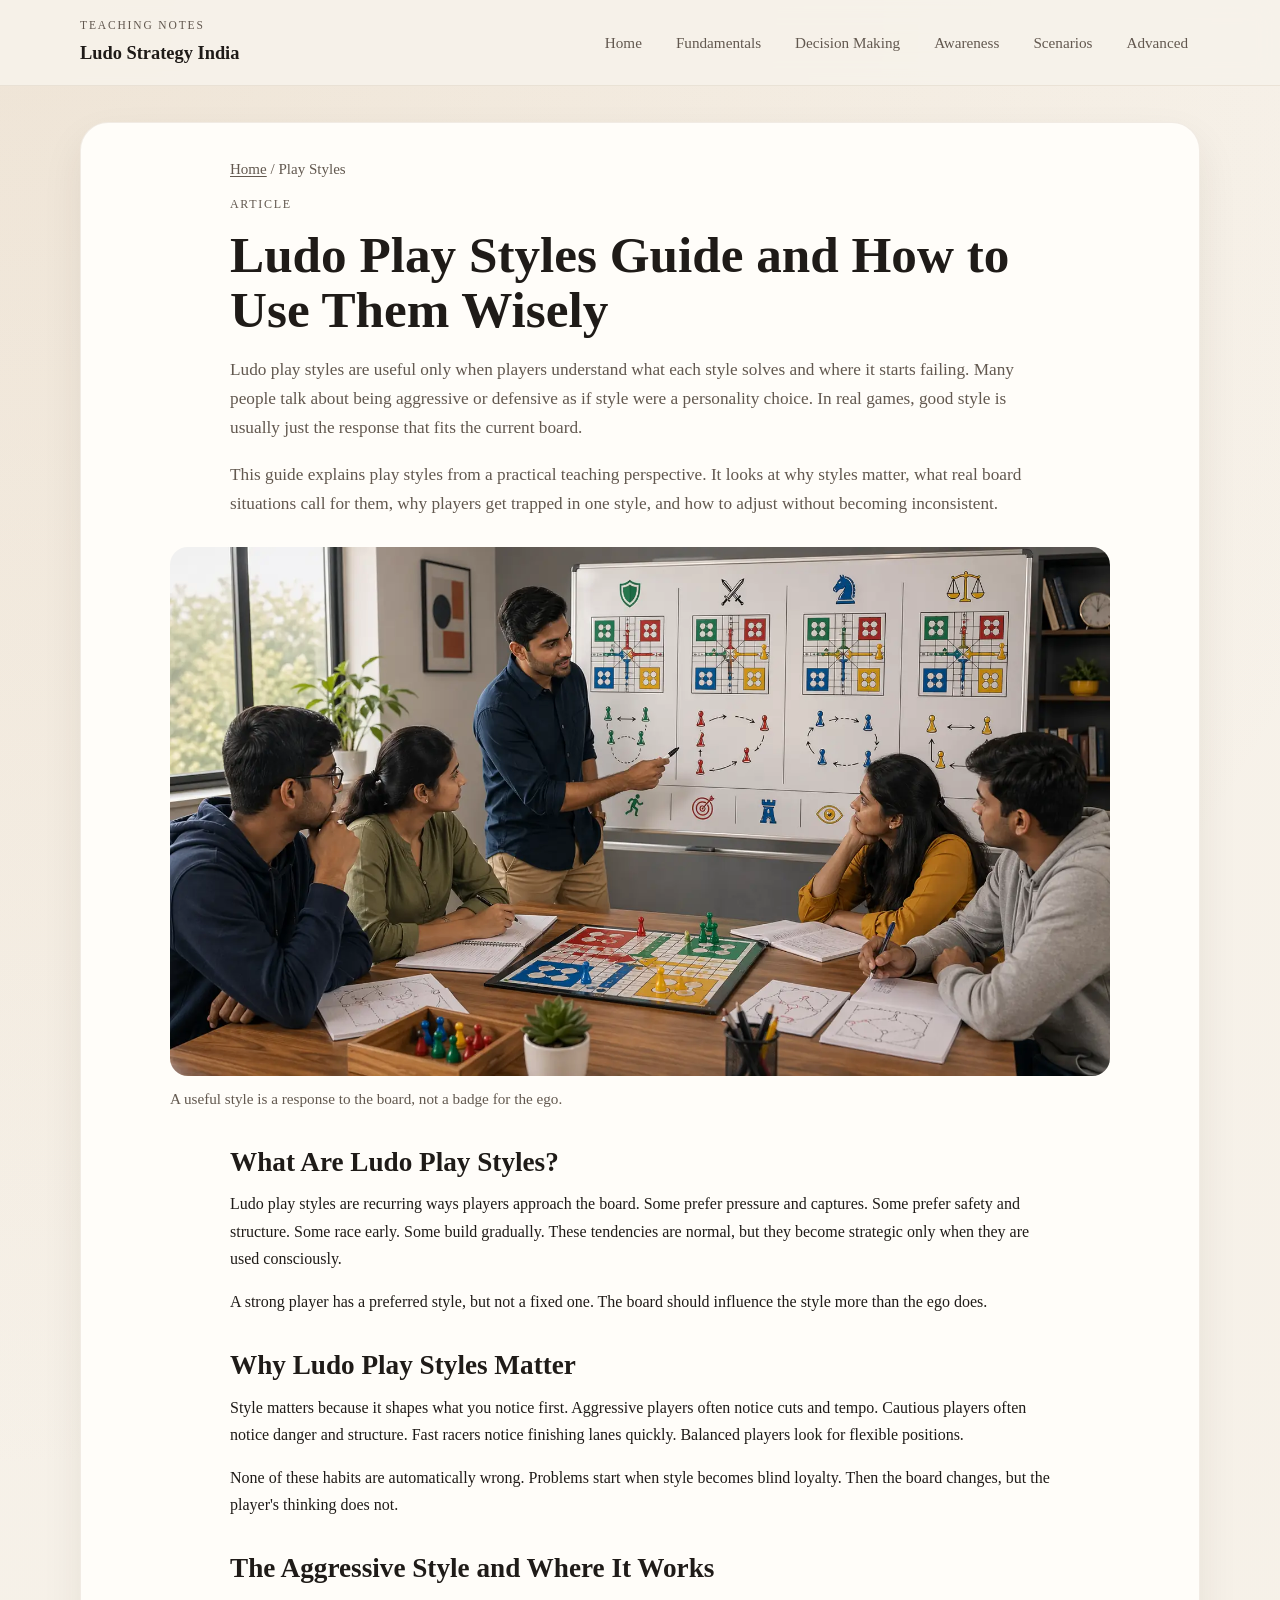
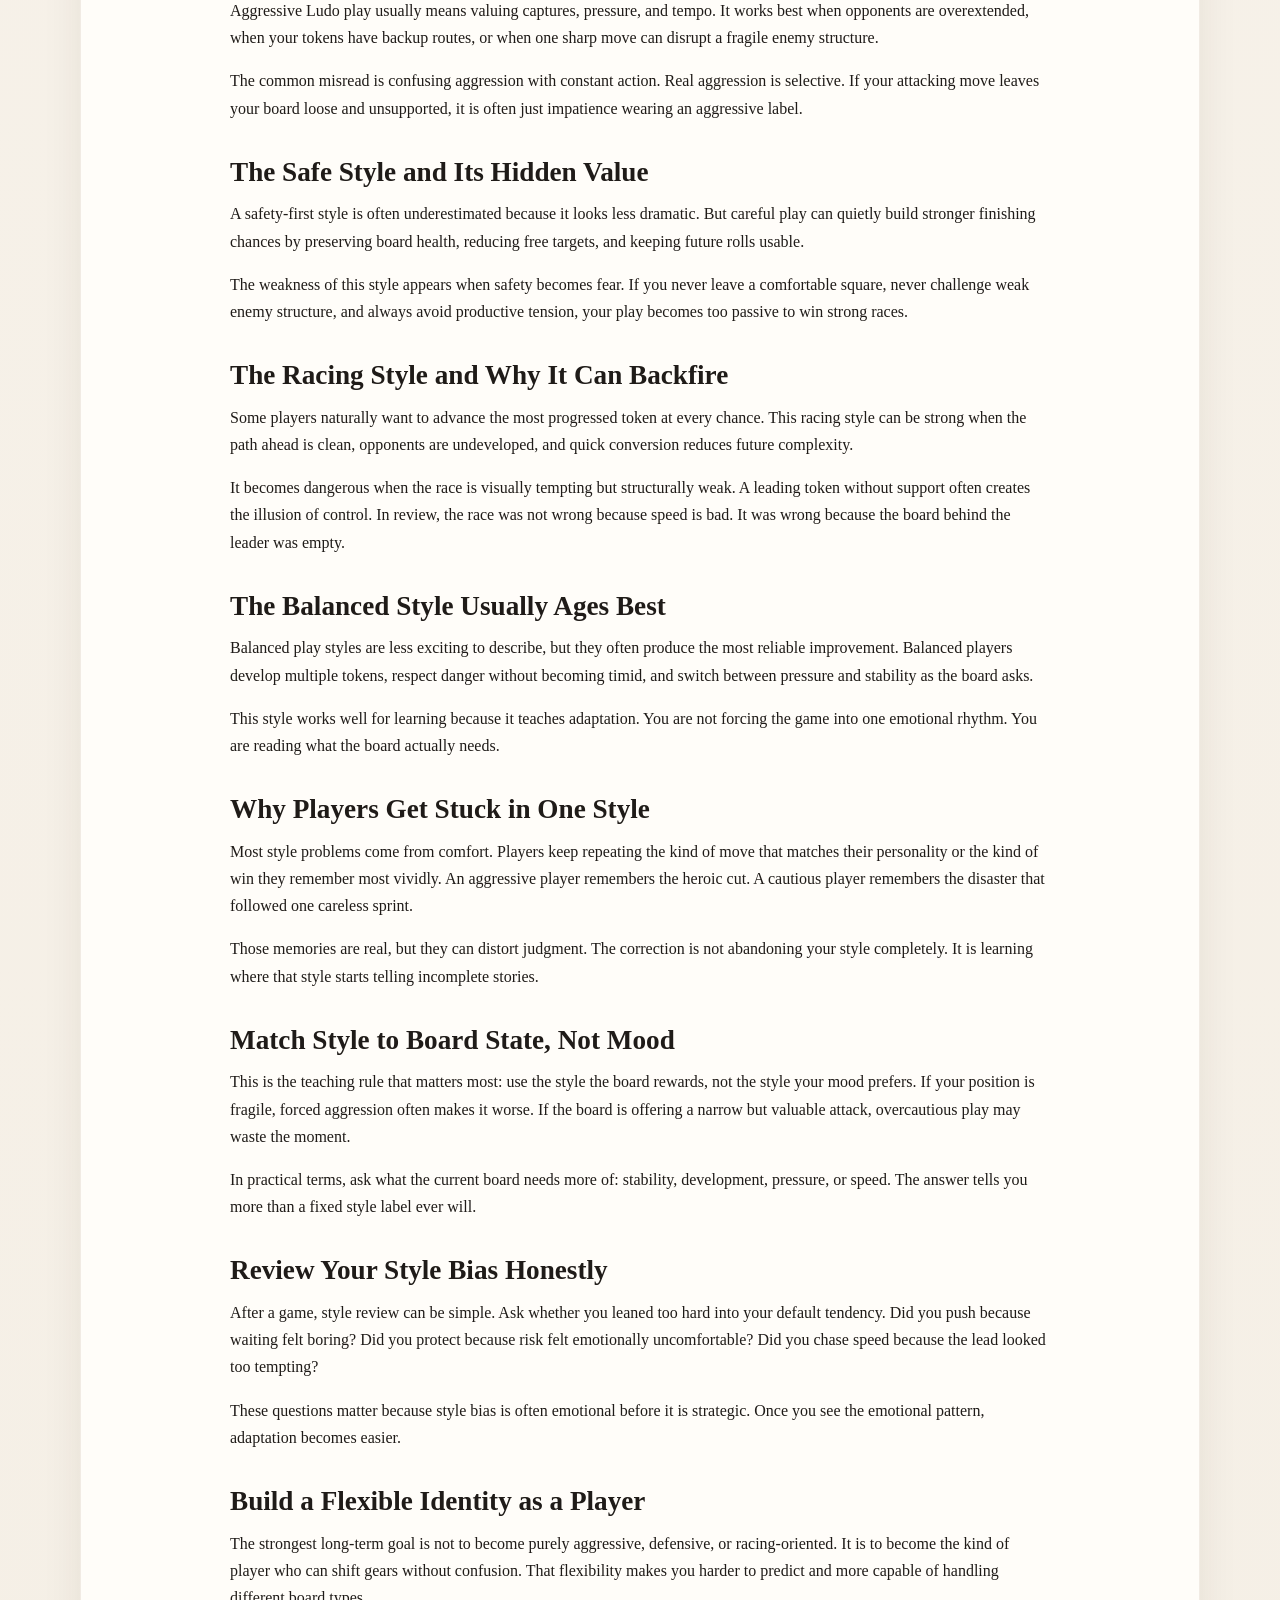
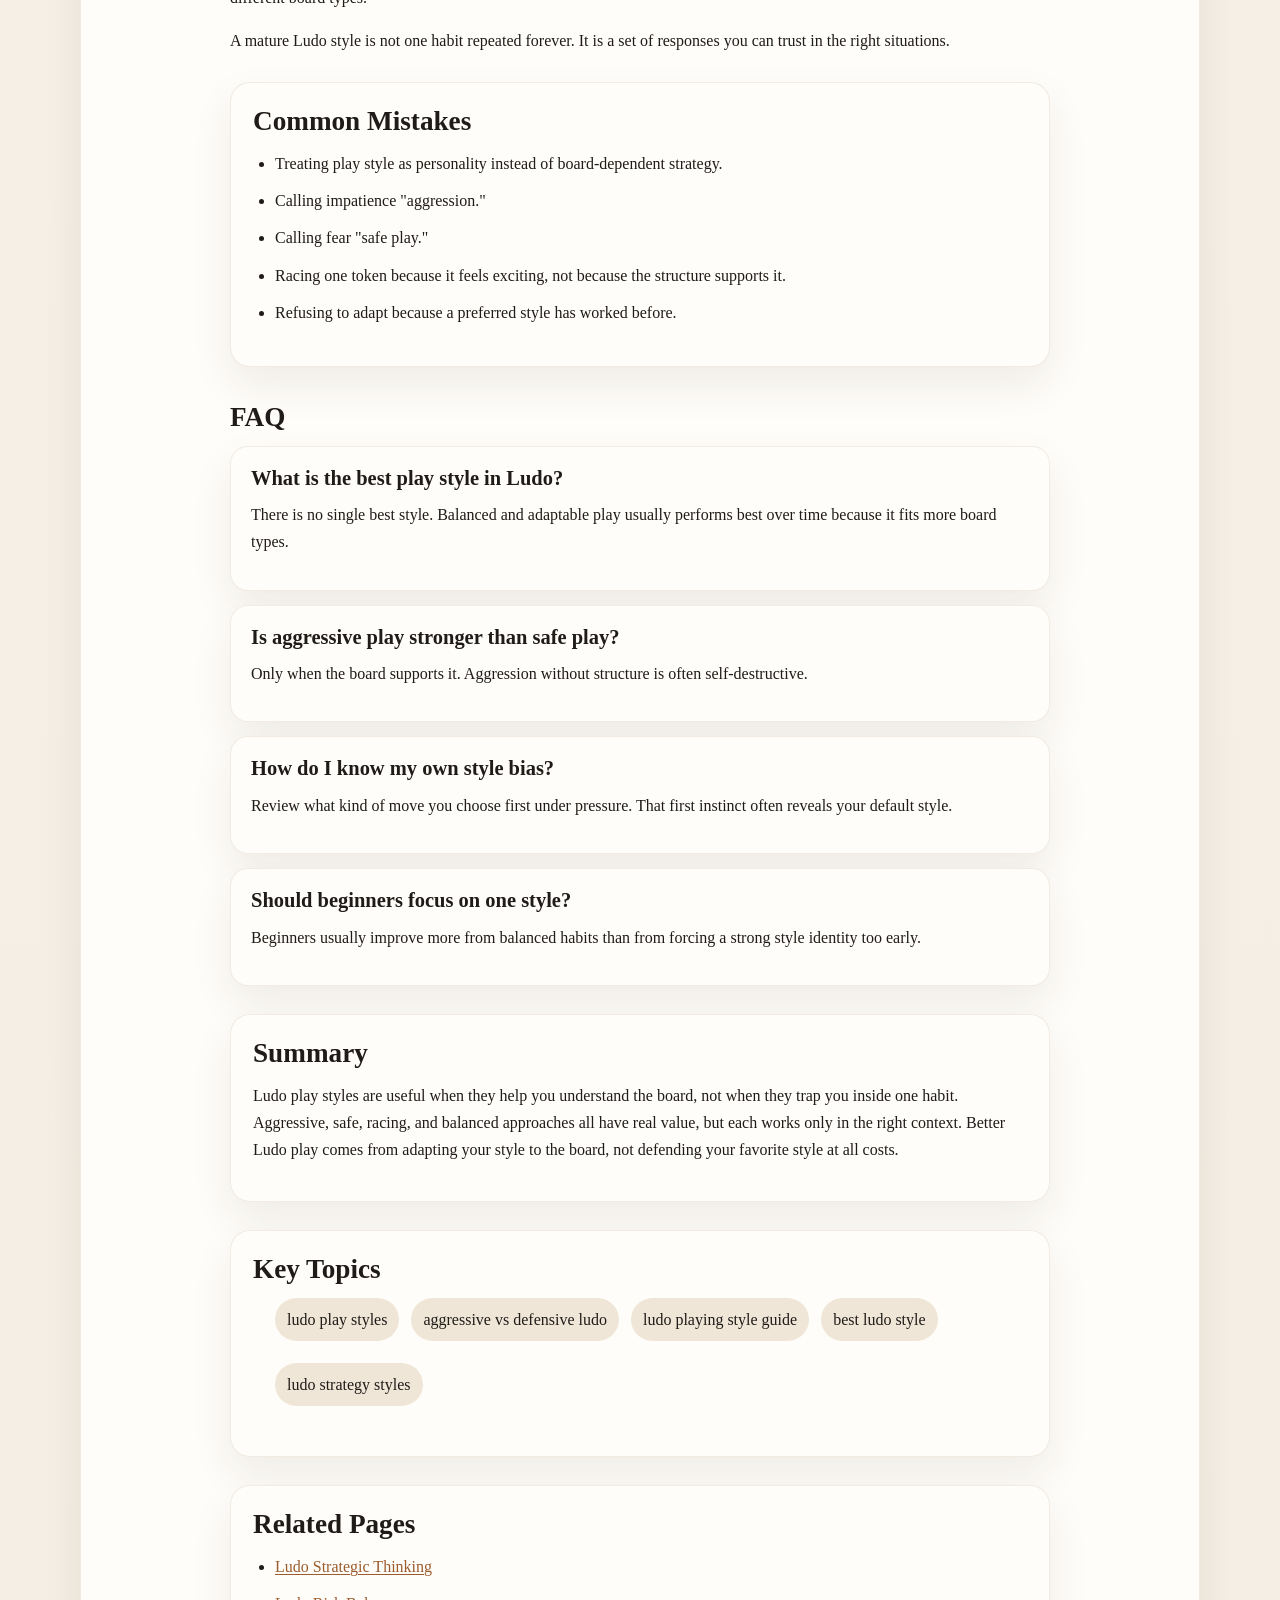
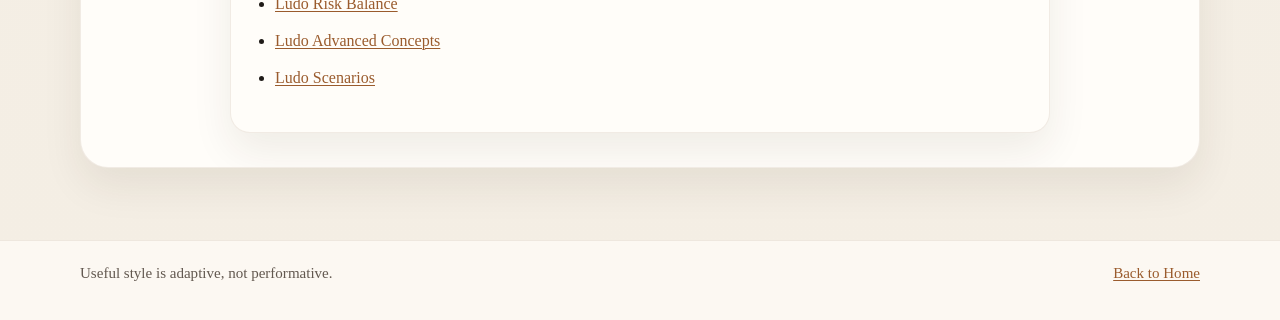
<file: play-styles.html>
<!doctype html>
<html lang="en"><head><meta charset="utf-8"><meta name="viewport" content="width=device-width, initial-scale=1"><title>Ludo Play Styles Guide and How to Use Them Wisely</title><meta name="description" content="A practical Ludo play styles guide on aggressive, safe, racing, and balanced approaches, with advice on adapting style to board state rather than mood."><link rel="canonical" href="./play-styles.html"><link rel="stylesheet" href="./assets/css/index.css"></head><body><div class="site-shell"><header class="site-header"><div class="site-header__inner"><a class="site-brand" href="./index.html"><p class="site-brand__eyebrow">Teaching Notes</p><p class="site-brand__name">Ludo Strategy India</p></a><nav class="site-nav" aria-label="Primary"><a href="./index.html">Home</a><a href="./fundamentals.html">Fundamentals</a><a href="./decision-making.html">Decision Making</a><a href="./game-awareness.html">Awareness</a><a href="./scenarios.html">Scenarios</a><a href="./advanced-concepts.html">Advanced</a></nav></div></header><main class="page"><article class="article"><div class="article__header"><div class="breadcrumbs"><a href="./index.html">Home</a> / Play Styles</div><p class="section-label">Article</p><h1>Ludo Play Styles Guide and How to Use Them Wisely</h1><p class="lede">Ludo play styles are useful only when players understand what each style solves and where it starts failing. Many people talk about being aggressive or defensive as if style were a personality choice. In real games, good style is usually just the response that fits the current board.</p><p class="lede">This guide explains play styles from a practical teaching perspective. It looks at why styles matter, what real board situations call for them, why players get trapped in one style, and how to adjust without becoming inconsistent.</p></div><figure class="figure-block"><img src="./assets/images/play-styles.webp" alt="Ludo play styles learning scene with board comparison notes and coaching setup"><figcaption>A useful style is a response to the board, not a badge for the ego.</figcaption></figure><div class="article__body"><h2>What Are Ludo Play Styles?</h2><p>Ludo play styles are recurring ways players approach the board. Some prefer pressure and captures. Some prefer safety and structure. Some race early. Some build gradually. These tendencies are normal, but they become strategic only when they are used consciously.</p><p>A strong player has a preferred style, but not a fixed one. The board should influence the style more than the ego does.</p><h2>Why Ludo Play Styles Matter</h2><p>Style matters because it shapes what you notice first. Aggressive players often notice cuts and tempo. Cautious players often notice danger and structure. Fast racers notice finishing lanes quickly. Balanced players look for flexible positions.</p><p>None of these habits are automatically wrong. Problems start when style becomes blind loyalty. Then the board changes, but the player's thinking does not.</p><h2>The Aggressive Style and Where It Works</h2><p>Aggressive Ludo play usually means valuing captures, pressure, and tempo. It works best when opponents are overextended, when your tokens have backup routes, or when one sharp move can disrupt a fragile enemy structure.</p><p>The common misread is confusing aggression with constant action. Real aggression is selective. If your attacking move leaves your board loose and unsupported, it is often just impatience wearing an aggressive label.</p><h2>The Safe Style and Its Hidden Value</h2><p>A safety-first style is often underestimated because it looks less dramatic. But careful play can quietly build stronger finishing chances by preserving board health, reducing free targets, and keeping future rolls usable.</p><p>The weakness of this style appears when safety becomes fear. If you never leave a comfortable square, never challenge weak enemy structure, and always avoid productive tension, your play becomes too passive to win strong races.</p><h2>The Racing Style and Why It Can Backfire</h2><p>Some players naturally want to advance the most progressed token at every chance. This racing style can be strong when the path ahead is clean, opponents are undeveloped, and quick conversion reduces future complexity.</p><p>It becomes dangerous when the race is visually tempting but structurally weak. A leading token without support often creates the illusion of control. In review, the race was not wrong because speed is bad. It was wrong because the board behind the leader was empty.</p><h2>The Balanced Style Usually Ages Best</h2><p>Balanced play styles are less exciting to describe, but they often produce the most reliable improvement. Balanced players develop multiple tokens, respect danger without becoming timid, and switch between pressure and stability as the board asks.</p><p>This style works well for learning because it teaches adaptation. You are not forcing the game into one emotional rhythm. You are reading what the board actually needs.</p><h2>Why Players Get Stuck in One Style</h2><p>Most style problems come from comfort. Players keep repeating the kind of move that matches their personality or the kind of win they remember most vividly. An aggressive player remembers the heroic cut. A cautious player remembers the disaster that followed one careless sprint.</p><p>Those memories are real, but they can distort judgment. The correction is not abandoning your style completely. It is learning where that style starts telling incomplete stories.</p><h2>Match Style to Board State, Not Mood</h2><p>This is the teaching rule that matters most: use the style the board rewards, not the style your mood prefers. If your position is fragile, forced aggression often makes it worse. If the board is offering a narrow but valuable attack, overcautious play may waste the moment.</p><p>In practical terms, ask what the current board needs more of: stability, development, pressure, or speed. The answer tells you more than a fixed style label ever will.</p><h2>Review Your Style Bias Honestly</h2><p>After a game, style review can be simple. Ask whether you leaned too hard into your default tendency. Did you push because waiting felt boring? Did you protect because risk felt emotionally uncomfortable? Did you chase speed because the lead looked too tempting?</p><p>These questions matter because style bias is often emotional before it is strategic. Once you see the emotional pattern, adaptation becomes easier.</p><h2>Build a Flexible Identity as a Player</h2><p>The strongest long-term goal is not to become purely aggressive, defensive, or racing-oriented. It is to become the kind of player who can shift gears without confusion. That flexibility makes you harder to predict and more capable of handling different board types.</p><p>A mature Ludo style is not one habit repeated forever. It is a set of responses you can trust in the right situations.</p><div class="note-box"><h2>Common Mistakes</h2><ul><li>Treating play style as personality instead of board-dependent strategy.</li><li>Calling impatience "aggression."</li><li>Calling fear "safe play."</li><li>Racing one token because it feels exciting, not because the structure supports it.</li><li>Refusing to adapt because a preferred style has worked before.</li></ul></div><h2>FAQ</h2><div class="faq-item"><h3>What is the best play style in Ludo?</h3><p>There is no single best style. Balanced and adaptable play usually performs best over time because it fits more board types.</p></div><div class="faq-item"><h3>Is aggressive play stronger than safe play?</h3><p>Only when the board supports it. Aggression without structure is often self-destructive.</p></div><div class="faq-item"><h3>How do I know my own style bias?</h3><p>Review what kind of move you choose first under pressure. That first instinct often reveals your default style.</p></div><div class="faq-item"><h3>Should beginners focus on one style?</h3><p>Beginners usually improve more from balanced habits than from forcing a strong style identity too early.</p></div><div class="note-box"><h2>Summary</h2><p>Ludo play styles are useful when they help you understand the board, not when they trap you inside one habit. Aggressive, safe, racing, and balanced approaches all have real value, but each works only in the right context. Better Ludo play comes from adapting your style to the board, not defending your favorite style at all costs.</p></div><div class="keywords"><h2>Key Topics</h2><ul class="keywords-list"><li>ludo play styles</li><li>aggressive vs defensive ludo</li><li>ludo playing style guide</li><li>best ludo style</li><li>ludo strategy styles</li></ul></div><section class="related-block"><h2>Related Pages</h2><ul><li><a href="./strategic-thinking.html">Ludo Strategic Thinking</a></li><li><a href="./risk-balance.html">Ludo Risk Balance</a></li><li><a href="./advanced-concepts.html">Ludo Advanced Concepts</a></li><li><a href="./scenarios.html">Ludo Scenarios</a></li></ul></section></div></article></main><footer class="site-footer"><div class="site-footer__inner"><div>Useful style is adaptive, not performative.</div><div><a href="./index.html">Back to Home</a></div></div></footer></div></body></html>
</file>
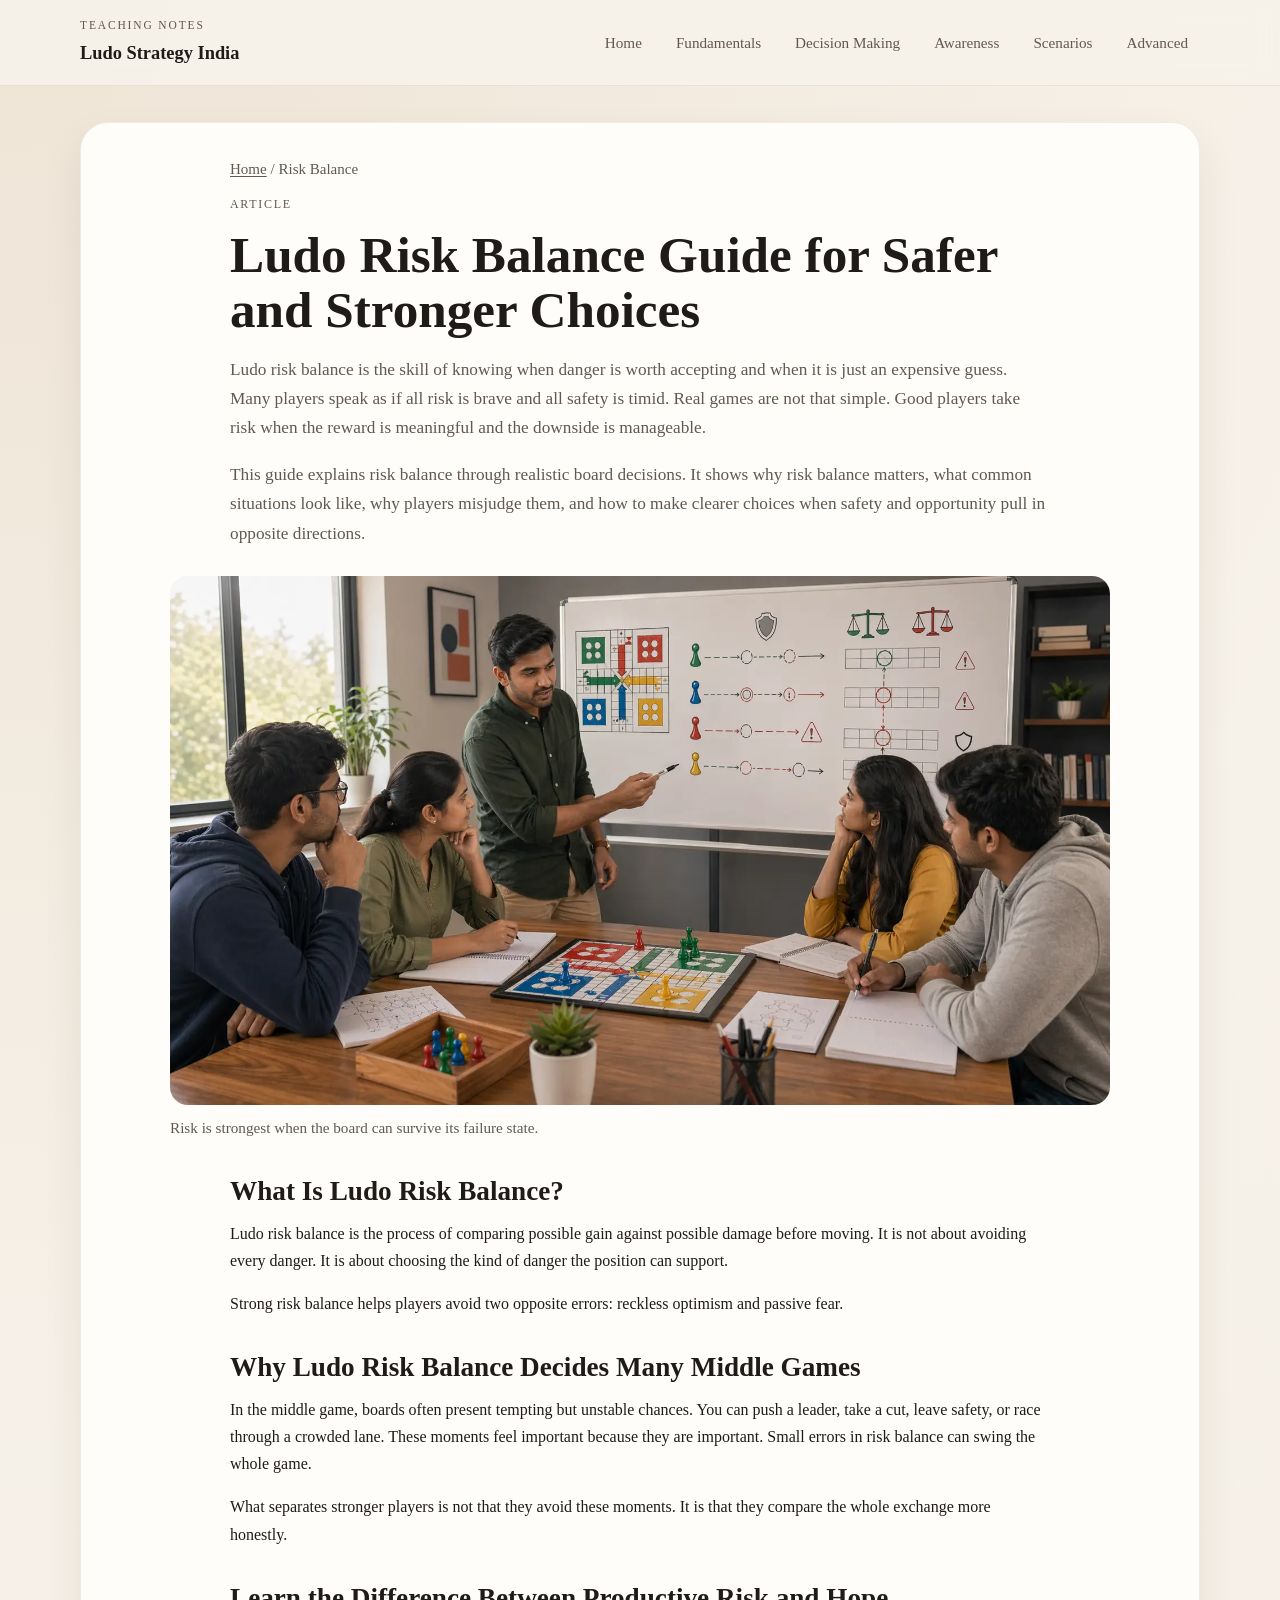
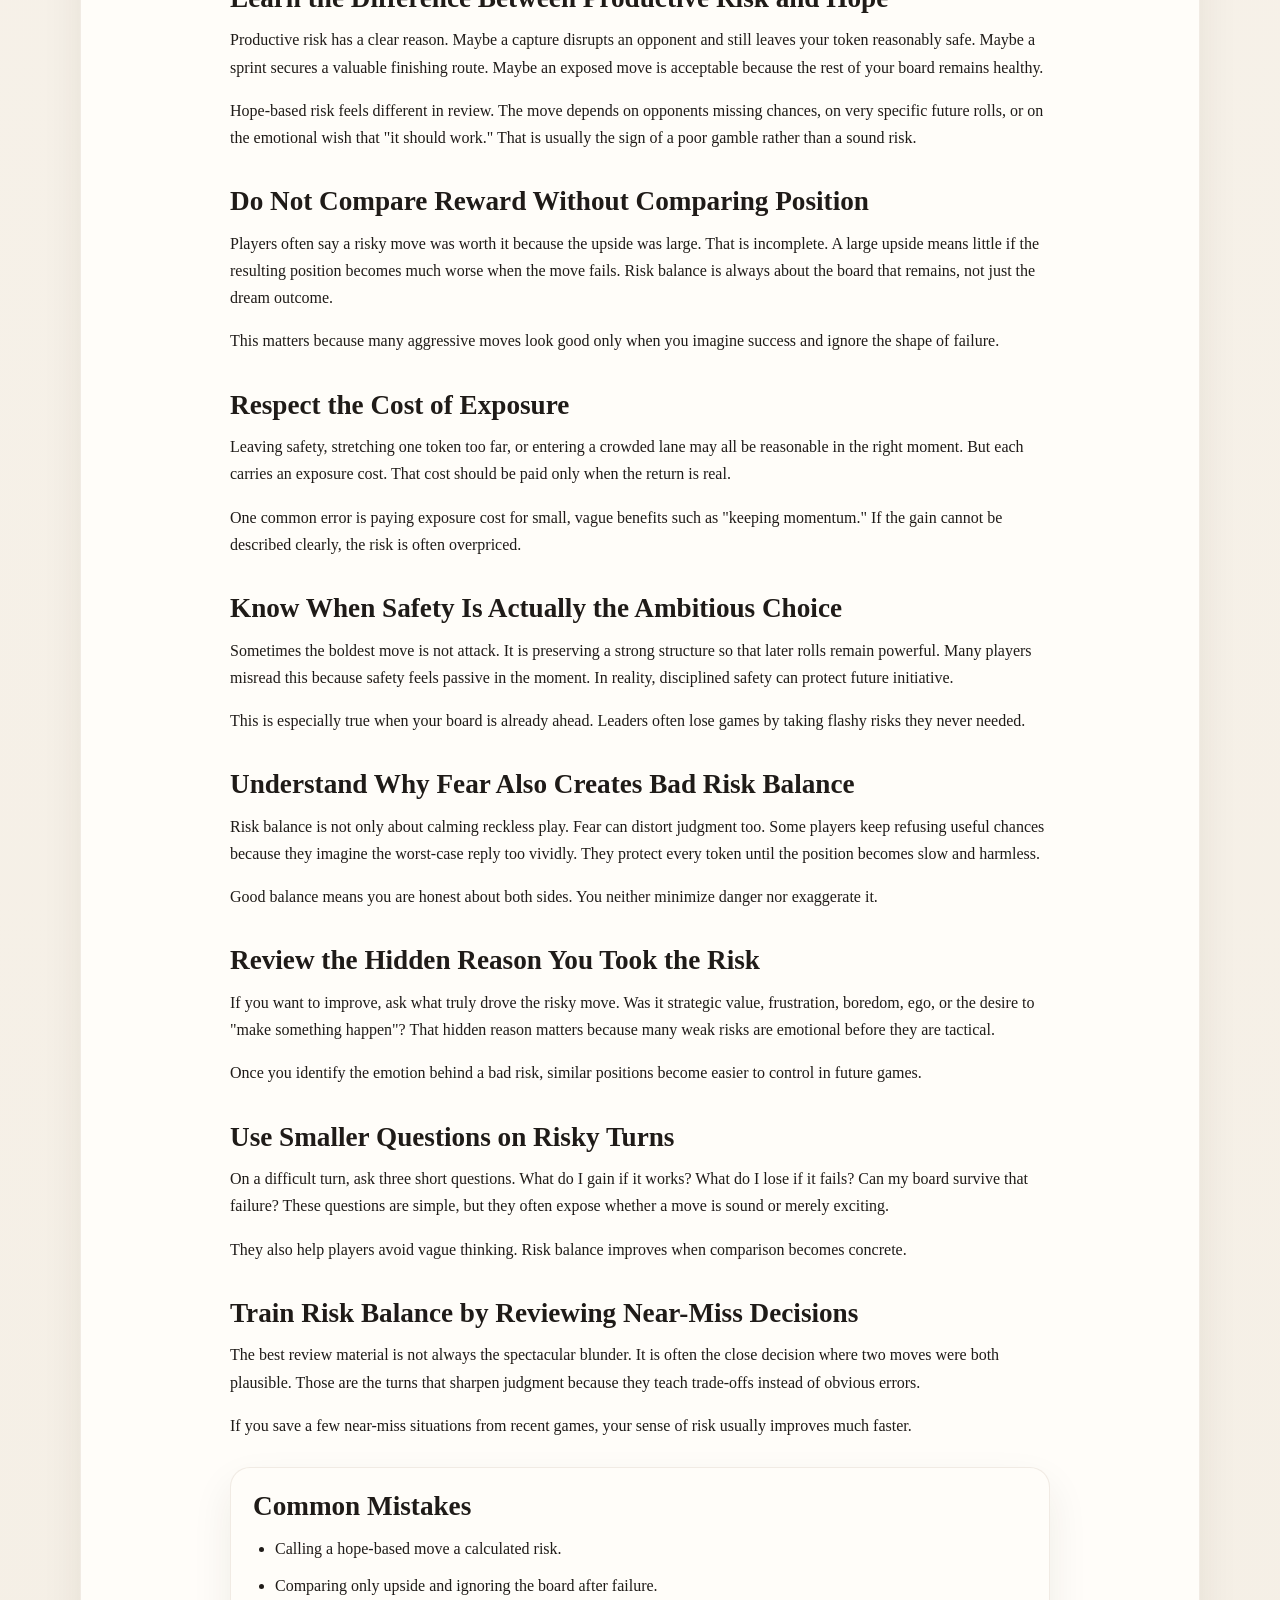
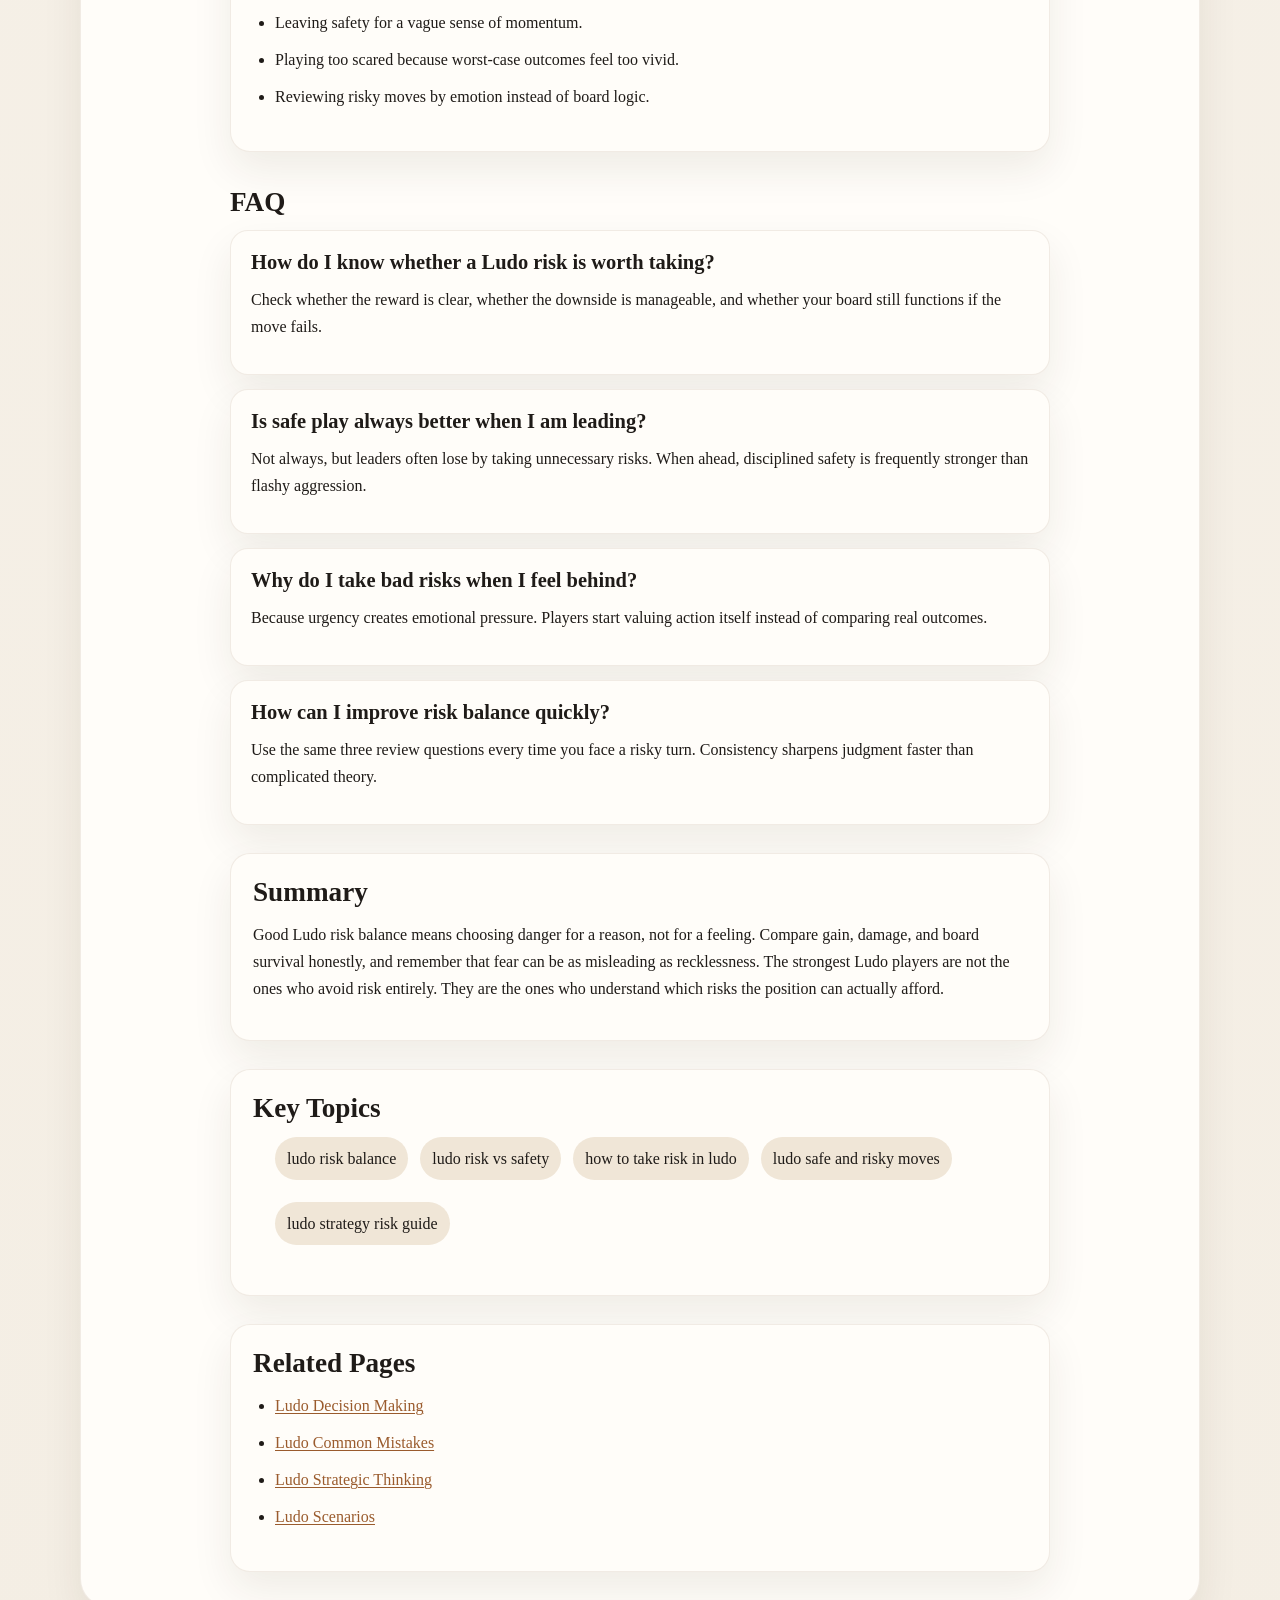
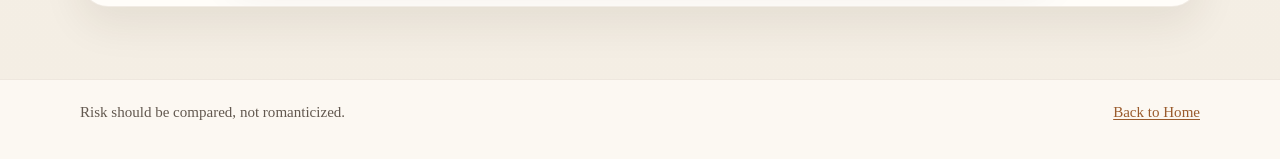
<file: risk-balance.html>
<!doctype html>
<html lang="en"><head><meta charset="utf-8"><meta name="viewport" content="width=device-width, initial-scale=1"><title>Ludo Risk Balance Guide for Safer and Stronger Choices</title><meta name="description" content="A practical Ludo risk balance guide on productive risk, false hope, exposure cost, and comparing whether a position can survive failure."><link rel="canonical" href="./risk-balance.html"><link rel="stylesheet" href="./assets/css/index.css"></head><body><div class="site-shell"><header class="site-header"><div class="site-header__inner"><a class="site-brand" href="./index.html"><p class="site-brand__eyebrow">Teaching Notes</p><p class="site-brand__name">Ludo Strategy India</p></a><nav class="site-nav" aria-label="Primary"><a href="./index.html">Home</a><a href="./fundamentals.html">Fundamentals</a><a href="./decision-making.html">Decision Making</a><a href="./game-awareness.html">Awareness</a><a href="./scenarios.html">Scenarios</a><a href="./advanced-concepts.html">Advanced</a></nav></div></header><main class="page"><article class="article"><div class="article__header"><div class="breadcrumbs"><a href="./index.html">Home</a> / Risk Balance</div><p class="section-label">Article</p><h1>Ludo Risk Balance Guide for Safer and Stronger Choices</h1><p class="lede">Ludo risk balance is the skill of knowing when danger is worth accepting and when it is just an expensive guess. Many players speak as if all risk is brave and all safety is timid. Real games are not that simple. Good players take risk when the reward is meaningful and the downside is manageable.</p><p class="lede">This guide explains risk balance through realistic board decisions. It shows why risk balance matters, what common situations look like, why players misjudge them, and how to make clearer choices when safety and opportunity pull in opposite directions.</p></div><figure class="figure-block"><img src="./assets/images/risk-balance.webp" alt="Ludo risk balance study desk with board diagrams and careful comparison notes"><figcaption>Risk is strongest when the board can survive its failure state.</figcaption></figure><div class="article__body"><h2>What Is Ludo Risk Balance?</h2><p>Ludo risk balance is the process of comparing possible gain against possible damage before moving. It is not about avoiding every danger. It is about choosing the kind of danger the position can support.</p><p>Strong risk balance helps players avoid two opposite errors: reckless optimism and passive fear.</p><h2>Why Ludo Risk Balance Decides Many Middle Games</h2><p>In the middle game, boards often present tempting but unstable chances. You can push a leader, take a cut, leave safety, or race through a crowded lane. These moments feel important because they are important. Small errors in risk balance can swing the whole game.</p><p>What separates stronger players is not that they avoid these moments. It is that they compare the whole exchange more honestly.</p><h2>Learn the Difference Between Productive Risk and Hope</h2><p>Productive risk has a clear reason. Maybe a capture disrupts an opponent and still leaves your token reasonably safe. Maybe a sprint secures a valuable finishing route. Maybe an exposed move is acceptable because the rest of your board remains healthy.</p><p>Hope-based risk feels different in review. The move depends on opponents missing chances, on very specific future rolls, or on the emotional wish that "it should work." That is usually the sign of a poor gamble rather than a sound risk.</p><h2>Do Not Compare Reward Without Comparing Position</h2><p>Players often say a risky move was worth it because the upside was large. That is incomplete. A large upside means little if the resulting position becomes much worse when the move fails. Risk balance is always about the board that remains, not just the dream outcome.</p><p>This matters because many aggressive moves look good only when you imagine success and ignore the shape of failure.</p><h2>Respect the Cost of Exposure</h2><p>Leaving safety, stretching one token too far, or entering a crowded lane may all be reasonable in the right moment. But each carries an exposure cost. That cost should be paid only when the return is real.</p><p>One common error is paying exposure cost for small, vague benefits such as "keeping momentum." If the gain cannot be described clearly, the risk is often overpriced.</p><h2>Know When Safety Is Actually the Ambitious Choice</h2><p>Sometimes the boldest move is not attack. It is preserving a strong structure so that later rolls remain powerful. Many players misread this because safety feels passive in the moment. In reality, disciplined safety can protect future initiative.</p><p>This is especially true when your board is already ahead. Leaders often lose games by taking flashy risks they never needed.</p><h2>Understand Why Fear Also Creates Bad Risk Balance</h2><p>Risk balance is not only about calming reckless play. Fear can distort judgment too. Some players keep refusing useful chances because they imagine the worst-case reply too vividly. They protect every token until the position becomes slow and harmless.</p><p>Good balance means you are honest about both sides. You neither minimize danger nor exaggerate it.</p><h2>Review the Hidden Reason You Took the Risk</h2><p>If you want to improve, ask what truly drove the risky move. Was it strategic value, frustration, boredom, ego, or the desire to "make something happen"? That hidden reason matters because many weak risks are emotional before they are tactical.</p><p>Once you identify the emotion behind a bad risk, similar positions become easier to control in future games.</p><h2>Use Smaller Questions on Risky Turns</h2><p>On a difficult turn, ask three short questions. What do I gain if it works? What do I lose if it fails? Can my board survive that failure? These questions are simple, but they often expose whether a move is sound or merely exciting.</p><p>They also help players avoid vague thinking. Risk balance improves when comparison becomes concrete.</p><h2>Train Risk Balance by Reviewing Near-Miss Decisions</h2><p>The best review material is not always the spectacular blunder. It is often the close decision where two moves were both plausible. Those are the turns that sharpen judgment because they teach trade-offs instead of obvious errors.</p><p>If you save a few near-miss situations from recent games, your sense of risk usually improves much faster.</p><div class="note-box"><h2>Common Mistakes</h2><ul><li>Calling a hope-based move a calculated risk.</li><li>Comparing only upside and ignoring the board after failure.</li><li>Leaving safety for a vague sense of momentum.</li><li>Playing too scared because worst-case outcomes feel too vivid.</li><li>Reviewing risky moves by emotion instead of board logic.</li></ul></div><h2>FAQ</h2><div class="faq-item"><h3>How do I know whether a Ludo risk is worth taking?</h3><p>Check whether the reward is clear, whether the downside is manageable, and whether your board still functions if the move fails.</p></div><div class="faq-item"><h3>Is safe play always better when I am leading?</h3><p>Not always, but leaders often lose by taking unnecessary risks. When ahead, disciplined safety is frequently stronger than flashy aggression.</p></div><div class="faq-item"><h3>Why do I take bad risks when I feel behind?</h3><p>Because urgency creates emotional pressure. Players start valuing action itself instead of comparing real outcomes.</p></div><div class="faq-item"><h3>How can I improve risk balance quickly?</h3><p>Use the same three review questions every time you face a risky turn. Consistency sharpens judgment faster than complicated theory.</p></div><div class="note-box"><h2>Summary</h2><p>Good Ludo risk balance means choosing danger for a reason, not for a feeling. Compare gain, damage, and board survival honestly, and remember that fear can be as misleading as recklessness. The strongest Ludo players are not the ones who avoid risk entirely. They are the ones who understand which risks the position can actually afford.</p></div><div class="keywords"><h2>Key Topics</h2><ul class="keywords-list"><li>ludo risk balance</li><li>ludo risk vs safety</li><li>how to take risk in ludo</li><li>ludo safe and risky moves</li><li>ludo strategy risk guide</li></ul></div><section class="related-block"><h2>Related Pages</h2><ul><li><a href="./decision-making.html">Ludo Decision Making</a></li><li><a href="./common-mistakes.html">Ludo Common Mistakes</a></li><li><a href="./strategic-thinking.html">Ludo Strategic Thinking</a></li><li><a href="./scenarios.html">Ludo Scenarios</a></li></ul></section></div></article></main><footer class="site-footer"><div class="site-footer__inner"><div>Risk should be compared, not romanticized.</div><div><a href="./index.html">Back to Home</a></div></div></footer></div></body></html>
</file>
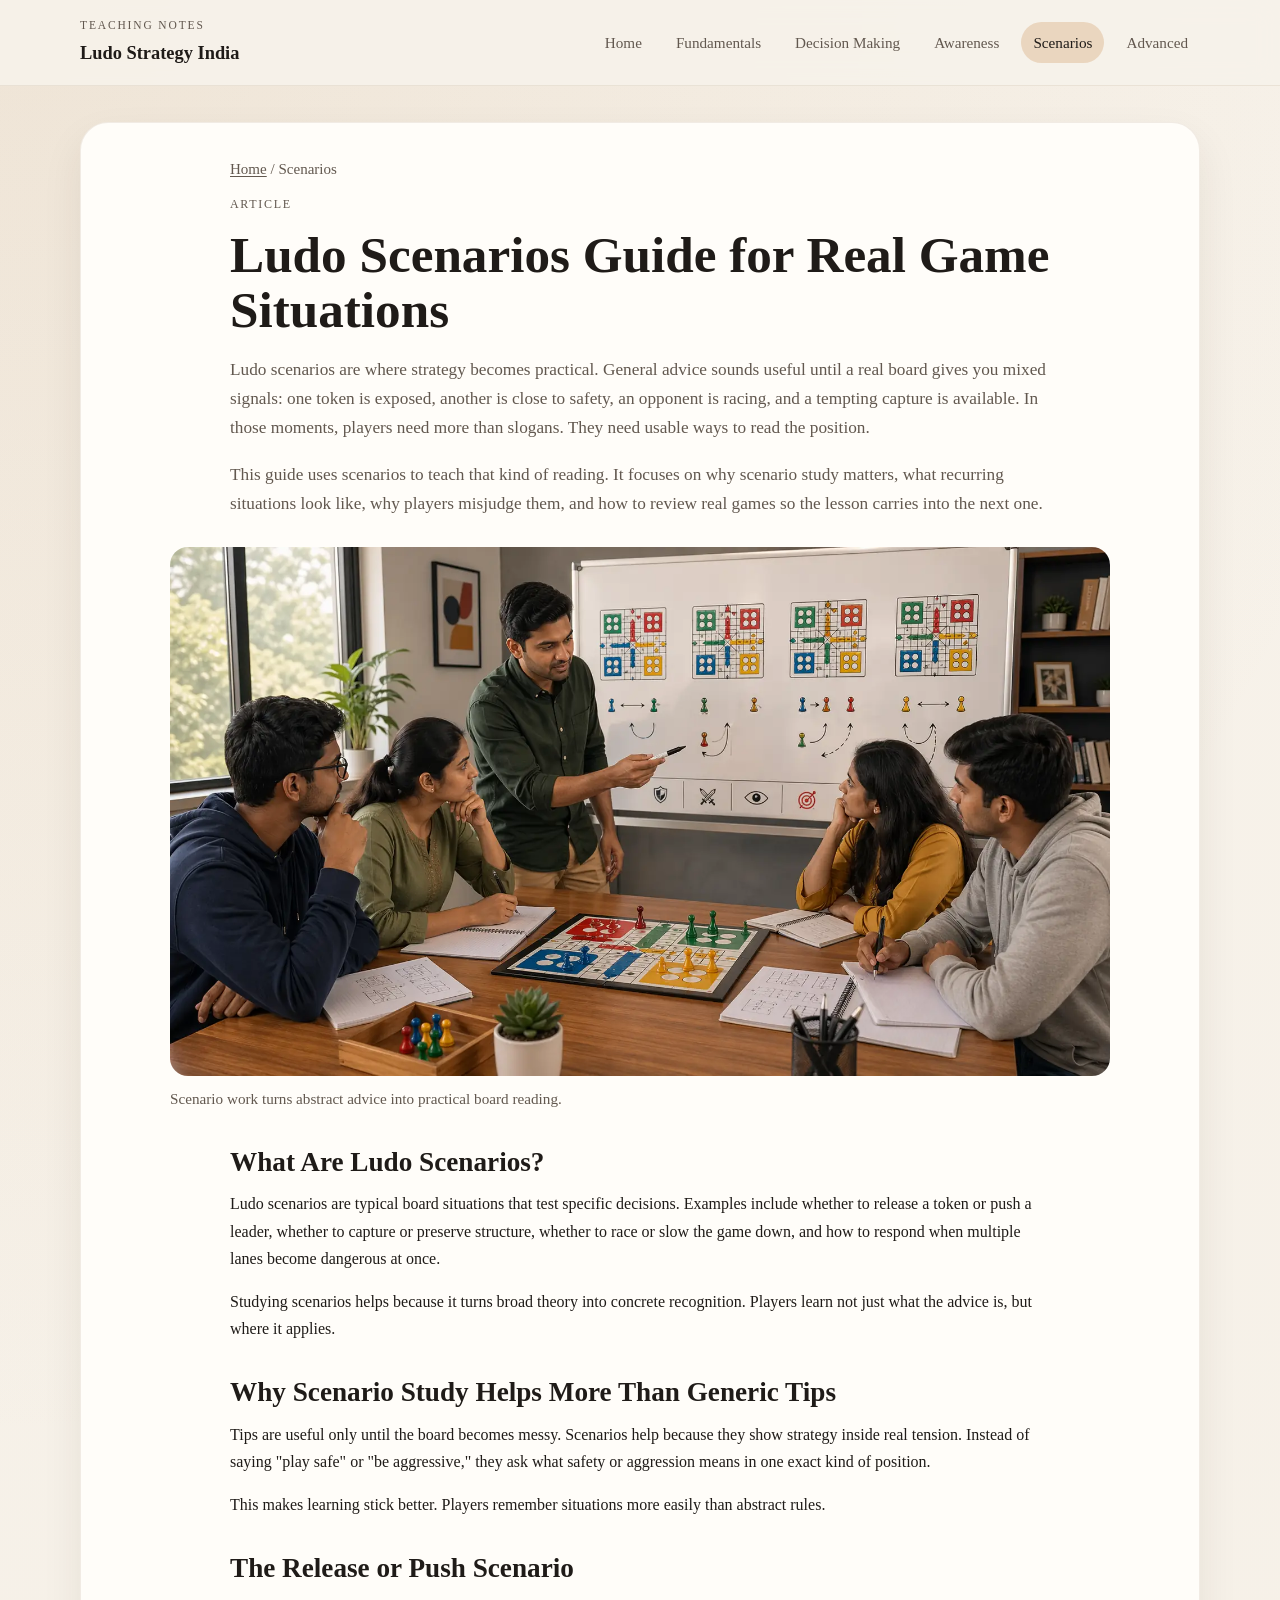
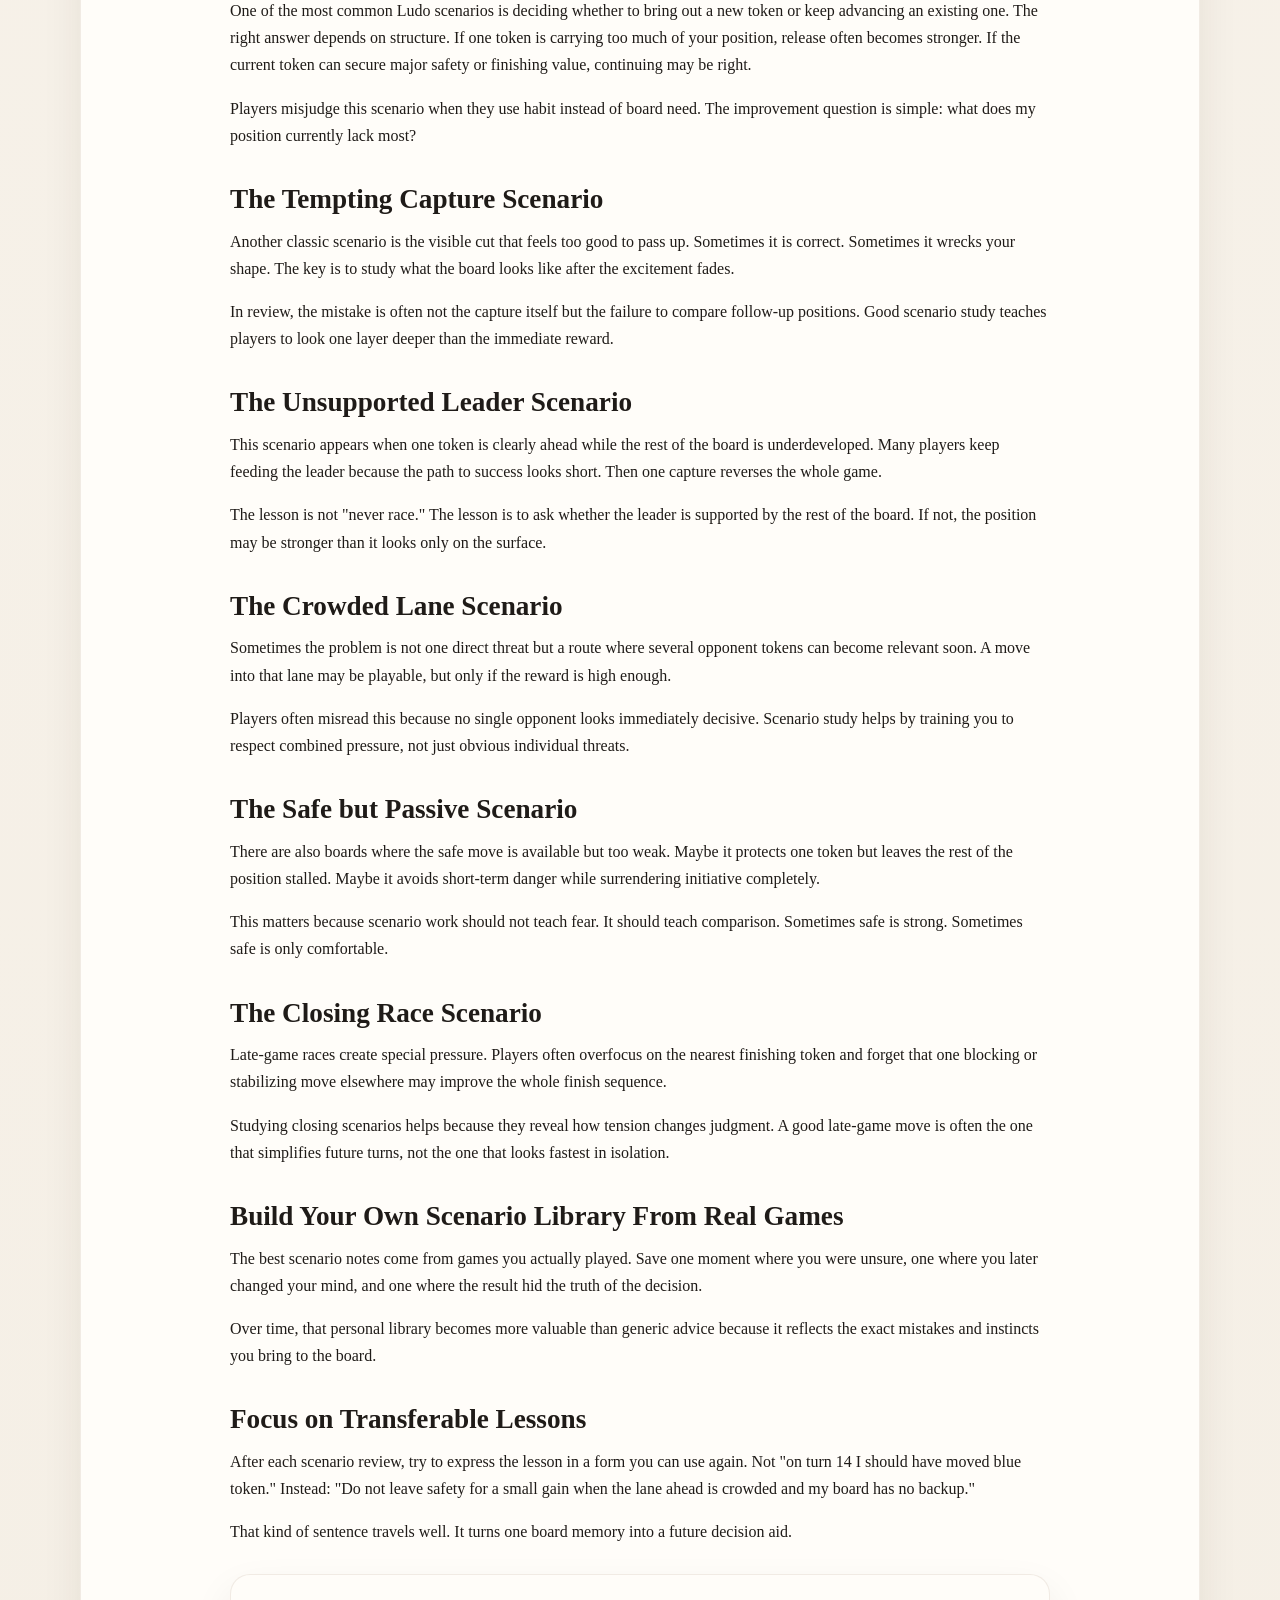
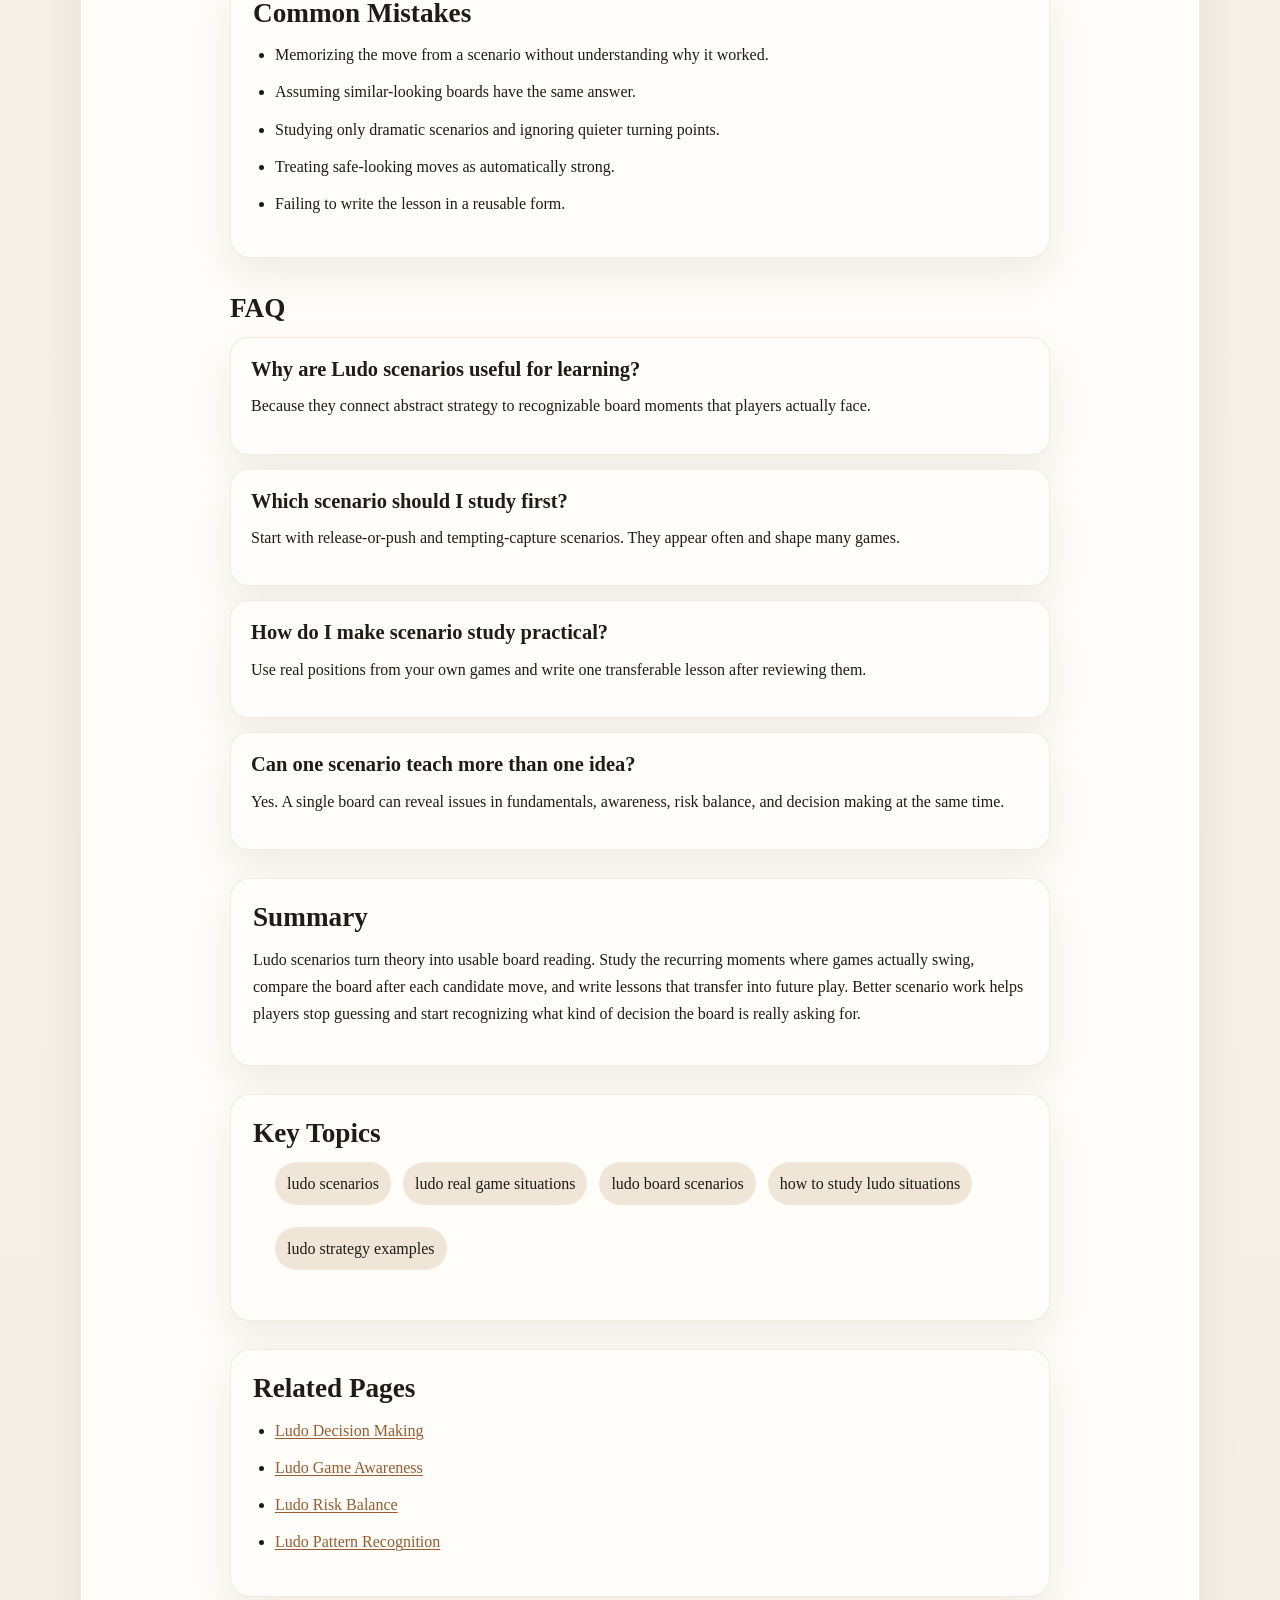
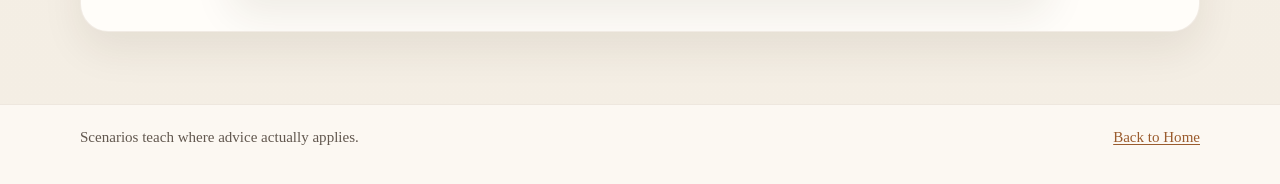
<file: scenarios.html>
<!doctype html>
<html lang="en"><head><meta charset="utf-8"><meta name="viewport" content="width=device-width, initial-scale=1"><title>Ludo Scenarios Guide for Real Game Situations</title><meta name="description" content="A practical Ludo scenarios guide covering release-or-push turns, tempting captures, unsupported leaders, crowded lanes, and reusable lessons from real games."><link rel="canonical" href="./scenarios.html"><link rel="stylesheet" href="./assets/css/index.css"></head><body><div class="site-shell"><header class="site-header"><div class="site-header__inner"><a class="site-brand" href="./index.html"><p class="site-brand__eyebrow">Teaching Notes</p><p class="site-brand__name">Ludo Strategy India</p></a><nav class="site-nav" aria-label="Primary"><a href="./index.html">Home</a><a href="./fundamentals.html">Fundamentals</a><a href="./decision-making.html">Decision Making</a><a href="./game-awareness.html">Awareness</a><a class="is-active" href="./scenarios.html">Scenarios</a><a href="./advanced-concepts.html">Advanced</a></nav></div></header><main class="page"><article class="article"><div class="article__header"><div class="breadcrumbs"><a href="./index.html">Home</a> / Scenarios</div><p class="section-label">Article</p><h1>Ludo Scenarios Guide for Real Game Situations</h1><p class="lede">Ludo scenarios are where strategy becomes practical. General advice sounds useful until a real board gives you mixed signals: one token is exposed, another is close to safety, an opponent is racing, and a tempting capture is available. In those moments, players need more than slogans. They need usable ways to read the position.</p><p class="lede">This guide uses scenarios to teach that kind of reading. It focuses on why scenario study matters, what recurring situations look like, why players misjudge them, and how to review real games so the lesson carries into the next one.</p></div><figure class="figure-block"><img src="./assets/images/scenarios.webp" alt="Ludo scenario training setup with board examples and practical review notes"><figcaption>Scenario work turns abstract advice into practical board reading.</figcaption></figure><div class="article__body"><h2>What Are Ludo Scenarios?</h2><p>Ludo scenarios are typical board situations that test specific decisions. Examples include whether to release a token or push a leader, whether to capture or preserve structure, whether to race or slow the game down, and how to respond when multiple lanes become dangerous at once.</p><p>Studying scenarios helps because it turns broad theory into concrete recognition. Players learn not just what the advice is, but where it applies.</p><h2>Why Scenario Study Helps More Than Generic Tips</h2><p>Tips are useful only until the board becomes messy. Scenarios help because they show strategy inside real tension. Instead of saying "play safe" or "be aggressive," they ask what safety or aggression means in one exact kind of position.</p><p>This makes learning stick better. Players remember situations more easily than abstract rules.</p><h2>The Release or Push Scenario</h2><p>One of the most common Ludo scenarios is deciding whether to bring out a new token or keep advancing an existing one. The right answer depends on structure. If one token is carrying too much of your position, release often becomes stronger. If the current token can secure major safety or finishing value, continuing may be right.</p><p>Players misjudge this scenario when they use habit instead of board need. The improvement question is simple: what does my position currently lack most?</p><h2>The Tempting Capture Scenario</h2><p>Another classic scenario is the visible cut that feels too good to pass up. Sometimes it is correct. Sometimes it wrecks your shape. The key is to study what the board looks like after the excitement fades.</p><p>In review, the mistake is often not the capture itself but the failure to compare follow-up positions. Good scenario study teaches players to look one layer deeper than the immediate reward.</p><h2>The Unsupported Leader Scenario</h2><p>This scenario appears when one token is clearly ahead while the rest of the board is underdeveloped. Many players keep feeding the leader because the path to success looks short. Then one capture reverses the whole game.</p><p>The lesson is not "never race." The lesson is to ask whether the leader is supported by the rest of the board. If not, the position may be stronger than it looks only on the surface.</p><h2>The Crowded Lane Scenario</h2><p>Sometimes the problem is not one direct threat but a route where several opponent tokens can become relevant soon. A move into that lane may be playable, but only if the reward is high enough.</p><p>Players often misread this because no single opponent looks immediately decisive. Scenario study helps by training you to respect combined pressure, not just obvious individual threats.</p><h2>The Safe but Passive Scenario</h2><p>There are also boards where the safe move is available but too weak. Maybe it protects one token but leaves the rest of the position stalled. Maybe it avoids short-term danger while surrendering initiative completely.</p><p>This matters because scenario work should not teach fear. It should teach comparison. Sometimes safe is strong. Sometimes safe is only comfortable.</p><h2>The Closing Race Scenario</h2><p>Late-game races create special pressure. Players often overfocus on the nearest finishing token and forget that one blocking or stabilizing move elsewhere may improve the whole finish sequence.</p><p>Studying closing scenarios helps because they reveal how tension changes judgment. A good late-game move is often the one that simplifies future turns, not the one that looks fastest in isolation.</p><h2>Build Your Own Scenario Library From Real Games</h2><p>The best scenario notes come from games you actually played. Save one moment where you were unsure, one where you later changed your mind, and one where the result hid the truth of the decision.</p><p>Over time, that personal library becomes more valuable than generic advice because it reflects the exact mistakes and instincts you bring to the board.</p><h2>Focus on Transferable Lessons</h2><p>After each scenario review, try to express the lesson in a form you can use again. Not "on turn 14 I should have moved blue token." Instead: "Do not leave safety for a small gain when the lane ahead is crowded and my board has no backup."</p><p>That kind of sentence travels well. It turns one board memory into a future decision aid.</p><div class="note-box"><h2>Common Mistakes</h2><ul><li>Memorizing the move from a scenario without understanding why it worked.</li><li>Assuming similar-looking boards have the same answer.</li><li>Studying only dramatic scenarios and ignoring quieter turning points.</li><li>Treating safe-looking moves as automatically strong.</li><li>Failing to write the lesson in a reusable form.</li></ul></div><h2>FAQ</h2><div class="faq-item"><h3>Why are Ludo scenarios useful for learning?</h3><p>Because they connect abstract strategy to recognizable board moments that players actually face.</p></div><div class="faq-item"><h3>Which scenario should I study first?</h3><p>Start with release-or-push and tempting-capture scenarios. They appear often and shape many games.</p></div><div class="faq-item"><h3>How do I make scenario study practical?</h3><p>Use real positions from your own games and write one transferable lesson after reviewing them.</p></div><div class="faq-item"><h3>Can one scenario teach more than one idea?</h3><p>Yes. A single board can reveal issues in fundamentals, awareness, risk balance, and decision making at the same time.</p></div><div class="note-box"><h2>Summary</h2><p>Ludo scenarios turn theory into usable board reading. Study the recurring moments where games actually swing, compare the board after each candidate move, and write lessons that transfer into future play. Better scenario work helps players stop guessing and start recognizing what kind of decision the board is really asking for.</p></div><div class="keywords"><h2>Key Topics</h2><ul class="keywords-list"><li>ludo scenarios</li><li>ludo real game situations</li><li>ludo board scenarios</li><li>how to study ludo situations</li><li>ludo strategy examples</li></ul></div><section class="related-block"><h2>Related Pages</h2><ul><li><a href="./decision-making.html">Ludo Decision Making</a></li><li><a href="./game-awareness.html">Ludo Game Awareness</a></li><li><a href="./risk-balance.html">Ludo Risk Balance</a></li><li><a href="./pattern-recognition.html">Ludo Pattern Recognition</a></li></ul></section></div></article></main><footer class="site-footer"><div class="site-footer__inner"><div>Scenarios teach where advice actually applies.</div><div><a href="./index.html">Back to Home</a></div></div></footer></div></body></html>
</file>
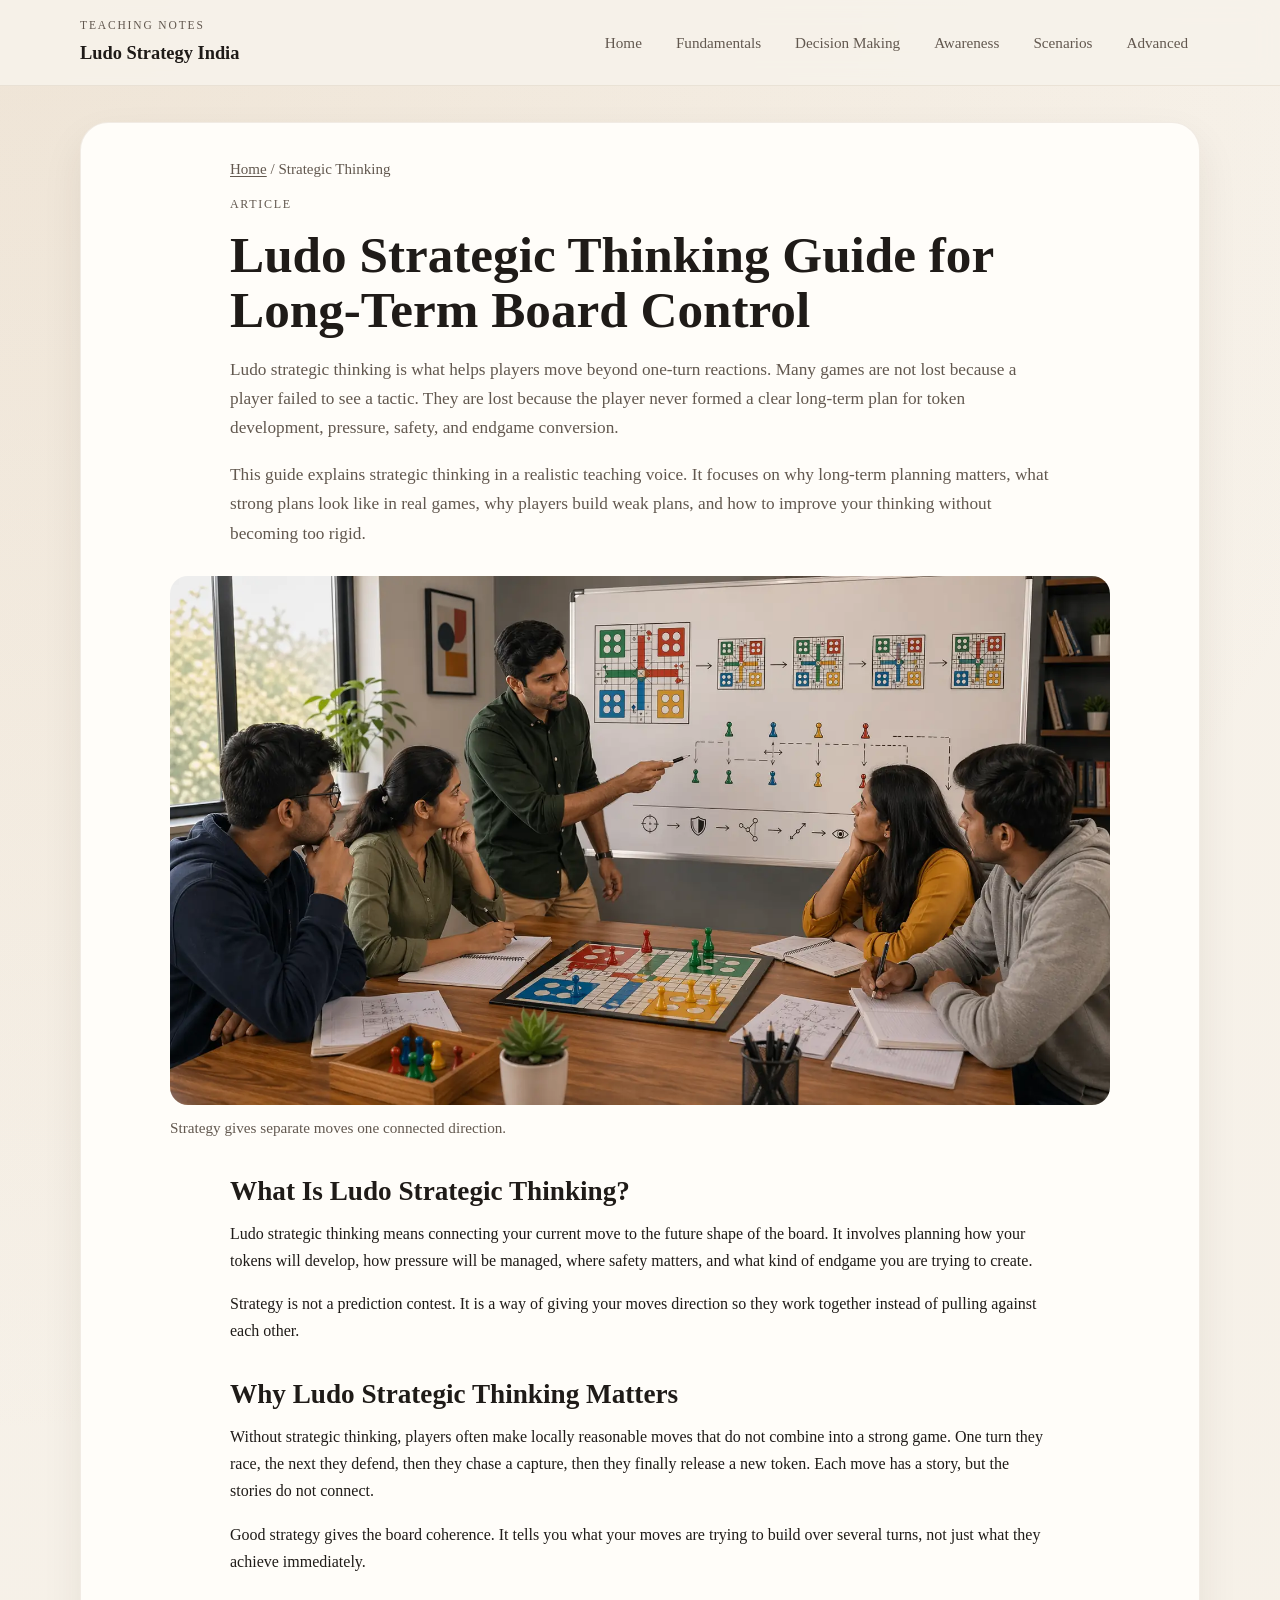
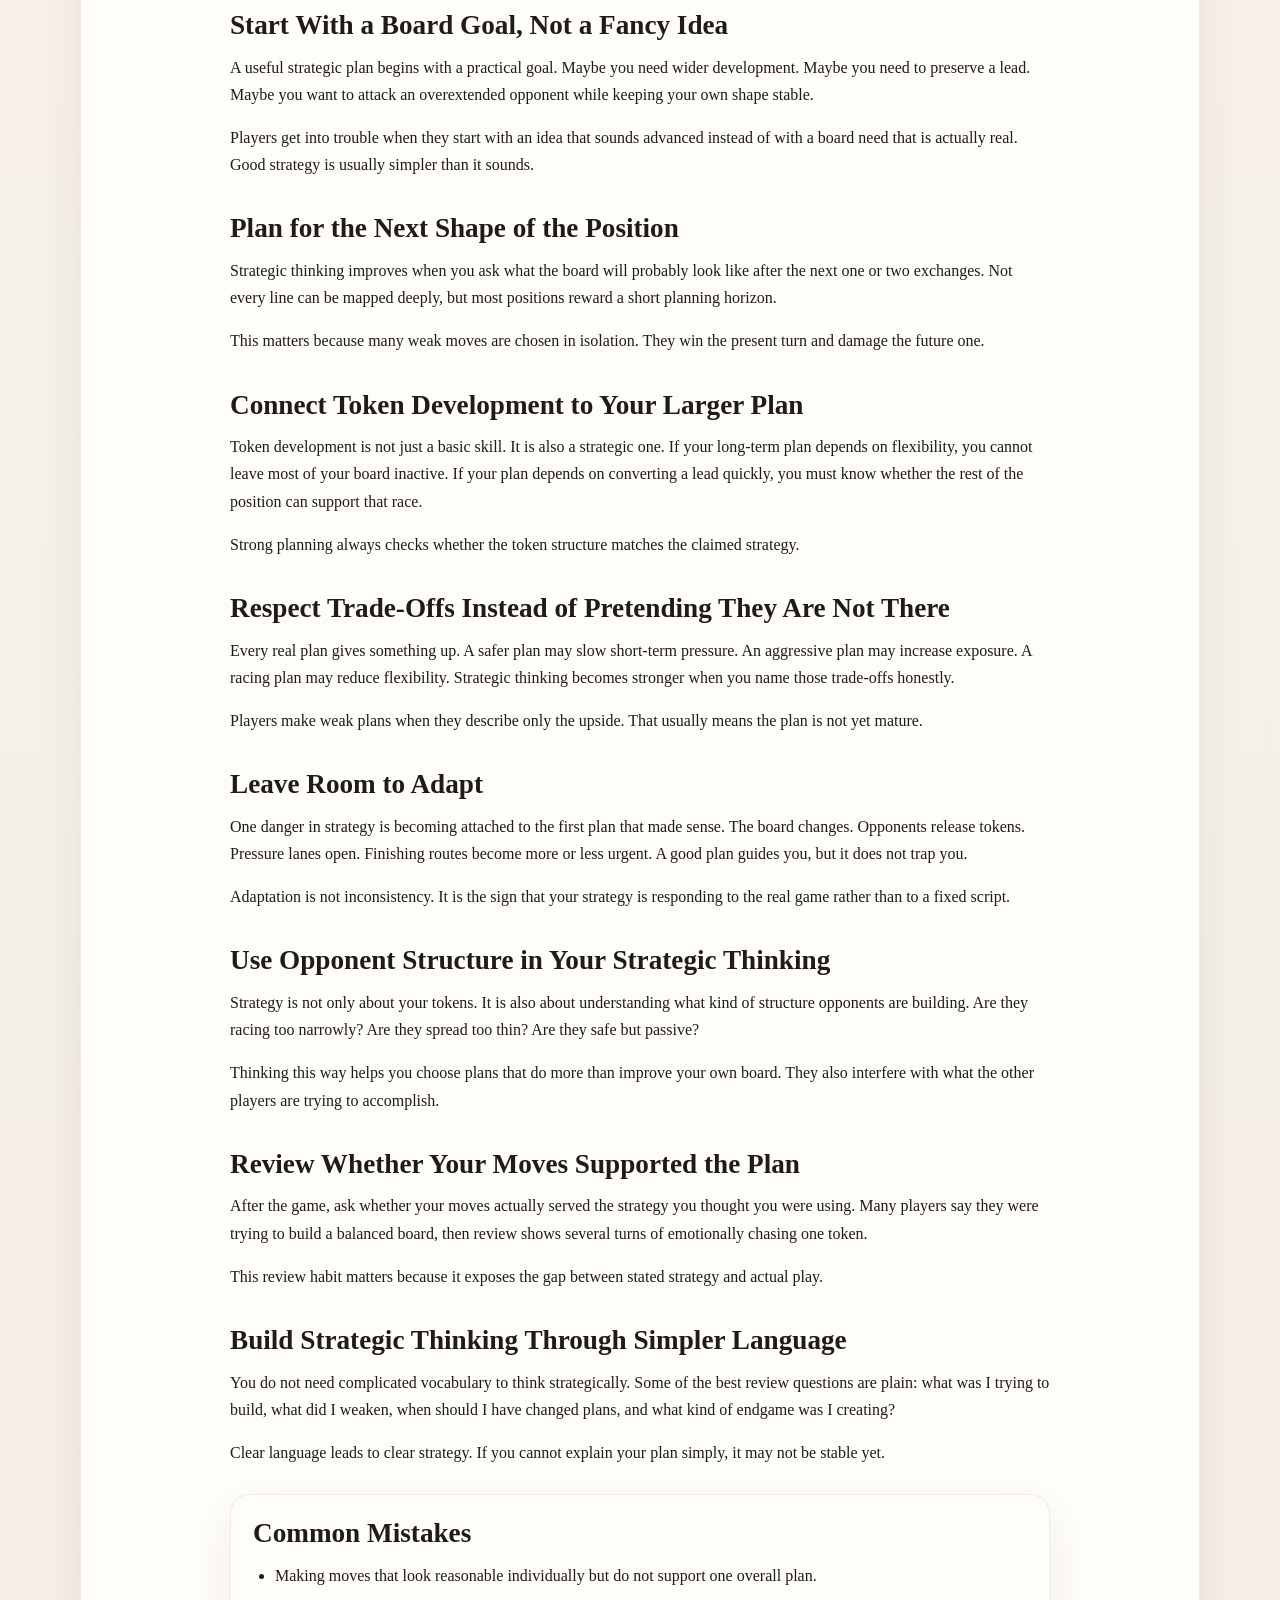
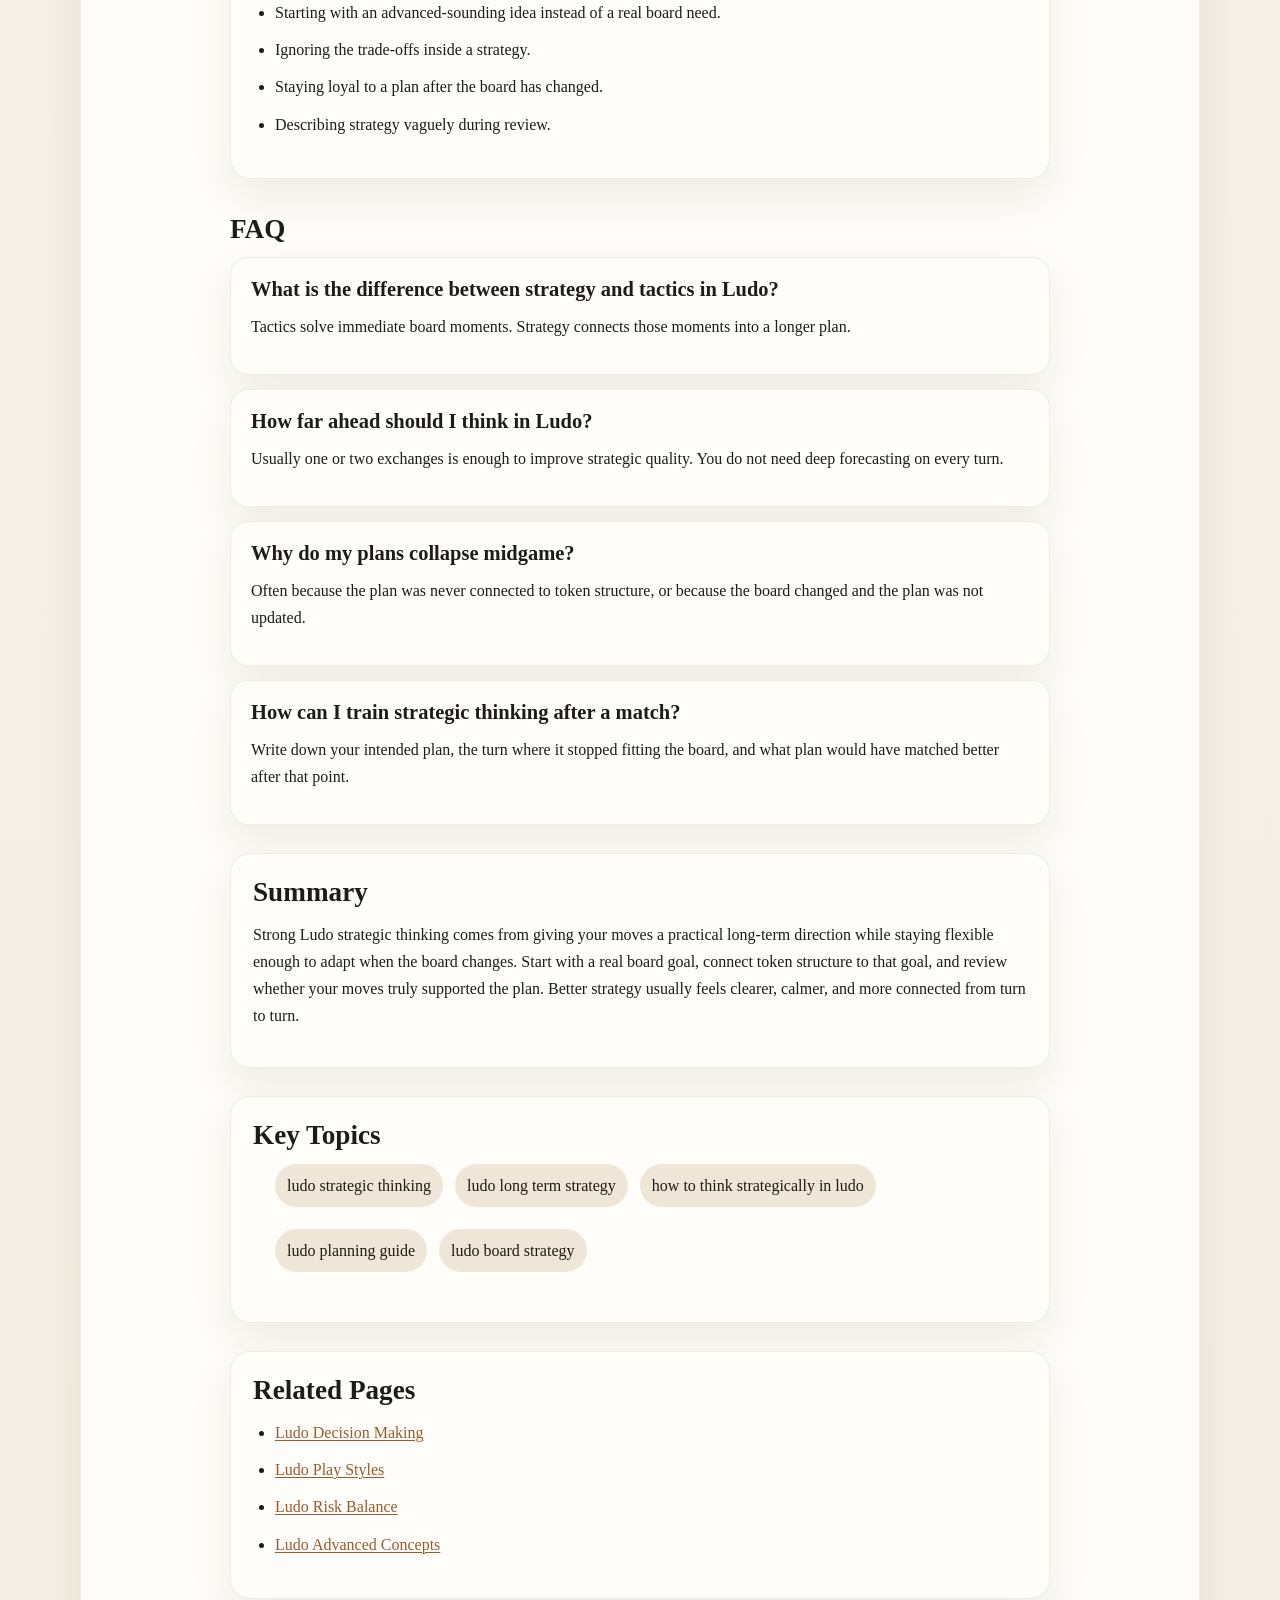
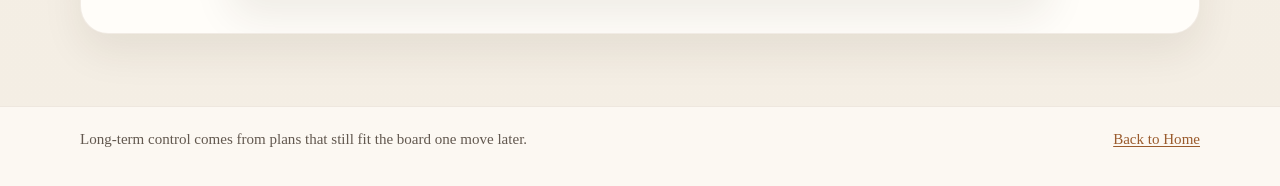
<file: strategic-thinking.html>
<!doctype html>
<html lang="en"><head><meta charset="utf-8"><meta name="viewport" content="width=device-width, initial-scale=1"><title>Ludo Strategic Thinking Guide for Long-Term Board Control</title><meta name="description" content="A practical Ludo strategic thinking guide on board goals, planning horizon, token structure, trade-offs, adaptation, and long-term control."><link rel="canonical" href="./strategic-thinking.html"><link rel="stylesheet" href="./assets/css/index.css"></head><body><div class="site-shell"><header class="site-header"><div class="site-header__inner"><a class="site-brand" href="./index.html"><p class="site-brand__eyebrow">Teaching Notes</p><p class="site-brand__name">Ludo Strategy India</p></a><nav class="site-nav" aria-label="Primary"><a href="./index.html">Home</a><a href="./fundamentals.html">Fundamentals</a><a href="./decision-making.html">Decision Making</a><a href="./game-awareness.html">Awareness</a><a href="./scenarios.html">Scenarios</a><a href="./advanced-concepts.html">Advanced</a></nav></div></header><main class="page"><article class="article"><div class="article__header"><div class="breadcrumbs"><a href="./index.html">Home</a> / Strategic Thinking</div><p class="section-label">Article</p><h1>Ludo Strategic Thinking Guide for Long-Term Board Control</h1><p class="lede">Ludo strategic thinking is what helps players move beyond one-turn reactions. Many games are not lost because a player failed to see a tactic. They are lost because the player never formed a clear long-term plan for token development, pressure, safety, and endgame conversion.</p><p class="lede">This guide explains strategic thinking in a realistic teaching voice. It focuses on why long-term planning matters, what strong plans look like in real games, why players build weak plans, and how to improve your thinking without becoming too rigid.</p></div><figure class="figure-block"><img src="./assets/images/strategic-thinking.webp" alt="Ludo strategic planning scene with board map, notebook, and calm study desk"><figcaption>Strategy gives separate moves one connected direction.</figcaption></figure><div class="article__body"><h2>What Is Ludo Strategic Thinking?</h2><p>Ludo strategic thinking means connecting your current move to the future shape of the board. It involves planning how your tokens will develop, how pressure will be managed, where safety matters, and what kind of endgame you are trying to create.</p><p>Strategy is not a prediction contest. It is a way of giving your moves direction so they work together instead of pulling against each other.</p><h2>Why Ludo Strategic Thinking Matters</h2><p>Without strategic thinking, players often make locally reasonable moves that do not combine into a strong game. One turn they race, the next they defend, then they chase a capture, then they finally release a new token. Each move has a story, but the stories do not connect.</p><p>Good strategy gives the board coherence. It tells you what your moves are trying to build over several turns, not just what they achieve immediately.</p><h2>Start With a Board Goal, Not a Fancy Idea</h2><p>A useful strategic plan begins with a practical goal. Maybe you need wider development. Maybe you need to preserve a lead. Maybe you want to attack an overextended opponent while keeping your own shape stable.</p><p>Players get into trouble when they start with an idea that sounds advanced instead of with a board need that is actually real. Good strategy is usually simpler than it sounds.</p><h2>Plan for the Next Shape of the Position</h2><p>Strategic thinking improves when you ask what the board will probably look like after the next one or two exchanges. Not every line can be mapped deeply, but most positions reward a short planning horizon.</p><p>This matters because many weak moves are chosen in isolation. They win the present turn and damage the future one.</p><h2>Connect Token Development to Your Larger Plan</h2><p>Token development is not just a basic skill. It is also a strategic one. If your long-term plan depends on flexibility, you cannot leave most of your board inactive. If your plan depends on converting a lead quickly, you must know whether the rest of the position can support that race.</p><p>Strong planning always checks whether the token structure matches the claimed strategy.</p><h2>Respect Trade-Offs Instead of Pretending They Are Not There</h2><p>Every real plan gives something up. A safer plan may slow short-term pressure. An aggressive plan may increase exposure. A racing plan may reduce flexibility. Strategic thinking becomes stronger when you name those trade-offs honestly.</p><p>Players make weak plans when they describe only the upside. That usually means the plan is not yet mature.</p><h2>Leave Room to Adapt</h2><p>One danger in strategy is becoming attached to the first plan that made sense. The board changes. Opponents release tokens. Pressure lanes open. Finishing routes become more or less urgent. A good plan guides you, but it does not trap you.</p><p>Adaptation is not inconsistency. It is the sign that your strategy is responding to the real game rather than to a fixed script.</p><h2>Use Opponent Structure in Your Strategic Thinking</h2><p>Strategy is not only about your tokens. It is also about understanding what kind of structure opponents are building. Are they racing too narrowly? Are they spread too thin? Are they safe but passive?</p><p>Thinking this way helps you choose plans that do more than improve your own board. They also interfere with what the other players are trying to accomplish.</p><h2>Review Whether Your Moves Supported the Plan</h2><p>After the game, ask whether your moves actually served the strategy you thought you were using. Many players say they were trying to build a balanced board, then review shows several turns of emotionally chasing one token.</p><p>This review habit matters because it exposes the gap between stated strategy and actual play.</p><h2>Build Strategic Thinking Through Simpler Language</h2><p>You do not need complicated vocabulary to think strategically. Some of the best review questions are plain: what was I trying to build, what did I weaken, when should I have changed plans, and what kind of endgame was I creating?</p><p>Clear language leads to clear strategy. If you cannot explain your plan simply, it may not be stable yet.</p><div class="note-box"><h2>Common Mistakes</h2><ul><li>Making moves that look reasonable individually but do not support one overall plan.</li><li>Starting with an advanced-sounding idea instead of a real board need.</li><li>Ignoring the trade-offs inside a strategy.</li><li>Staying loyal to a plan after the board has changed.</li><li>Describing strategy vaguely during review.</li></ul></div><h2>FAQ</h2><div class="faq-item"><h3>What is the difference between strategy and tactics in Ludo?</h3><p>Tactics solve immediate board moments. Strategy connects those moments into a longer plan.</p></div><div class="faq-item"><h3>How far ahead should I think in Ludo?</h3><p>Usually one or two exchanges is enough to improve strategic quality. You do not need deep forecasting on every turn.</p></div><div class="faq-item"><h3>Why do my plans collapse midgame?</h3><p>Often because the plan was never connected to token structure, or because the board changed and the plan was not updated.</p></div><div class="faq-item"><h3>How can I train strategic thinking after a match?</h3><p>Write down your intended plan, the turn where it stopped fitting the board, and what plan would have matched better after that point.</p></div><div class="note-box"><h2>Summary</h2><p>Strong Ludo strategic thinking comes from giving your moves a practical long-term direction while staying flexible enough to adapt when the board changes. Start with a real board goal, connect token structure to that goal, and review whether your moves truly supported the plan. Better strategy usually feels clearer, calmer, and more connected from turn to turn.</p></div><div class="keywords"><h2>Key Topics</h2><ul class="keywords-list"><li>ludo strategic thinking</li><li>ludo long term strategy</li><li>how to think strategically in ludo</li><li>ludo planning guide</li><li>ludo board strategy</li></ul></div><section class="related-block"><h2>Related Pages</h2><ul><li><a href="./decision-making.html">Ludo Decision Making</a></li><li><a href="./play-styles.html">Ludo Play Styles</a></li><li><a href="./risk-balance.html">Ludo Risk Balance</a></li><li><a href="./advanced-concepts.html">Ludo Advanced Concepts</a></li></ul></section></div></article></main><footer class="site-footer"><div class="site-footer__inner"><div>Long-term control comes from plans that still fit the board one move later.</div><div><a href="./index.html">Back to Home</a></div></div></footer></div></body></html>
</file>
<file: assets/css/index.css>
* {
  box-sizing: border-box;
}

:root {
  --bg: #f5f0e7;
  --surface: #fffdf9;
  --surface-strong: #f0e6d7;
  --ink: #1f1b18;
  --muted: #62584f;
  --line: #d7c8b3;
  --accent: #9a5b2d;
  --accent-soft: #ead6bf;
  --shadow: 0 18px 40px rgba(54, 35, 18, 0.08);
  --radius: 22px;
  --content-width: 1120px;
  --reading-width: 820px;
}

html {
  scroll-behavior: smooth;
}

body {
  margin: 0;
  font-family: Georgia, "Times New Roman", serif;
  color: var(--ink);
  background:
    radial-gradient(circle at top left, rgba(201, 166, 124, 0.18), transparent 28%),
    linear-gradient(180deg, #f7f2ea 0%, #f4eee4 100%);
  line-height: 1.7;
}

a {
  color: var(--accent);
  text-decoration-thickness: 1px;
  text-underline-offset: 0.15em;
}

a:hover {
  color: #7d471e;
}

img {
  display: block;
  max-width: 100%;
  height: auto;
  border-radius: 18px;
}

.site-shell {
  min-height: 100vh;
}

.site-header {
  position: sticky;
  top: 0;
  z-index: 5;
  backdrop-filter: blur(14px);
  background: rgba(247, 242, 234, 0.9);
  border-bottom: 1px solid rgba(137, 104, 72, 0.12);
}

.site-header__inner,
.page,
.site-footer__inner {
  width: min(calc(100% - 32px), var(--content-width));
  margin: 0 auto;
}

.site-header__inner {
  display: flex;
  justify-content: space-between;
  align-items: center;
  gap: 18px;
  padding: 16px 0;
}

.site-brand {
  color: var(--ink);
  text-decoration: none;
}

.site-brand__eyebrow {
  margin: 0 0 2px;
  font-size: 0.72rem;
  letter-spacing: 0.16em;
  text-transform: uppercase;
  color: var(--muted);
}

.site-brand__name {
  margin: 0;
  font-size: 1.15rem;
  font-weight: 700;
}

.site-nav {
  display: flex;
  flex-wrap: wrap;
  gap: 10px;
  justify-content: flex-end;
}

.site-nav a {
  padding: 8px 12px;
  border-radius: 999px;
  text-decoration: none;
  color: var(--muted);
  font-size: 0.95rem;
}

.site-nav a.is-active,
.site-nav a:hover {
  background: var(--accent-soft);
  color: var(--ink);
}

.page {
  padding: 36px 0 72px;
}

.hero,
.article,
.card,
.note-box,
.related-block,
.faq-item,
.keywords {
  background: var(--surface);
  border: 1px solid rgba(137, 104, 72, 0.12);
  box-shadow: var(--shadow);
}

.hero,
.article {
  border-radius: 28px;
  overflow: hidden;
}

.hero {
  margin-bottom: 28px;
}

.hero__content {
  display: grid;
  grid-template-columns: 1.05fr 0.95fr;
  gap: 28px;
  padding: 34px;
}

.hero__eyebrow,
.section-label,
.meta-line {
  letter-spacing: 0.14em;
  text-transform: uppercase;
  font-size: 0.75rem;
  color: var(--muted);
}

.hero h1,
.article h1 {
  margin: 10px 0 16px;
  font-size: clamp(2rem, 4vw, 3.4rem);
  line-height: 1.08;
}

.hero p,
.lede {
  font-size: 1.08rem;
  color: var(--muted);
}

.hero__meta {
  display: flex;
  flex-wrap: wrap;
  gap: 10px;
  margin-top: 20px;
}

.pill {
  display: inline-flex;
  align-items: center;
  padding: 7px 12px;
  border-radius: 999px;
  background: var(--surface-strong);
  color: var(--ink);
  font-size: 0.92rem;
}

.hero__media img {
  min-height: 100%;
  object-fit: cover;
}

.article {
  padding: 34px;
}

.article__header {
  max-width: var(--reading-width);
  margin: 0 auto 28px;
}

.article__body {
  max-width: var(--reading-width);
  margin: 0 auto;
}

.article__body h2 {
  margin: 34px 0 12px;
  font-size: 1.7rem;
  line-height: 1.2;
}

.article__body h3 {
  margin: 26px 0 10px;
  font-size: 1.28rem;
  line-height: 1.3;
}

.article__body p {
  margin: 0 0 16px;
}

.article__body ul {
  margin: 0 0 18px 22px;
  padding: 0;
}

.article__body li {
  margin-bottom: 10px;
}

.figure-block {
  margin: 28px auto;
  max-width: 940px;
}

.figure-block figcaption {
  margin-top: 10px;
  color: var(--muted);
  font-size: 0.95rem;
}

.note-box,
.related-block,
.keywords {
  border-radius: 20px;
  padding: 22px;
  margin-top: 28px;
}

.note-box h2,
.related-block h2,
.keywords h2 {
  margin-top: 0;
}

.faq-item {
  border-radius: 18px;
  padding: 18px 20px;
  margin-bottom: 14px;
}

.faq-item h3 {
  margin-top: 0;
}

.topic-grid {
  display: grid;
  grid-template-columns: repeat(2, minmax(0, 1fr));
  gap: 18px;
  margin-top: 28px;
}

.intro-grid {
  display: grid;
  grid-template-columns: minmax(0, 1.25fr) minmax(280px, 0.75fr);
  gap: 24px;
  align-items: start;
}

.toc-panel,
.jump-box,
.path-step {
  background: var(--surface-strong);
  border: 1px solid rgba(137, 104, 72, 0.12);
  border-radius: 20px;
}

.toc-panel,
.jump-box {
  padding: 20px 22px;
}

.toc-panel h2,
.jump-box h2 {
  margin-top: 0;
  margin-bottom: 10px;
}

.toc-list,
.jump-list,
.path-list {
  margin: 0;
  padding-left: 18px;
}

.toc-list li,
.jump-list li,
.path-list li {
  margin-bottom: 10px;
}

.path-grid {
  display: grid;
  grid-template-columns: repeat(2, minmax(0, 1fr));
  gap: 18px;
  margin-top: 18px;
}

.path-step {
  padding: 22px;
}

.path-step__number {
  display: inline-flex;
  width: 36px;
  height: 36px;
  border-radius: 999px;
  align-items: center;
  justify-content: center;
  background: #fff7ec;
  color: var(--accent);
  font-weight: 700;
  margin-bottom: 12px;
}

.path-step h3 {
  margin: 0 0 10px;
}

.path-step p {
  margin: 0 0 10px;
  color: var(--muted);
}

.card {
  border-radius: 20px;
  padding: 22px;
}

.card h3 {
  margin: 0 0 10px;
  font-size: 1.18rem;
}

.card p {
  margin: 0 0 14px;
  color: var(--muted);
}

.card a {
  text-decoration: none;
  font-weight: 600;
}

.related-list,
.keywords-list {
  display: flex;
  flex-wrap: wrap;
  gap: 12px;
  padding: 0;
  list-style: none;
  margin: 0;
}

.keywords-list li {
  padding: 8px 12px;
  border-radius: 999px;
  background: var(--surface-strong);
}

.breadcrumbs {
  margin-bottom: 10px;
  color: var(--muted);
  font-size: 0.94rem;
}

.breadcrumbs a {
  color: inherit;
}

.site-footer {
  border-top: 1px solid rgba(137, 104, 72, 0.12);
  background: rgba(255, 253, 249, 0.72);
}

.site-footer__inner {
  display: flex;
  justify-content: space-between;
  gap: 20px;
  padding: 20px 0 34px;
  color: var(--muted);
  font-size: 0.94rem;
}

@media (max-width: 920px) {
  .hero__content {
    grid-template-columns: 1fr;
  }

  .topic-grid {
    grid-template-columns: 1fr;
  }

  .intro-grid,
  .path-grid {
    grid-template-columns: 1fr;
  }

  .site-header__inner,
  .site-footer__inner {
    flex-direction: column;
    align-items: flex-start;
  }
}

@media (max-width: 640px) {
  .page {
    padding-top: 20px;
  }

  .article,
  .hero__content {
    padding: 22px;
  }

  .site-nav {
    justify-content: flex-start;
  }
}
</file>
